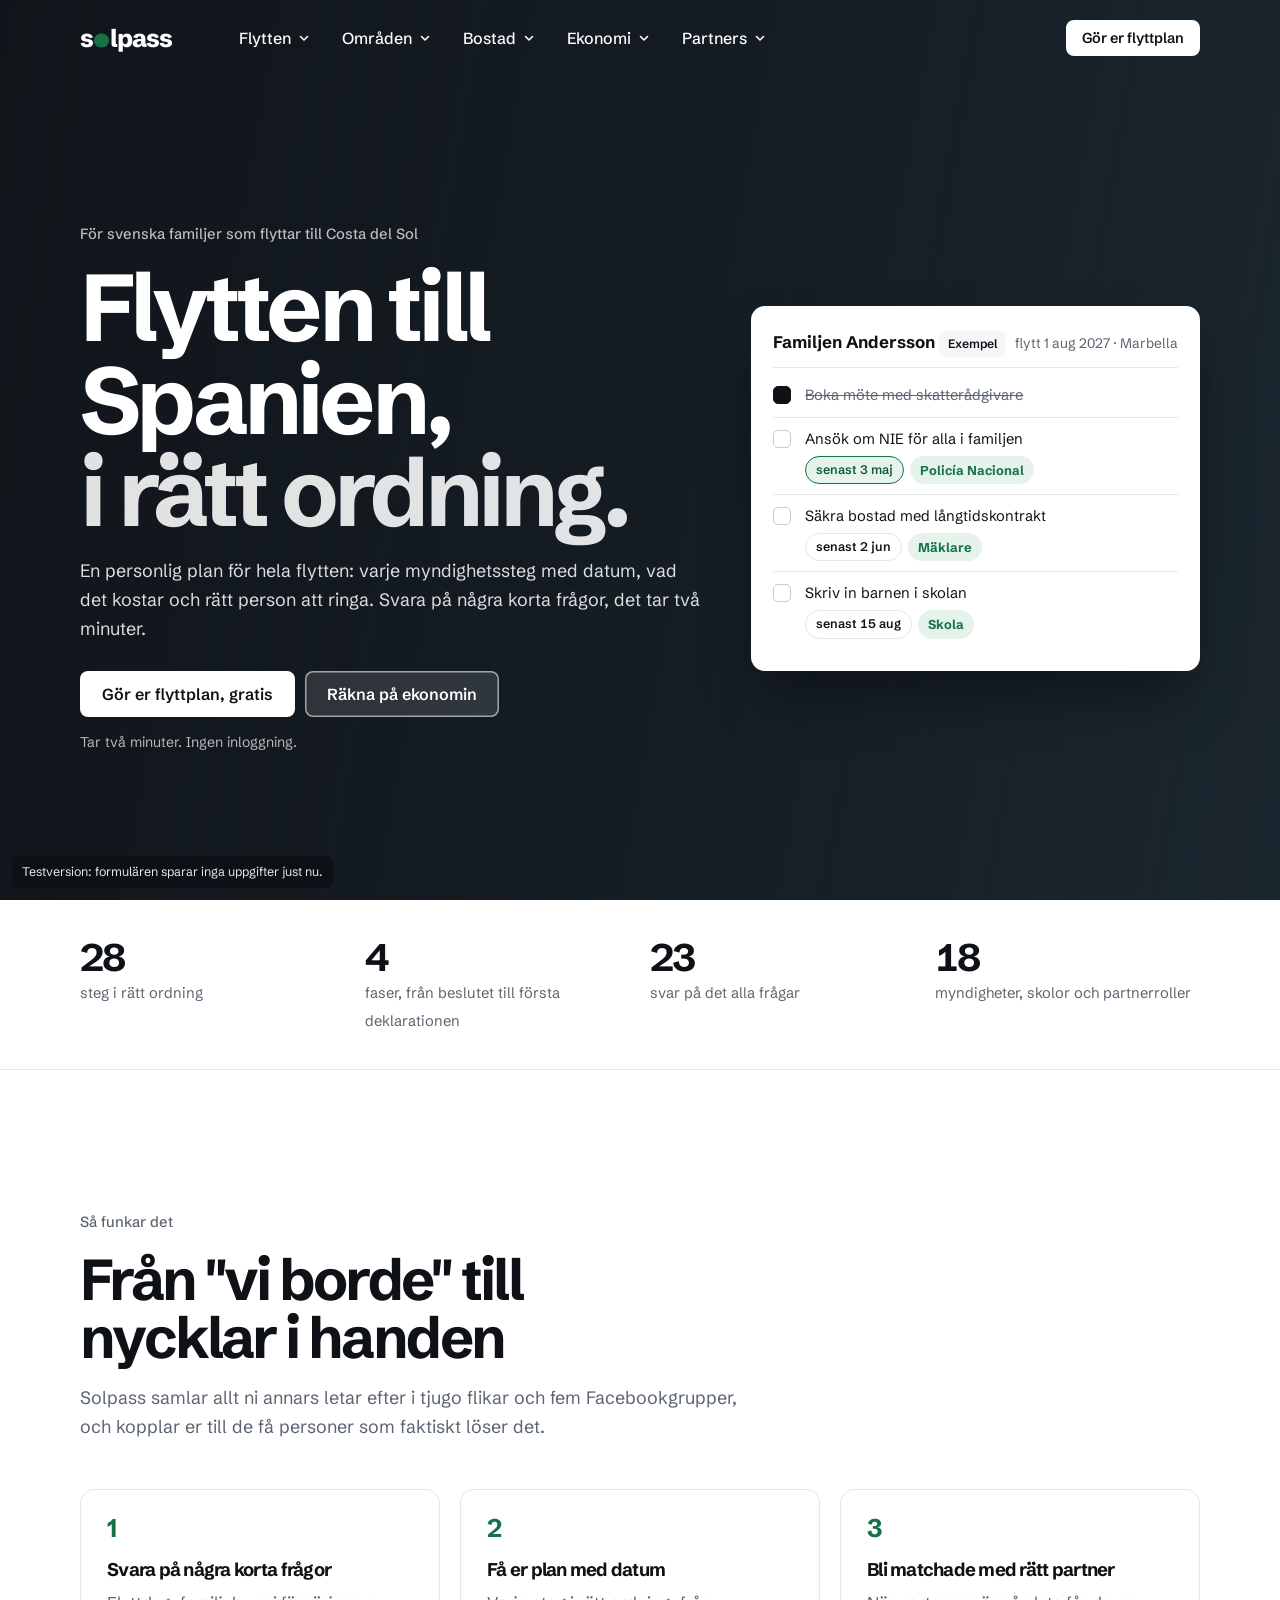
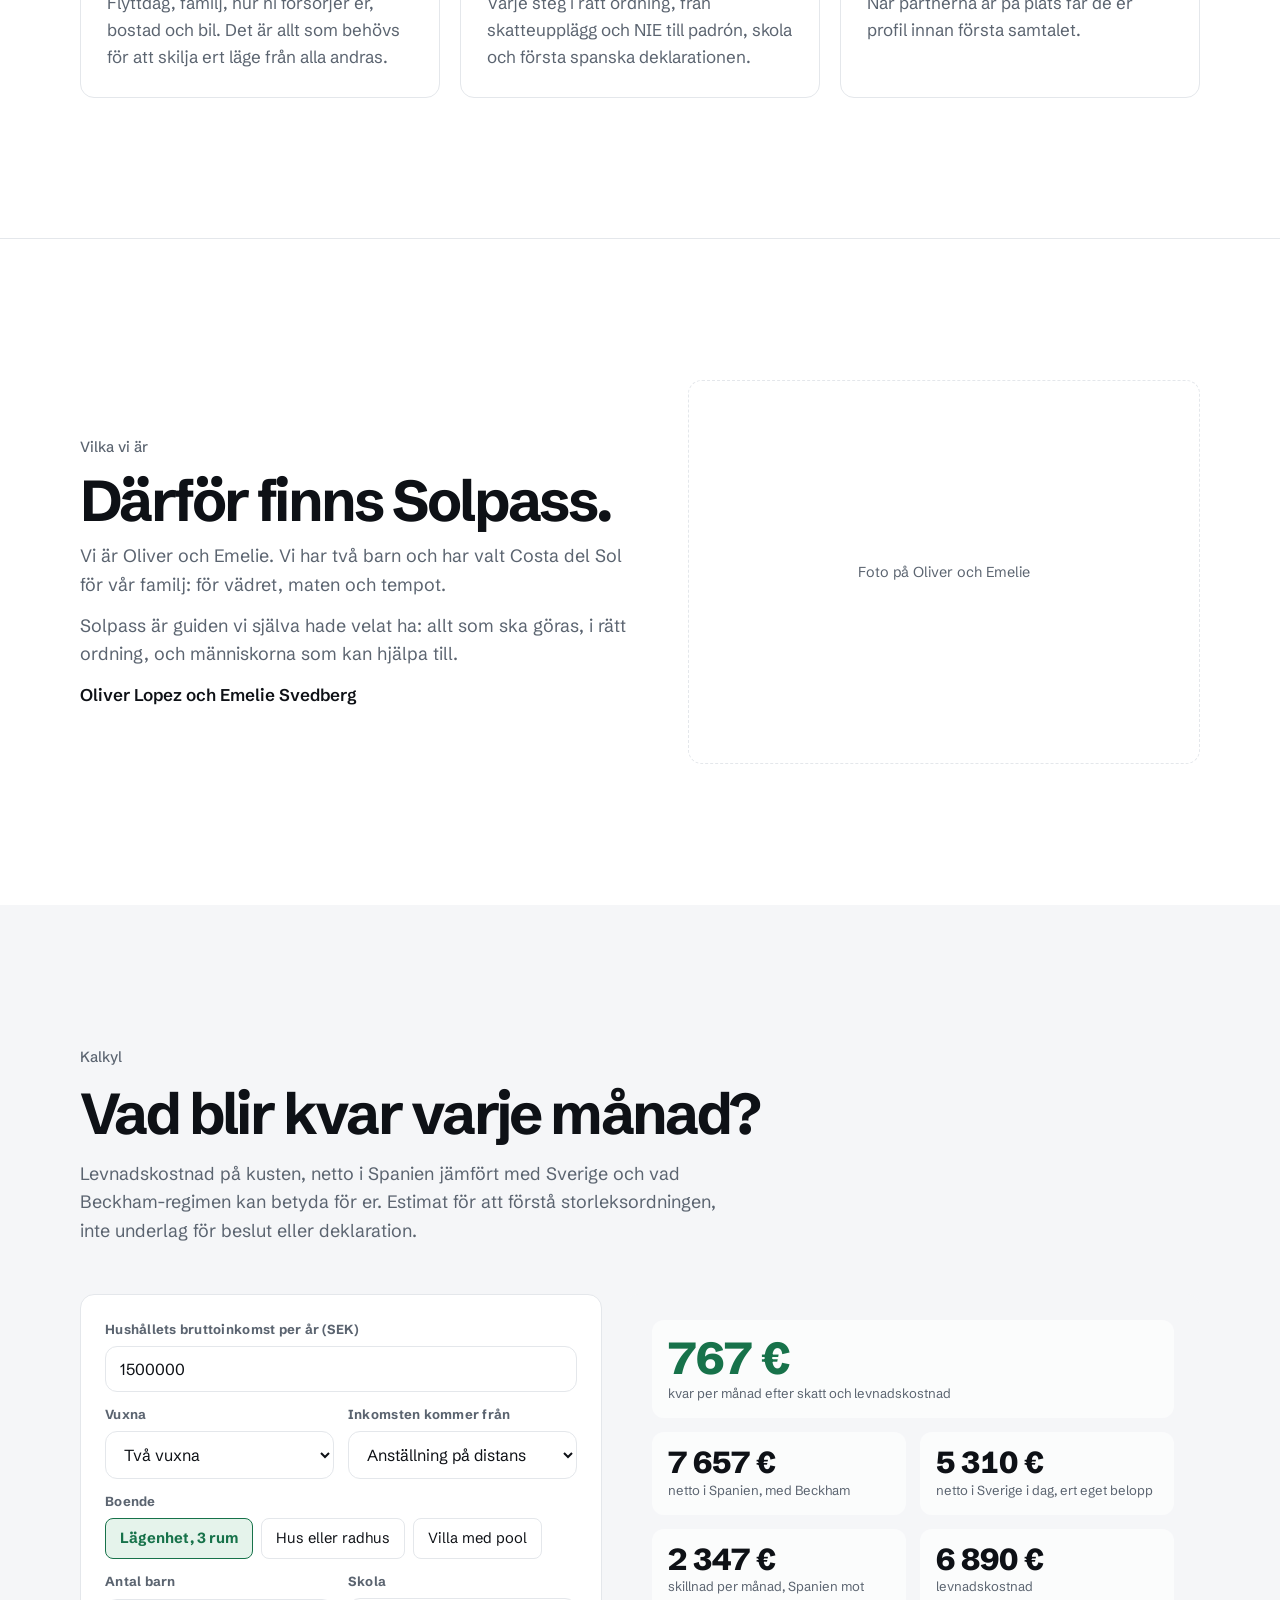
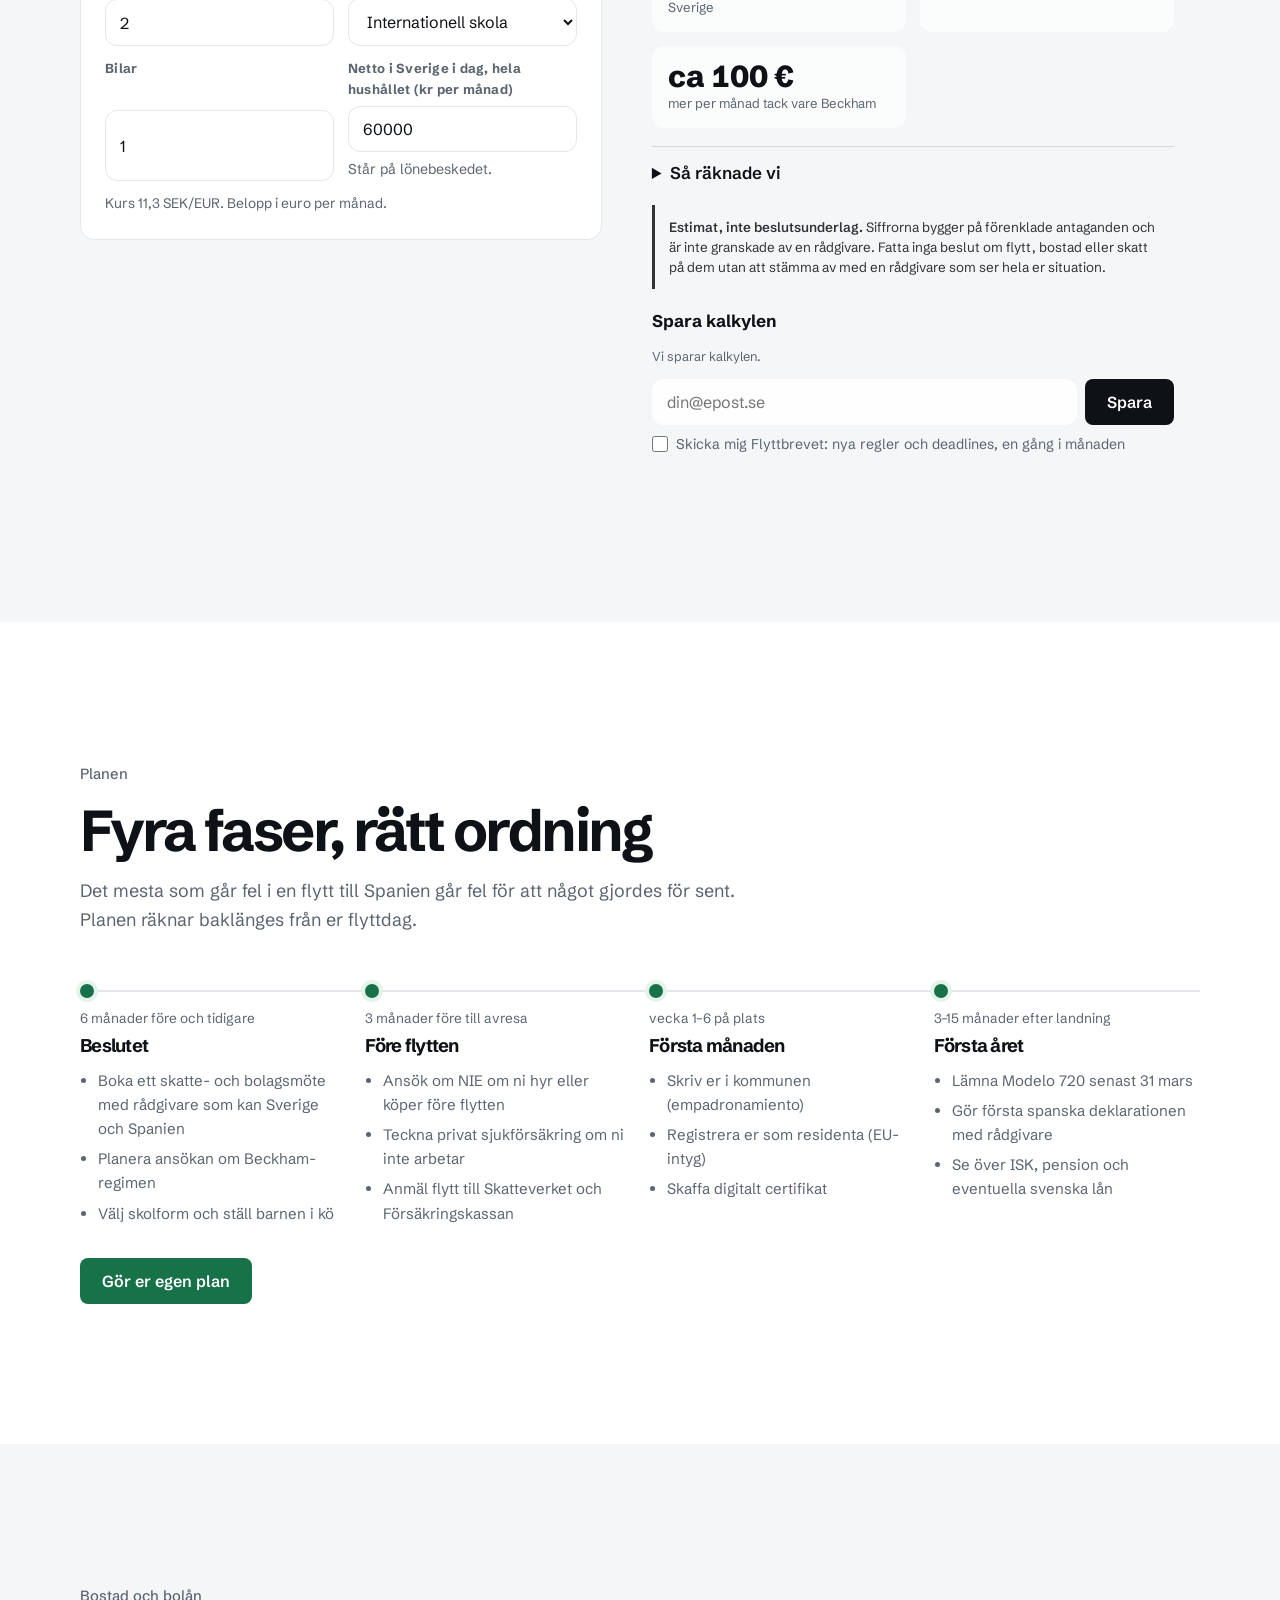
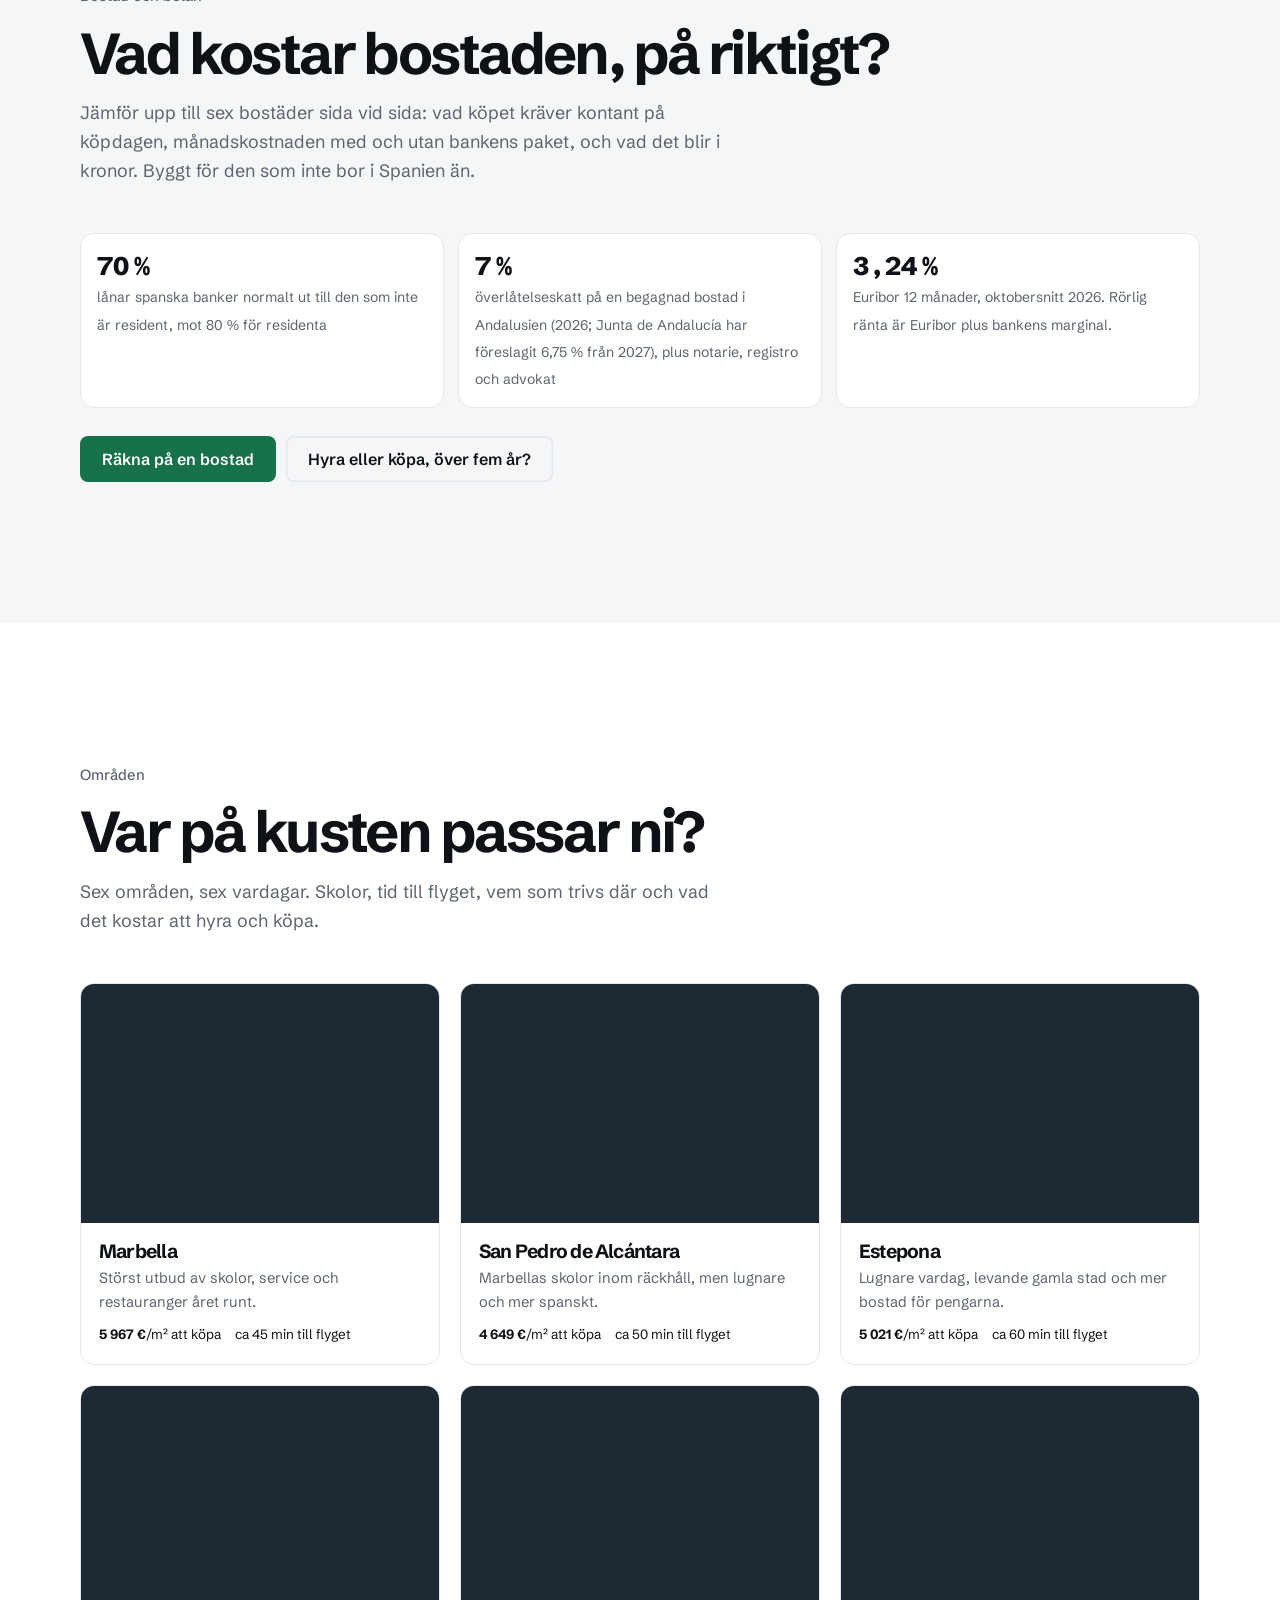
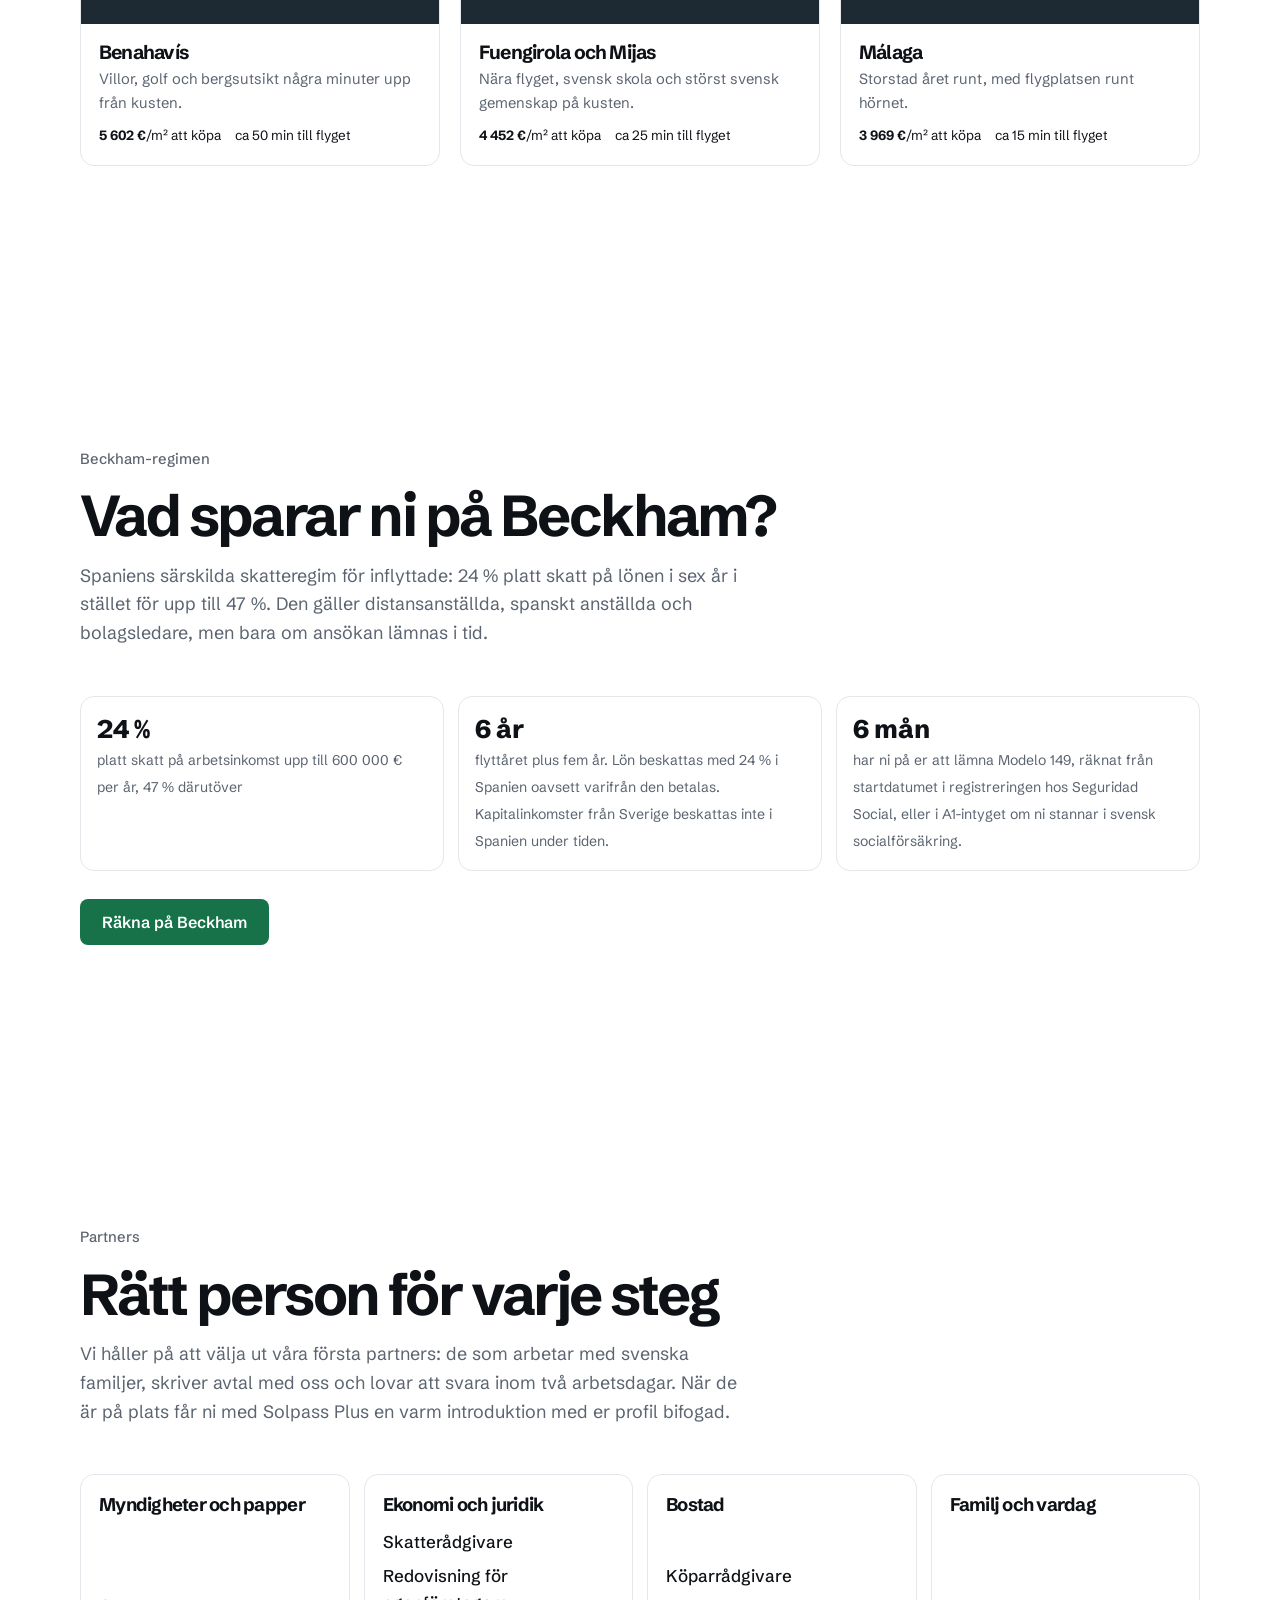
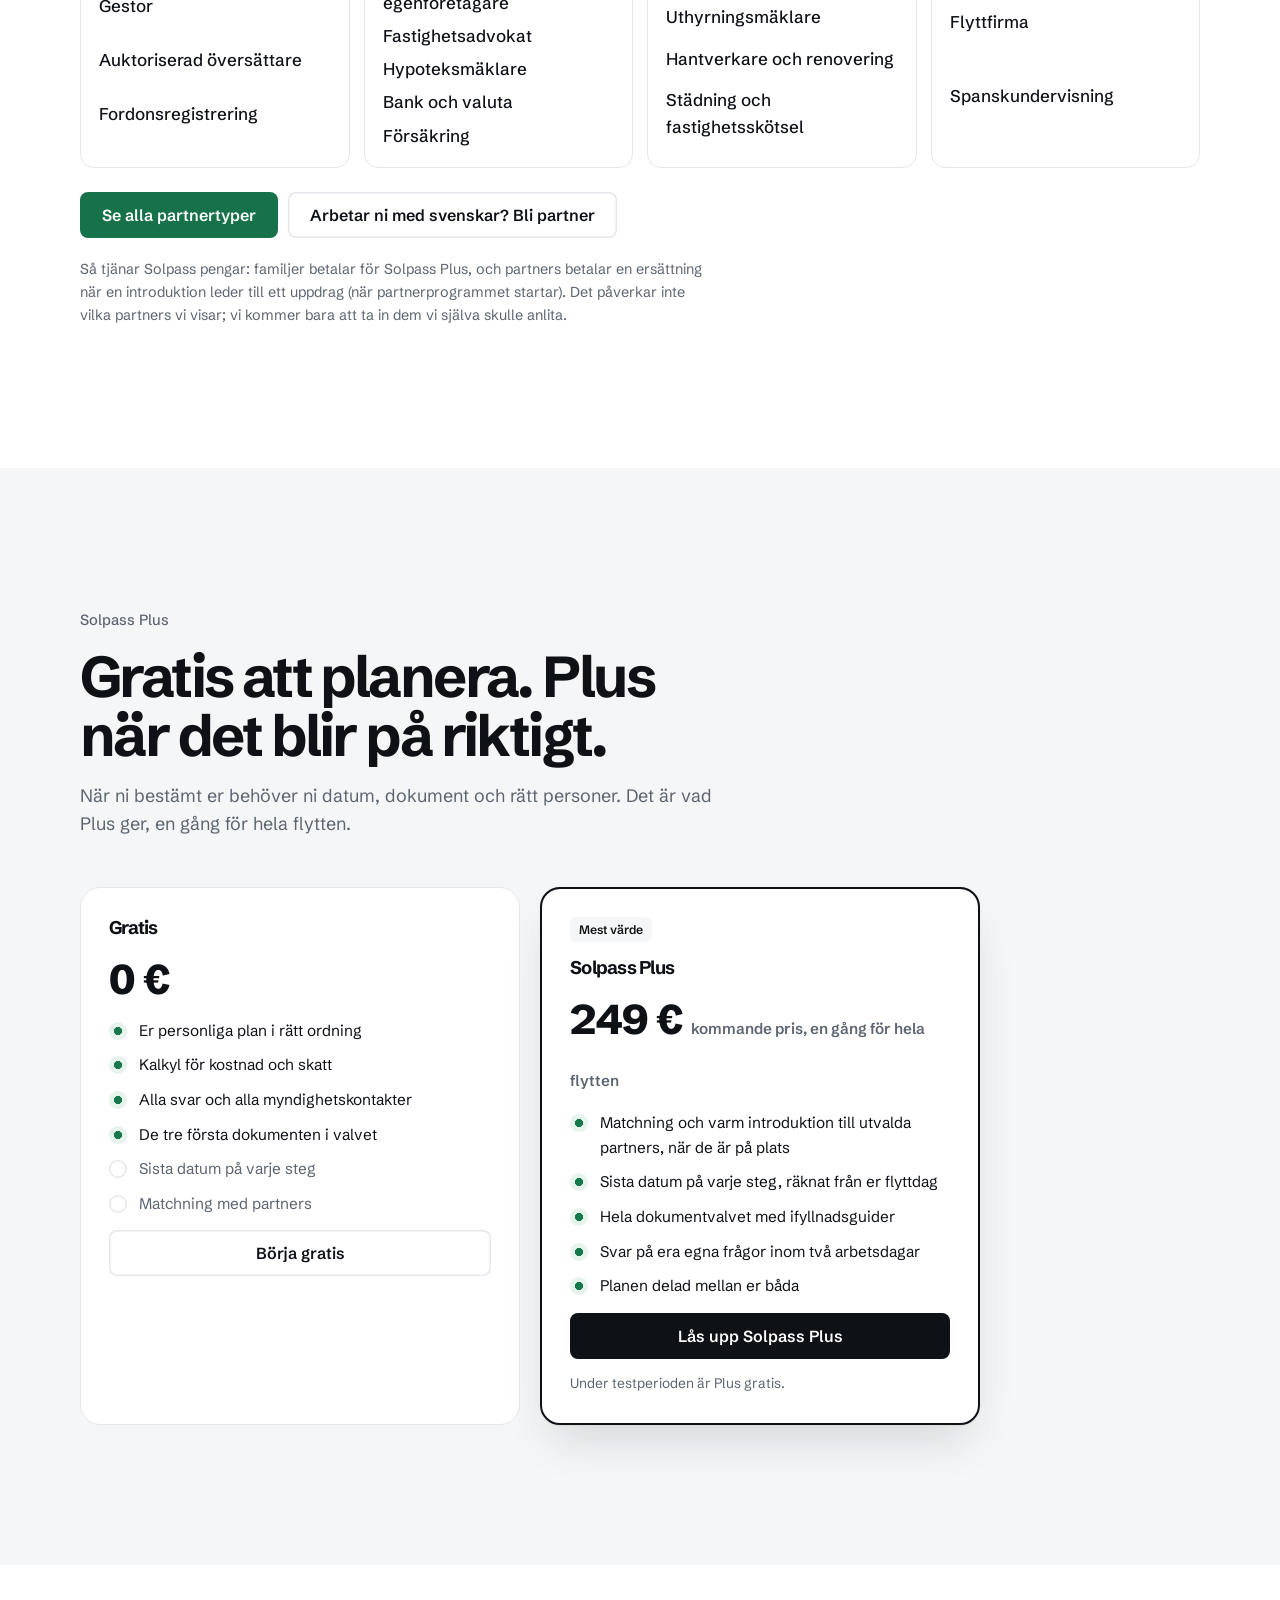
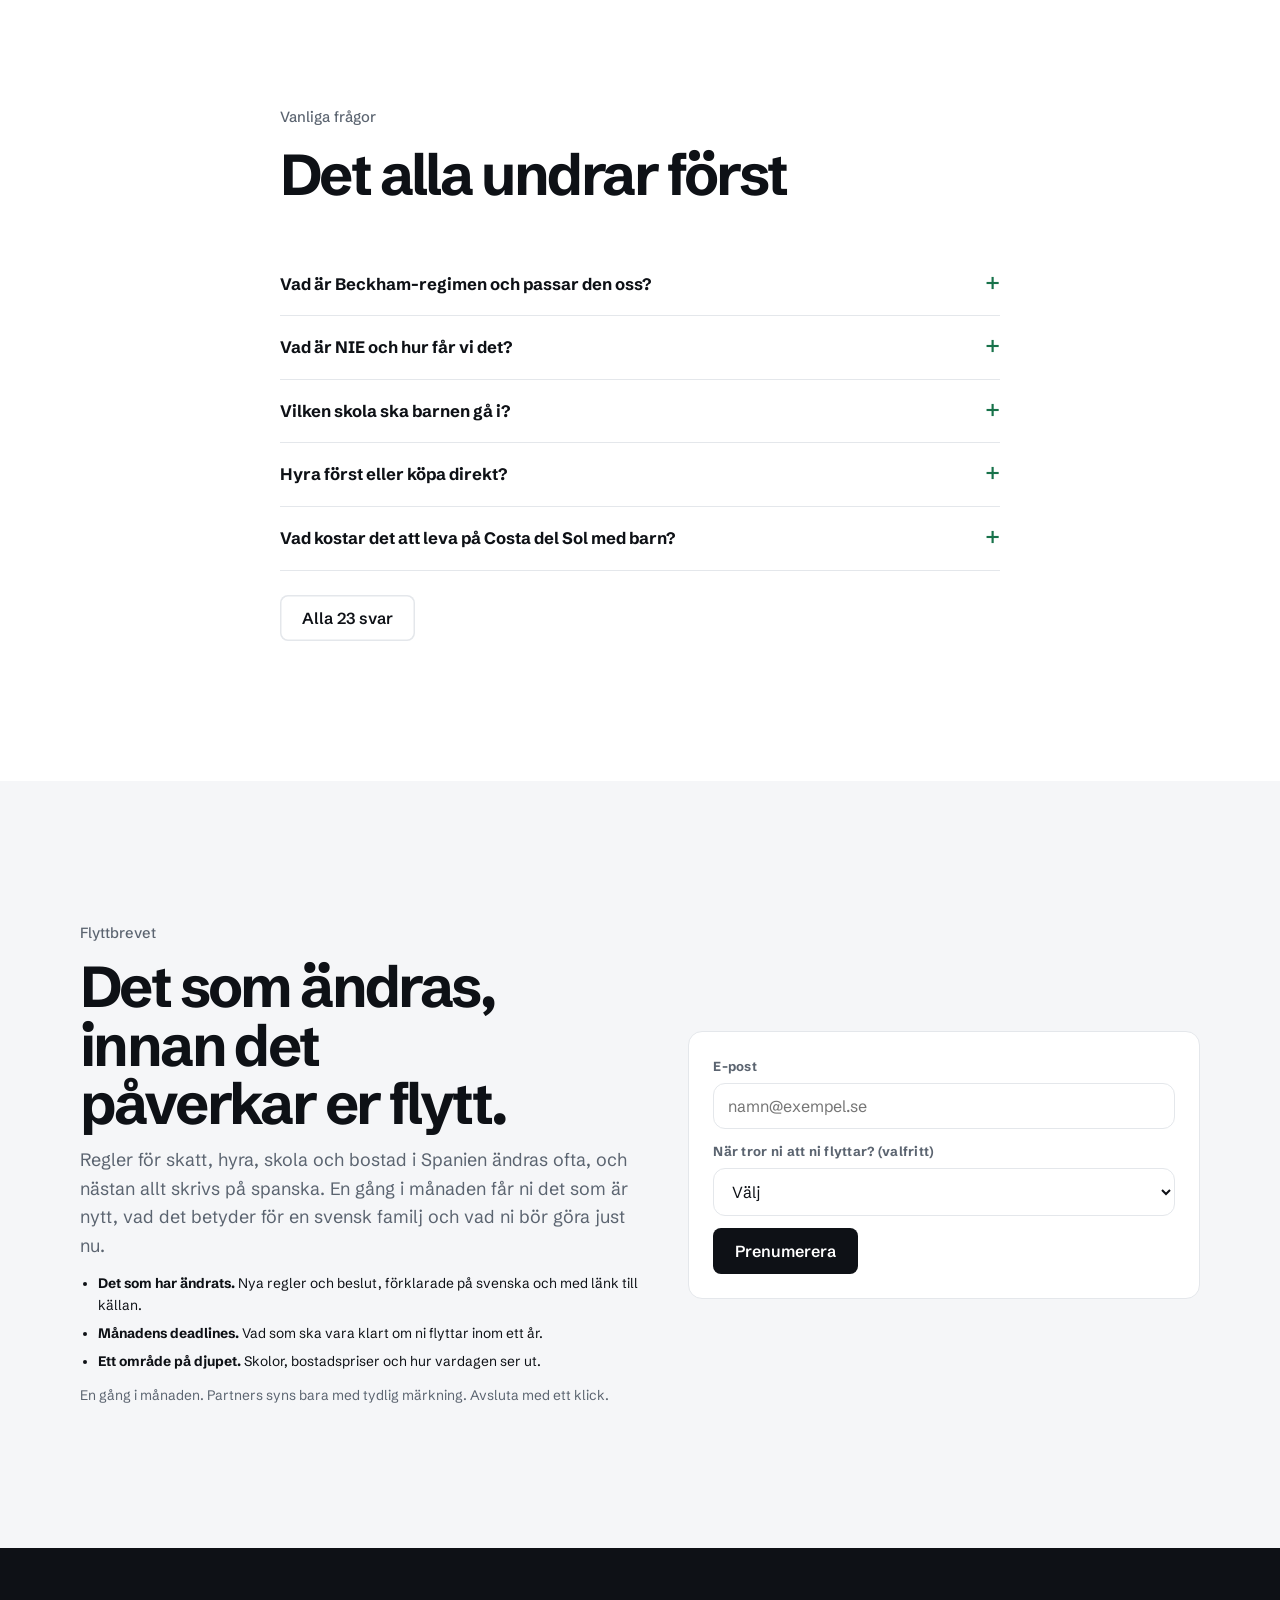
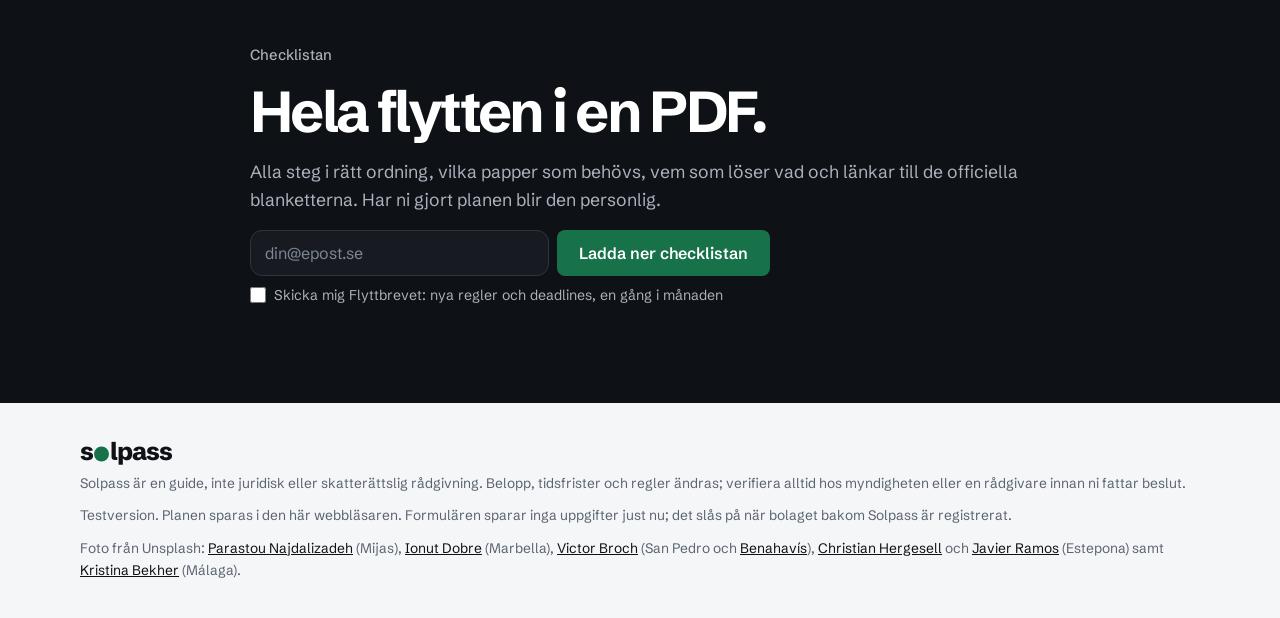
<file: index.html>
<!DOCTYPE html>
<html lang="sv">
<head>
<meta charset="UTF-8">
<meta name="viewport" content="width=device-width, initial-scale=1, viewport-fit=cover">
<meta name="robots" content="noindex, nofollow">
<title>Solpass – flytta till Costa del Sol</title>
<link rel="icon" href="data:image/svg+xml,%3Csvg xmlns='http://www.w3.org/2000/svg' viewBox='0 0 64 64'%3E%3Crect width='64' height='64' rx='14' fill='%230E1116'/%3E%3Ccircle cx='32' cy='32' r='13' fill='%2317724A'/%3E%3C/svg%3E">
<meta name="theme-color" content="#FFFFFF">
<meta name="description" content="Allt en svensk familj behöver göra för att flytta till Costa del Sol, i rätt ordning, och utvalda partners som kan hjälpa er när de är på plats.">
<link rel="preconnect" href="https://fonts.googleapis.com">
<link rel="preconnect" href="https://fonts.gstatic.com" crossorigin>
<link rel="stylesheet" href="https://fonts.googleapis.com/css2?family=Schibsted+Grotesk:wght@400;500;600;700;800&display=swap">
<style>
/* Layout: a marketing page (hero, proof, calculator, partners, pricing) and an app shell (wizard, plan, vault) routed on the hash. */
:root{
  --bg:#FFFFFF; --paper:#FFFFFF; --ink:#0E1116; --muted:#5B6470; --line:#E4E7EB;
  --sea:#17724A; --sea-soft:#E5F3EB; --acc:#17724A; --acc-soft:#E5F3EB; --acc-ink:#105A3A;
  --sun:#0E1116; --sun-ink:#FFFFFF; --sun-soft:#F5F6F8;
  --ok:#16794C; --ok-soft:#E6F4EC; --warn:#B4452B; --warn-soft:#F8E4DE;
  --deep:#F5F6F8; --on-deep:#0E1116; --on-deep-muted:#5B6470;
  --display:"Schibsted Grotesk","Helvetica Neue",system-ui,-apple-system,"Segoe UI",sans-serif;
  --body:"Schibsted Grotesk","Helvetica Neue",system-ui,-apple-system,"Segoe UI",sans-serif;
  --r:14px; --shadow:0 1px 2px rgba(14,17,22,.04),0 24px 48px -12px rgba(14,17,22,.14);
}
@media (prefers-color-scheme: dark){:root:not([data-theme="light"]){
  --bg:#0B0D10; --paper:#14171C; --ink:#EEF0F3; --muted:#9AA3AE; --line:#262B33;
  --sea:#4CC08A; --sea-soft:#12301F; --acc:#4CC08A; --acc-soft:#12301F; --acc-ink:#7FD6AA;
  --sun:#EEF0F3; --sun-ink:#0E1116; --sun-soft:#1B1F25;
  --ok:#62C394; --ok-soft:#173A2B; --warn:#F08A6E; --warn-soft:#46231A;
  --deep:#14171C; --on-deep:#EEF0F3; --on-deep-muted:#9AA3AE;
  --shadow:0 1px 2px rgba(0,0,0,.3),0 24px 48px -12px rgba(0,0,0,.5); color-scheme:dark}}
:root[data-theme="dark"]{
  --bg:#0B0D10; --paper:#14171C; --ink:#EEF0F3; --muted:#9AA3AE; --line:#262B33;
  --sea:#4CC08A; --sea-soft:#12301F; --acc:#4CC08A; --acc-soft:#12301F; --acc-ink:#7FD6AA;
  --sun:#EEF0F3; --sun-ink:#0E1116; --sun-soft:#1B1F25;
  --ok:#62C394; --ok-soft:#173A2B; --warn:#F08A6E; --warn-soft:#46231A;
  --deep:#14171C; --on-deep:#EEF0F3; --on-deep-muted:#9AA3AE;
  --shadow:0 1px 2px rgba(0,0,0,.3),0 24px 48px -12px rgba(0,0,0,.5); color-scheme:dark}

*{box-sizing:border-box}
html{scroll-behavior:smooth;scroll-padding-top:80px}
body{margin:0;background:var(--bg);color:var(--ink);font:17px/1.6 var(--body);-webkit-font-smoothing:antialiased}
body::before{content:"";position:fixed;inset:0 0 auto;height:env(safe-area-inset-top,0px);z-index:40;background:var(--paper)}
img{max-width:100%}
[hidden]{display:none!important}
a{color:var(--sea)}
h1,h2,h3{font-family:var(--display);letter-spacing:-.04em;margin:0;text-wrap:balance}
h1{font-weight:700;font-size:clamp(2.8rem,7.4vw,6.2rem);line-height:.98;letter-spacing:-.05em}
h2{font-weight:700;font-size:clamp(2rem,4.6vw,3.6rem);line-height:1.02;letter-spacing:-.045em}
h3{font-weight:700;font-size:1.15rem;line-height:1.25}
p{margin:0}
.wrap{max-width:1160px;margin:0 auto;padding-left:max(20px,env(safe-area-inset-left,0px));padding-right:max(20px,env(safe-area-inset-right,0px))}
.narrow{max-width:760px}
.eyebrow{font-size:.92rem;font-weight:500;color:var(--muted)}
.lead{font-size:1.12rem;color:var(--muted);max-width:60ch}
.muted{color:var(--muted)}
.small{font-size:.86rem}
.est{font-size:.84rem;line-height:1.5;margin:0;padding:12px 14px;border-left:3px solid currentColor;opacity:.85}
.est b{font-weight:600}
.stack{display:grid;gap:12px}
.row{display:flex;flex-wrap:wrap;gap:10px;align-items:center}

/* buttons */
.btn{display:inline-flex;align-items:center;justify-content:center;gap:8px;border:0;border-radius:8px;padding:13px 22px;font:600 1rem var(--body);cursor:pointer;text-decoration:none;transition:transform .15s ease,box-shadow .15s ease,background .15s ease}
.btn:focus-visible,.chip:focus-visible,.opt:focus-visible,a:focus-visible,summary:focus-visible{outline:3px solid var(--sea);outline-offset:2px}
.btn.sun{background:var(--sun);color:var(--sun-ink)}
.btn.sun:hover{background:color-mix(in srgb,var(--sun) 86%,var(--acc))}
.btn.sea{background:var(--sea);color:var(--paper)}
.btn.ghost{background:transparent;color:var(--ink);box-shadow:inset 0 0 0 1.5px var(--line)}
.btn.ghost:hover{box-shadow:inset 0 0 0 1.5px var(--ink)}
.btn.light{border-radius:8px;background:rgba(255,255,255,.12);color:#fff;box-shadow:inset 0 0 0 1.5px rgba(255,255,255,.55);backdrop-filter:blur(6px)}
.btn.sm{padding:9px 16px;font-size:.9rem}
.btn[disabled]{opacity:.55;cursor:default;transform:none}
.linkbtn{background:none;border:0;padding:0;font:inherit;color:var(--sea);font-weight:600;cursor:pointer;text-decoration:underline;text-underline-offset:3px}

/* header */
header.site{position:sticky;top:env(safe-area-inset-top,0px);z-index:30;background:color-mix(in srgb,var(--paper) 88%,transparent);backdrop-filter:saturate(1.4) blur(12px);border-bottom:1px solid var(--line)}
header.site .wrap{display:flex;align-items:center;gap:18px;min-height:76px}
.logo{font:800 1.55rem var(--display);letter-spacing:-.045em;color:var(--ink);text-decoration:none;display:inline-flex;align-items:center;line-height:1}
.logo i{display:inline-block;width:.6em;height:.6em;border-radius:50%;background:var(--acc);margin:0 .05em 0 .04em;transform:translateY(.1em)}
.mainnav{display:flex;gap:4px;margin-left:36px}
.dd{position:static}
.dd-btn{display:inline-flex;align-items:center;gap:7px;background:none;border:0;font:500 1rem var(--body);color:var(--ink);padding:10px 14px;border-radius:999px;cursor:pointer;transition:background .15s,color .15s}
.dd-btn:hover,.dd.open .dd-btn{background:var(--deep)}
.dd-btn.active::after{content:"";width:5px;height:5px;border-radius:50%;background:var(--acc);margin-left:2px}
.dd-btn svg{transition:transform .2s}
.dd.open .dd-btn svg{transform:rotate(180deg)}
.dd-menu{position:absolute;left:0;right:0;top:100%;background:var(--paper);border-bottom:1px solid var(--line);box-shadow:0 30px 60px -20px rgba(14,17,22,.25);visibility:hidden;opacity:0;transform:translateY(-8px);transition:opacity .18s ease,transform .18s ease,visibility 0s linear .18s;z-index:50}
.dd.open .dd-menu{visibility:visible;opacity:1;transform:none;transition:opacity .18s ease,transform .18s ease}
.mm{max-width:1160px;margin:0 auto;padding:36px max(20px,env(safe-area-inset-left,0px)) 44px;display:grid;grid-template-columns:minmax(0,1fr) minmax(0,1.25fr);gap:48px}
.mm-k{font-size:.86rem;color:var(--muted);margin:0 0 10px 14px}
.mm-wide{grid-template-columns:minmax(0,2.4fr) minmax(0,1fr)}
.mm-cols{display:grid;grid-template-columns:repeat(4,minmax(0,1fr));gap:12px}
.mm-col{display:grid;align-content:start;gap:2px}
.ms{display:block;text-decoration:none;color:var(--ink);font:600 1rem/1.3 var(--body);padding:9px 14px;border-radius:10px}
.ms:hover,.ms:focus-visible{background:var(--deep);outline:none}
.ms[aria-current="page"]{color:var(--acc-ink)}
.mm-side{display:grid;align-content:start;gap:4px}
.mm-side .small-cta{min-height:0;margin-top:10px;padding:22px}
.mm-side .small-cta b{font-size:1.6rem}
.pgrid.four{grid-template-columns:repeat(4,minmax(0,1fr))}
@media(max-width:1000px){.pgrid.four{grid-template-columns:repeat(2,minmax(0,1fr))}}
@media(max-width:560px){.pgrid.four{grid-template-columns:1fr}}
a.pcat{text-decoration:none;color:var(--ink)}
.plinks{display:grid;gap:6px;margin-top:6px}
.plinks a{color:var(--ink);text-decoration:none;font-weight:500}
.plinks a:hover{color:var(--acc-ink);text-decoration:underline;text-underline-offset:3px}
.crumb{display:flex;align-items:center;gap:10px;flex-wrap:wrap;color:var(--muted)}
.crumb a{color:var(--muted)}
.ptswitch{position:relative}
.ptbtn{display:inline-flex;align-items:center;gap:8px;font:600 1rem var(--body);color:var(--ink);background:var(--deep);border:1px solid var(--line);border-radius:999px;padding:8px 14px;cursor:pointer}
.ptbtn:hover{border-color:var(--ink)}
.ptlist{position:absolute;top:calc(100% + 8px);left:0;z-index:20;background:var(--paper);border:1px solid var(--line);border-radius:14px;box-shadow:var(--shadow);padding:16px;display:grid;grid-template-columns:repeat(4,minmax(170px,1fr));gap:16px;width:max-content;max-width:min(860px,calc(100vw - 32px))}
.ptlist[hidden]{display:none}
.ptlist .ptg{font-size:.82rem;color:var(--muted);margin:0 0 6px 10px}
.ptlist a{display:block;text-decoration:none;color:var(--ink);font-weight:500;padding:7px 10px;border-radius:8px}
.ptlist a:hover{background:var(--deep)}
.ptlist a[aria-current="page"]{color:var(--acc-ink);font-weight:700}
@media(max-width:760px){.ptlist{grid-template-columns:repeat(2,minmax(0,1fr));width:calc(100vw - 40px);left:0}}
@media(max-width:960px){.mm-wide{grid-template-columns:1fr}.mm-cols{grid-template-columns:1fr 1fr}.mm-side .small-cta{display:none}.ms{font-size:1rem;padding:8px 6px}}
.mm-links{display:grid;align-content:start;gap:2px}
.ml{display:block;width:100%;text-align:left;background:none;border:0;text-decoration:none;color:var(--ink);font:600 1.3rem/1.2 var(--body);letter-spacing:-.02em;padding:12px 14px;border-radius:12px;cursor:pointer;transition:background .15s}
.ml span{display:block;font:400 .92rem/1.4 var(--body);letter-spacing:0;color:var(--muted);margin-top:4px}
.ml:hover,.ml:focus-visible{background:var(--deep);outline:none}
.ml[aria-current="page"]{color:var(--acc-ink)}
.mm-feat{display:grid;grid-template-rows:1fr auto;min-height:300px;border-radius:16px;overflow:hidden;text-decoration:none;color:#fff;position:relative;background:#1d2a33}
.mm-ph{position:absolute;inset:0;background:center/cover no-repeat;transition:transform .6s ease}
.mm-feat:hover .mm-ph{transform:scale(1.04)}
.mm-ft{position:relative;grid-row:2;display:grid;gap:6px;padding:24px;background:linear-gradient(0deg,rgba(14,17,22,.85),rgba(14,17,22,0))}
.mm-ft small,.mm-cta small{font-size:.84rem;opacity:.8}
.mm-ft b{font:700 1.6rem/1.15 var(--body);letter-spacing:-.03em;max-width:18em}
.mm-ft em,.mm-cta em,.mm-stat em{font-style:normal;font-weight:600;display:inline-flex;align-items:center;gap:8px;margin-top:6px}
.mm-cta{display:grid;align-content:end;gap:10px;min-height:300px;padding:28px;border-radius:16px;background:#0E1116;color:#fff;text-decoration:none}
.mm-cta b{font:700 2.2rem/1.05 var(--body);letter-spacing:-.04em}
.mm-cta span{color:#AAB2BD;max-width:34em}
.mm-cta em{color:#7FD6AA}
.mm-stat{display:grid;align-content:end;gap:10px;min-height:300px;padding:28px;border-radius:16px;background:var(--acc-soft);color:var(--ink);text-decoration:none}
.mm-stat b{font:700 clamp(4rem,8vw,6.5rem)/.9 var(--body);letter-spacing:-.06em;color:var(--acc-ink)}
.mm-stat span{max-width:30em;color:var(--ink)}
.mm-stat em{color:var(--acc-ink)}
.mm-tiles{display:grid;grid-template-columns:repeat(3,minmax(0,1fr));gap:10px}
.mm-tiles a{position:relative;aspect-ratio:4/3;border-radius:12px;overflow:hidden;background:#1d2a33 center/cover no-repeat;text-decoration:none;color:#fff}
.mm-tiles a::after{content:"";position:absolute;inset:0;background:linear-gradient(0deg,rgba(14,17,22,.7),rgba(14,17,22,0) 60%);transition:background .2s}
.mm-tiles a:hover::after{background:linear-gradient(0deg,rgba(14,17,22,.8),rgba(14,17,22,.1) 70%)}
.mm-tiles span{position:absolute;left:12px;bottom:10px;z-index:1;font-weight:700;letter-spacing:-.01em}
.scrim{position:fixed;inset:0;background:rgba(14,17,22,.35);z-index:25;opacity:0;transition:opacity .2s}
body.menu-open .scrim{opacity:1}
.head-cta{margin-left:auto}
#plusBadge:not([hidden])+.head-cta{margin-left:10px}
#plusBadge{margin-left:auto}
.burger{display:none;background:none;border:0;color:inherit;padding:8px;border-radius:8px;cursor:pointer;margin-left:6px}
/* transparent header over the landing hero */
body.on-landing:not(.menu-open):not(.nav-open) header.site:not(.solid){background:transparent;border-bottom-color:transparent;backdrop-filter:none;color:#fff}
body.on-landing:not(.menu-open):not(.nav-open) header.site:not(.solid) .logo,body.on-landing:not(.menu-open):not(.nav-open) header.site:not(.solid) .dd-btn{color:#fff}
body.on-landing:not(.menu-open):not(.nav-open) header.site:not(.solid) .dd-btn:hover{background:rgba(255,255,255,.14)}
body.on-landing:not(.menu-open):not(.nav-open) header.site:not(.solid) .head-cta{background:#fff;color:#0E1116}
header.site{transition:background .25s,border-color .25s,color .25s}
body.menu-open header.site,body.nav-open header.site{background:var(--paper);backdrop-filter:none}
@media(max-width:1060px){.mainnav{margin-left:16px}.dd-btn{padding:10px 10px}}
@media(max-width:960px){
  .burger{display:inline-grid;place-items:center}
  .mainnav{display:none;position:absolute;top:100%;left:0;right:0;height:calc(100dvh - 76px);margin:0;background:var(--paper);flex-direction:column;gap:0;padding:8px 20px 40px;overflow:auto;border-top:1px solid var(--line)}
  body.nav-open .mainnav{display:flex}
  body.nav-open{overflow:hidden}
  .dd{border-bottom:1px solid var(--line)}
  .dd-btn{width:100%;justify-content:space-between;font:600 1.5rem var(--body);letter-spacing:-.03em;color:var(--ink);padding:20px 2px;border-radius:0}
  .dd-btn:hover,.dd.open .dd-btn{background:none}
  .dd-btn.active::after{display:none}
  .dd-menu{position:static;box-shadow:none;border:0;display:none;visibility:visible;opacity:1;transform:none;transition:none}
  .dd.open .dd-menu{display:block}
  .mm{grid-template-columns:1fr;padding:0 0 18px;gap:14px}
  .mm-k{display:none}
  .ml{font-size:1.1rem;padding:10px 6px}
  .mm-feat,.mm-cta,.mm-stat{display:none}
  .mm-tiles{grid-template-columns:repeat(2,minmax(0,1fr))}
  .scrim{display:none}
}
.plusbadge{display:inline-flex;align-items:center;gap:6px;background:var(--acc-soft);color:var(--acc-ink);border-radius:6px;padding:4px 10px;font-size:.78rem;font-weight:700}

/* hero */
.hero{position:relative;color:#fff;background:#1d2a33;overflow:hidden;min-height:min(100svh,980px);display:grid;align-items:center;margin-top:-77px;padding-top:77px}
.hero::before{content:"";position:absolute;inset:0;background:url("https://images.unsplash.com/photo-1774208671069-c2e5a00689c3?fm=jpg&q=70&w=2200&auto=format&fit=crop") center 62%/cover no-repeat;transform-origin:60% 50%;animation:kb 22s ease-out both}
.hero::after{content:"";position:absolute;inset:0;background:linear-gradient(100deg,rgba(14,17,22,.82) 0%,rgba(14,17,22,.58) 45%,rgba(14,17,22,.12) 100%)}
.hero>.wrap{position:relative;z-index:1;width:100%}
@keyframes kb{from{transform:scale(1.08)}to{transform:scale(1)}}
@media (prefers-reduced-motion: reduce){.hero::before{animation:none}}
.hero .wrap{display:grid;grid-template-columns:minmax(0,1.25fr) minmax(0,.9fr);gap:48px;align-items:center;padding-block:clamp(56px,10vw,120px)}
.hero .eyebrow{color:rgba(255,255,255,.72)}
.hero h1 .mute{color:rgba(255,255,255,.88);display:block}
.hero .btn.sun{background:#fff;color:#0E1116}
.hero .btn.sun:hover{background:#E9ECEF}
.hero h1{margin:14px 0 18px}
.hero p.lead{color:rgba(255,255,255,.86)}
.hero .row{margin-top:28px}
.hero .fine{margin-top:14px;font-size:.88rem;color:rgba(255,255,255,.7)}
.preview{background:var(--paper);color:var(--ink);border-radius:14px;box-shadow:0 30px 60px -12px rgba(0,0,0,.45);padding:22px}
.preview .ph{display:flex;justify-content:space-between;align-items:baseline;border-bottom:1px solid var(--line);padding-bottom:10px;margin-bottom:6px}
.preview .ph b{font-family:var(--display);font-size:1.05rem}
.ptask{display:grid;grid-template-columns:22px 1fr;gap:10px;padding:10px 0;border-bottom:1px solid var(--line);font-size:.92rem}
.ptask:last-child{border-bottom:0}
.ptask .box{width:18px;height:18px;border-radius:5px;border:1.5px solid #C5CBD3;margin-top:2px}
.ptask.done .box{background:var(--ink);border-color:var(--ink)}
.ptask.done .tt{text-decoration:line-through;color:var(--muted)}
.ptask .meta{display:flex;gap:6px;margin-top:4px;flex-wrap:wrap}
@media(max-width:860px){.hero .wrap{grid-template-columns:1fr}.preview{max-width:460px}}

/* sections */
section.block{padding-block:clamp(72px,11vw,144px)}
section.block.alt{background:var(--deep)}
section.block.alt .card,section.block.alt .step{background:var(--paper)}
@media (prefers-reduced-motion: no-preference){
  .rv{opacity:0;transform:translateY(22px);transition:opacity .7s ease,transform .7s cubic-bezier(.2,.7,.2,1)}
  .rv.in{opacity:1;transform:none}
  .hero h1,.hero .lead,.hero .row,.hero .preview{animation:up .9s cubic-bezier(.2,.7,.2,1) both}
  .hero .lead{animation-delay:.08s}.hero .row{animation-delay:.16s}.hero .preview{animation-delay:.24s}
}
@keyframes up{from{opacity:0;transform:translateY(24px)}to{opacity:1;transform:none}}
.step,.acard,.pcat{transition:transform .25s ease,box-shadow .25s ease,border-color .25s}
.step:hover,.acard:hover,.pcat:hover{transform:translateY(-3px);box-shadow:var(--shadow);border-color:transparent}
.sec-head{display:grid;gap:16px;margin-bottom:48px;max-width:820px}
.facts{background:var(--paper);color:var(--ink);border-bottom:1px solid var(--line)}
.facts .wrap{display:grid;grid-template-columns:repeat(4,minmax(0,1fr));gap:20px;padding-block:36px}
.fact b{display:block;font:700 2.4rem/1.1 var(--body);letter-spacing:-.04em;color:var(--ink);font-variant-numeric:tabular-nums}
.fact span{font-size:.92rem;color:var(--muted)}
@media(max-width:760px){.facts .wrap{grid-template-columns:repeat(2,minmax(0,1fr))}}

.steps{display:grid;grid-template-columns:repeat(3,minmax(0,1fr));gap:20px;counter-reset:s}
.step{background:var(--paper);border:1px solid var(--line);border-radius:var(--r);padding:26px;min-width:0}
section.alt .step{background:var(--paper)}
.step .n{color:var(--acc);font:700 1.6rem/1 var(--body);letter-spacing:-.03em;margin-bottom:16px}
.step p{color:var(--muted);margin-top:8px}
@media(max-width:860px){.steps{grid-template-columns:1fr}}

/* calculator */
.calc{display:grid;grid-template-columns:minmax(0,1fr) minmax(0,1.1fr);gap:24px;align-items:start}
@media(max-width:900px){.calc{grid-template-columns:1fr}}
.card{background:var(--paper);border:1px solid var(--line);border-radius:var(--r);padding:24px;min-width:0}
section.alt .card{background:var(--paper)}
.field{display:grid;gap:6px}
.field>span,.label{font-size:.82rem;font-weight:700;color:var(--muted);letter-spacing:.02em}
input:not([type]),input[type=text],input[type=email],input[type=tel],input[type=number],input[type=date],select,textarea{width:100%;padding:12px 14px;border:1.5px solid var(--line);border-radius:12px;background:var(--paper);color:var(--ink);font:1rem var(--body)}
section.alt input,section.alt select,section.alt textarea{background:var(--paper)}
input:focus,select:focus,textarea:focus{outline:none;border-color:var(--sea);box-shadow:0 0 0 3px var(--sea-soft)}
textarea{min-height:110px;resize:vertical}
.chips{display:flex;flex-wrap:wrap;gap:8px}
.chip{position:relative;border:1.5px solid var(--line);border-radius:8px;padding:8px 14px;font-size:.92rem;cursor:pointer;background:var(--paper);user-select:none}
.chip input{position:absolute;opacity:0;pointer-events:none}
.chip:has(input:checked){border-color:var(--sea);background:var(--sea-soft);color:var(--sea);font-weight:700}
.chip:has(input:focus-visible){outline:3px solid var(--sea);outline-offset:2px}
.grid2{display:grid;grid-template-columns:repeat(2,minmax(0,1fr));gap:14px}
@media(max-width:520px){.grid2{grid-template-columns:1fr}}
.result{background:var(--deep);color:var(--on-deep);border-radius:var(--r);padding:26px;display:grid;gap:18px;min-width:0}
.kpis{display:grid;grid-template-columns:repeat(2,minmax(0,1fr));gap:14px}
.kpi{border-radius:12px;background:rgba(255,255,255,.65);padding:14px 16px;min-width:0}
.kpi .v{font:800 clamp(1.4rem,3vw,1.9rem) var(--body);font-variant-numeric:tabular-nums;line-height:1.1}
.kpi .l{font-size:.82rem;color:var(--on-deep-muted)}
.kpi.big{grid-column:1/-1;background:rgba(255,255,255,.65)}
.kpi.big .v{font-size:clamp(2rem,5vw,2.8rem);color:var(--sea)}
.kpi.big.neg .v{color:var(--warn)}
.result details{border-top:1px solid rgba(31,46,58,.15);padding-top:12px}
.result summary{cursor:pointer;font-weight:600}
.result table{width:100%;border-collapse:collapse;margin-top:8px;font-size:.92rem}
.result td{padding:6px 0;border-bottom:1px solid rgba(31,46,58,.12)}
.result td:last-child{text-align:right;font-variant-numeric:tabular-nums}
.result .note{font-size:.8rem;color:var(--on-deep-muted)}
.capture{display:flex;gap:8px;flex-wrap:wrap}
.capture input:not([type=checkbox]){flex:1 1 200px;min-width:0}
.nl{display:flex;align-items:center;gap:8px;flex-basis:100%;font-size:.88rem;color:var(--muted);cursor:pointer}
.nl input{flex:none;width:16px;height:16px;accent-color:var(--acc);margin:0}
.band .nl,.gate .nl{color:#AAB2BD}
.result .capture input:not([type=checkbox]){background:rgba(255,255,255,.95);color:#0F2535;border-color:transparent}
.ok-msg{background:var(--ok-soft);color:var(--ink);border-radius:12px;padding:12px 14px;font-size:.95rem}
.result .ok-msg{background:rgba(98,195,148,.16);color:var(--on-deep)}
.err{color:var(--warn);font-size:.9rem}

/* timeline */
.timeline{display:grid;grid-template-columns:repeat(4,minmax(0,1fr));gap:18px}
.phase-card{position:relative;padding-top:26px;min-width:0}
.phase-card::before{content:"";position:absolute;top:8px;left:0;right:-18px;height:2px;background:var(--line)}
.phase-card:last-child::before{right:0}
.phase-card .dot{position:absolute;top:2px;left:0;width:14px;height:14px;border-radius:50%;background:var(--acc);box-shadow:0 0 0 4px var(--acc-soft)}
.phase-card h3{margin-top:4px}
.phase-card .when{font-size:.85rem;color:var(--muted)}
.phase-card ul{margin:12px 0 0;padding-left:18px;color:var(--muted);font-size:.94rem;display:grid;gap:6px}
@media(max-width:900px){.timeline{grid-template-columns:1fr 1fr}.phase-card::before{right:0}}
@media(max-width:520px){.timeline{grid-template-columns:1fr}}

/* partners */
.pgrid{display:grid;grid-template-columns:repeat(3,minmax(0,1fr));gap:14px}
@media(max-width:900px){.pgrid{grid-template-columns:repeat(2,minmax(0,1fr))}}
@media(max-width:520px){.pgrid{grid-template-columns:1fr}}
.pcat{background:var(--paper);border:1px solid var(--line);border-radius:14px;padding:18px;display:grid;gap:6px;min-width:0}
section.alt .pcat{background:var(--bg)}
.pcat p{color:var(--muted);font-size:.92rem}
.pill{display:inline-block;font-size:.76rem;font-weight:600;padding:3px 9px;border-radius:6px;background:var(--sun-soft);color:var(--ink);justify-self:start}
.pill.v{background:var(--ok-soft);color:var(--ok)}
.pill.o{background:var(--sun-soft)}
.feature{margin-top:28px;display:grid;grid-template-columns:minmax(0,1.1fr) minmax(0,1fr);border-radius:var(--r);overflow:hidden;background:var(--deep);color:var(--on-deep)}
.feature .img{min-height:280px;background:#173247 center/cover no-repeat;background-image:url("https://images.unsplash.com/photo-1747495956302-6e41f0af9b83?fm=jpg&q=70&w=1400&auto=format&fit=crop")}
.feature .body{padding:clamp(24px,4vw,40px);display:grid;gap:14px;align-content:start}
.feature .eyebrow{color:var(--sea)}
.feature p{color:var(--on-deep-muted)}
.feature .chip{background:var(--paper);color:var(--on-deep);border-color:var(--line)}
.feature .chip:has(input:checked){background:rgba(255,255,255,.7);border-color:var(--sea);color:var(--sea)}
.feature select,.feature input{background:rgba(255,255,255,.95);color:#0F2535;border-color:transparent}
.feature .disclose{font-size:.82rem;color:var(--on-deep-muted);border-top:1px solid rgba(31,46,58,.15);padding-top:12px}
.feature .ok-msg{background:rgba(98,195,148,.16);color:var(--on-deep)}
@media(max-width:860px){.feature{grid-template-columns:1fr}.feature .img{min-height:200px}}
.qc{display:grid;grid-template-columns:minmax(0,1fr) minmax(0,1fr);gap:0;border:1px solid var(--line);border-radius:20px;overflow:hidden;background:var(--paper)}
@media(max-width:900px){.qc{grid-template-columns:1fr}}
.qc-in{padding:28px;display:grid;gap:10px;align-content:start}
.qc-row{display:flex;justify-content:space-between;align-items:baseline;margin-top:8px}
.qc-row label{font-weight:600}
.qc-row output{font:700 1.15rem var(--body);font-variant-numeric:tabular-nums;letter-spacing:-.02em}
.qc-two{display:grid;grid-template-columns:repeat(2,minmax(0,1fr));gap:12px;margin-top:6px}
@media(max-width:520px){.qc-two{grid-template-columns:1fr}}
input[type=range]{-webkit-appearance:none;appearance:none;width:100%;height:28px;background:transparent;cursor:pointer;--p:50%}
input[type=range]::-webkit-slider-runnable-track{height:6px;border-radius:3px;background:linear-gradient(90deg,var(--acc) var(--p),var(--line) var(--p))}
input[type=range]::-moz-range-track{height:6px;border-radius:3px;background:linear-gradient(90deg,var(--acc) var(--p),var(--line) var(--p))}
input[type=range]::-webkit-slider-thumb{-webkit-appearance:none;width:22px;height:22px;border-radius:50%;background:var(--paper);border:2px solid var(--acc);margin-top:-8px;box-shadow:0 1px 4px rgba(14,17,22,.2)}
input[type=range]::-moz-range-thumb{width:18px;height:18px;border-radius:50%;background:var(--paper);border:2px solid var(--acc)}
input[type=range]:focus-visible{outline:none}
input[type=range]:focus-visible::-webkit-slider-thumb{box-shadow:0 0 0 4px var(--acc-soft)}
.seg{display:inline-flex;background:var(--deep);border:1px solid var(--line);border-radius:10px;padding:3px;gap:2px}
.seg button{font:500 .92rem var(--body);background:none;border:0;border-radius:8px;padding:8px 12px;cursor:pointer;color:var(--muted)}
.seg button[aria-pressed="true"]{background:var(--paper);color:var(--ink);font-weight:600;box-shadow:0 1px 2px rgba(14,17,22,.08)}
.presets{display:grid;grid-template-columns:repeat(2,minmax(0,1fr));gap:8px;margin-top:4px}
.presets button{text-align:left;background:var(--paper);border:1.5px solid var(--line);border-radius:12px;padding:10px 12px;cursor:pointer;font:600 .92rem var(--body);color:var(--ink)}
.presets button b{display:block;font:700 1.15rem var(--body);letter-spacing:-.02em;margin-top:2px}
.presets button small{display:block;font-weight:400;color:var(--muted);font-size:.78rem;margin-top:2px}
.presets button[aria-pressed="true"]{border-color:var(--acc);background:var(--acc-soft)}
.qc-more{margin-top:10px;border-top:1px solid var(--line);padding-top:10px}
.qc-more summary{cursor:pointer;font-weight:600}
.qc-out{background:#0E1116;color:#fff;padding:28px;display:grid;gap:16px;align-content:start}
.qc-big span{display:block;color:#AAB2BD;font-size:.92rem}
.qc-big b{display:block;font:700 clamp(3rem,6vw,4.6rem)/1 var(--body);letter-spacing:-.05em;font-variant-numeric:tabular-nums;margin:6px 0}
.qc-big small{color:#AAB2BD;font-size:.9rem}
.qc-bar{display:flex;height:12px;border-radius:6px;overflow:hidden;background:#1F252D}
.qc-bar i{display:block;height:100%;transition:width .3s ease}
.qc-legend{list-style:none;margin:0;padding:0;display:grid;grid-template-columns:repeat(2,minmax(0,1fr));gap:6px 16px;font-size:.88rem;color:#C9CFD6}
.qc-legend li{display:flex;align-items:center;gap:8px}
.qc-legend li b{margin-left:auto;color:#fff;font-weight:600;font-variant-numeric:tabular-nums}
.qc-legend i{width:10px;height:10px;border-radius:3px;flex:none}
.qc-cash{display:grid;grid-template-columns:repeat(2,minmax(0,1fr));gap:12px;border-top:1px solid #262B33;padding-top:16px}
.qc-cash span{display:block;color:#AAB2BD;font-size:.86rem}
.qc-cash b{font:700 1.5rem var(--body);letter-spacing:-.03em;font-variant-numeric:tabular-nums}
.qc-scen-h{color:#AAB2BD;font-size:.86rem;border-top:1px solid #262B33;padding-top:16px}
.qc-scen{display:grid;grid-template-columns:repeat(2,minmax(0,1fr));gap:10px}
.qc-scen div{background:#171B21;border:1px solid #262B33;border-radius:12px;padding:12px 14px}
.qc-scen span{display:block;font-size:.84rem;color:#AAB2BD}
.qc-scen b{display:block;font:700 1.25rem var(--body);font-variant-numeric:tabular-nums;margin-top:2px}
.qc-scen em{font-style:normal;font-size:.84rem;font-weight:600}
.qc-scen .up{color:#F0A08A}.qc-scen .down{color:#7FD6AA}
.qc-out .btn.sun{background:#17724A;color:#fff}
.qc-out .btn.ghost{color:#fff;box-shadow:inset 0 0 0 1.5px #3A414B}
.pthero{padding:clamp(24px,4vw,40px) 0 8px}
.pthero h2{font-size:clamp(2.6rem,6vw,4.6rem);margin-top:18px}
.pt-short{font:600 clamp(1.1rem,2vw,1.35rem)/1.3 var(--body);color:var(--acc-ink);margin:8px 0 10px;letter-spacing:-.01em}
.pthero .lead{max-width:62ch}
.ptfacts{display:grid;grid-template-columns:repeat(3,minmax(0,1fr));border:1px solid var(--line);border-radius:16px;margin-top:28px;background:var(--paper)}
@media(max-width:760px){.ptfacts{grid-template-columns:1fr}}
.ptfacts>div{padding:18px 20px;border-right:1px solid var(--line)}
.ptfacts>div:last-child{border-right:0}
@media(max-width:760px){.ptfacts>div{border-right:0;border-bottom:1px solid var(--line)}.ptfacts>div:last-child{border-bottom:0}}
.ptfacts span{display:block;font-size:.84rem;color:var(--muted)}
.ptfacts b{display:flex;align-items:center;gap:8px;font:700 1.15rem/1.3 var(--body);letter-spacing:-.02em;margin-top:4px}
.ptfacts .dot{width:8px;height:8px;border-radius:50%;background:#E0A93B;box-shadow:0 0 0 4px #FBF0D8;flex:none}
.ptlayout{display:grid;grid-template-columns:minmax(0,1fr) 380px;gap:48px;align-items:start;margin-top:40px}
@media(max-width:980px){.ptlayout{grid-template-columns:1fr}}
.ptmain{display:grid;gap:44px}
.ptmain h3{font-size:1.45rem;letter-spacing:-.03em;margin:0 0 14px}
.ticks{list-style:none;margin:0;padding:0;display:grid;gap:10px}
.ticks li{position:relative;padding:14px 16px 14px 46px;border:1px solid var(--line);border-radius:12px;background:var(--paper)}
.ticks li::before{content:"";position:absolute;left:16px;top:17px;width:18px;height:18px;border-radius:50%;background:var(--acc-soft) url("data:image/svg+xml,%3Csvg xmlns='http://www.w3.org/2000/svg' viewBox='0 0 18 18'%3E%3Cpath d='M5 9.3l2.6 2.6L13 6.5' stroke='%2317724A' stroke-width='1.8' fill='none' stroke-linecap='round' stroke-linejoin='round'/%3E%3C/svg%3E") center/18px no-repeat}
.note2{margin-top:12px;color:var(--muted)}
.ptsteps{list-style:none;margin:0;padding:0;display:grid;gap:0;border-left:2px solid var(--line);margin-left:6px}
.ptsteps li{position:relative;padding:4px 0 16px 22px}
.ptsteps li::before{content:"";position:absolute;left:-7px;top:9px;width:12px;height:12px;border-radius:50%;background:var(--paper);border:2px solid var(--acc)}
.ptsteps .ph{display:block;font-size:.8rem;color:var(--muted)}
.ptsteps b{font-weight:600}
.more{display:inline-block;margin-top:6px;font-weight:600;color:var(--acc-ink)}
.flow{list-style:none;margin:0;padding:0;display:grid;grid-template-columns:repeat(4,minmax(0,1fr));gap:12px;counter-reset:f}
@media(max-width:760px){.flow{grid-template-columns:1fr 1fr}}
.flow li{background:var(--deep);border-radius:14px;padding:18px;display:grid;gap:6px;align-content:start}
.flow li::before{counter-increment:f;content:counter(f);font:700 1.6rem/1 var(--body);color:var(--acc)}
.flow b{font-weight:700;letter-spacing:-.01em}
.flow span{font-size:.9rem;color:var(--muted)}
.qhead{display:flex;justify-content:space-between;align-items:baseline;gap:12px;flex-wrap:wrap}
.qhead h3{margin-bottom:14px}
.qlist{display:grid;gap:8px}
.q{display:flex;gap:12px;align-items:flex-start;padding:14px 16px;border:1px solid var(--line);border-radius:12px;cursor:pointer;background:var(--paper)}
.q input{width:18px;height:18px;margin-top:2px;accent-color:var(--acc);flex:none}
.q:has(input:checked) span{color:var(--muted);text-decoration:line-through}
.trust{background:var(--deep);border-radius:18px;padding:26px}
.trustgrid{display:grid;grid-template-columns:repeat(3,minmax(0,1fr));gap:16px}
@media(max-width:760px){.trustgrid{grid-template-columns:1fr}}
.trustgrid b{display:block;margin-bottom:4px}
.trustgrid span{font-size:.92rem;color:var(--muted)}
.ptfaq details{border-top:1px solid var(--line);padding:14px 0}
.ptfaq details:last-child{border-bottom:1px solid var(--line)}
.ptfaq summary{cursor:pointer;font-weight:600}
.ptfaq details p{color:var(--muted);margin-top:8px}
.relgrid{display:grid;grid-template-columns:repeat(3,minmax(0,1fr));gap:12px}
@media(max-width:760px){.relgrid{grid-template-columns:1fr}}
.relcard{display:grid;gap:4px;padding:16px 18px;border:1px solid var(--line);border-radius:14px;text-decoration:none;color:var(--ink);background:var(--paper);transition:transform .2s,box-shadow .2s,border-color .2s}
.relcard:hover{transform:translateY(-2px);box-shadow:var(--shadow);border-color:transparent}
.relcard span{font-size:.88rem;color:var(--muted)}
.relcard.tool{background:var(--acc-soft);border-color:transparent}
.relcard.tool b{color:var(--acc-ink)}
.ptaside{position:sticky;top:96px;display:grid;gap:12px}
@media(max-width:980px){.ptaside{position:static}}
.become-mini{display:block;text-align:center;font-size:.9rem;color:var(--muted);text-decoration:none;padding:10px}
.become-mini b{color:var(--ink)}
.ptbar{display:none}
@media(max-width:980px){.ptbar{display:block;position:fixed;left:16px;right:16px;bottom:calc(14px + env(safe-area-inset-bottom,0px));z-index:20;text-align:center;background:#0E1116;color:#fff;font-weight:600;text-decoration:none;padding:15px;border-radius:12px;box-shadow:0 10px 30px rgba(14,17,22,.3)}}
.more-links{list-style:none;margin:2px 0 0;padding:0;display:grid;gap:4px;font-size:.9rem}
.more-links a{color:var(--acc-ink)}
.letter{display:grid;grid-template-columns:minmax(0,1fr) minmax(0,.9fr);gap:40px;align-items:center}
@media(max-width:860px){.letter{grid-template-columns:1fr;gap:20px}}
.agrid{display:grid;grid-template-columns:repeat(3,minmax(0,1fr));gap:20px}
@media(max-width:900px){.agrid{grid-template-columns:repeat(2,minmax(0,1fr))}}
@media(max-width:560px){.agrid{grid-template-columns:1fr}}
.acard{display:block;text-decoration:none;color:var(--ink);border:1px solid var(--line);border-radius:var(--r);overflow:hidden;background:var(--paper)}
.acard .ph{aspect-ratio:3/2;background:#1d2a33 center/cover no-repeat}
.acard .tx{padding:16px 18px 18px}
.acard h3{font-size:1.2rem}
.acard p{color:var(--muted);font-size:.92rem;margin-top:4px}
.acard .k{display:flex;gap:14px;flex-wrap:wrap;margin-top:10px;font-size:.84rem;color:var(--ink)}
.acard:hover h3{text-decoration:underline;text-underline-offset:3px}
.ahero{border-radius:var(--r);aspect-ratio:21/8;background:#1d2a33 center/cover no-repeat;margin:8px 0 24px}
@media(max-width:700px){.ahero{aspect-ratio:3/2}}
.afacts{display:grid;grid-template-columns:repeat(4,minmax(0,1fr));border:1px solid var(--line);border-radius:var(--r);margin-bottom:28px}
@media(max-width:760px){.afacts{grid-template-columns:repeat(2,minmax(0,1fr))}}
.afacts div{padding:16px 18px;border-right:1px solid var(--line)}
.afacts div:last-child{border-right:0}
@media(max-width:760px){.afacts div:nth-child(2){border-right:0}.afacts div:nth-child(-n+2){border-bottom:1px solid var(--line)}}
.afacts b{display:block;font:700 1.5rem/1.15 var(--body);letter-spacing:-.03em}
.afacts span{font-size:.84rem;color:var(--muted)}
.acols{display:grid;grid-template-columns:minmax(0,1.3fr) minmax(0,1fr);gap:32px;align-items:start}
@media(max-width:860px){.acols{grid-template-columns:1fr}}
.acols h3{margin:22px 0 8px}
.acols h3:first-child{margin-top:0}
.acols p,.acols li{color:var(--muted)}
.acols ul{margin:0;padding-left:18px;display:grid;gap:6px}
.src{font-size:.82rem;color:var(--muted);margin-top:10px}
.guide{display:grid;gap:0;margin:8px 0 0;padding:0;list-style:none;counter-reset:g}
.guide li{display:grid;grid-template-columns:36px minmax(0,1fr);gap:12px;padding:16px 0;border-top:1px solid var(--line)}
.guide li::before{counter-increment:g;content:counter(g);font:700 1.4rem/1 var(--body);color:var(--acc)}
.guide b{display:block;margin-bottom:4px}
.guide p{color:var(--muted)}
.twocol{display:grid;grid-template-columns:repeat(2,minmax(0,1fr));gap:20px}
@media(max-width:760px){.twocol{grid-template-columns:1fr}}
.become{margin-top:28px;display:grid;grid-template-columns:minmax(0,.9fr) minmax(0,1.1fr);gap:28px;align-items:start}
@media(max-width:860px){.become{grid-template-columns:1fr}}
.transparency{margin-top:20px;font-size:.9rem;color:var(--muted);max-width:70ch}

/* pricing */
.plans{display:grid;grid-template-columns:repeat(2,minmax(0,1fr));gap:20px;max-width:900px}
@media(max-width:760px){.plans{grid-template-columns:1fr}}
.plan{background:var(--paper);border:1px solid var(--line);border-radius:20px;padding:28px;display:grid;gap:14px;align-content:start;min-width:0}
.plan.hl{border:2px solid var(--ink);box-shadow:var(--shadow)}
.plan .price{font:800 2.6rem var(--body);font-variant-numeric:tabular-nums}
.plan .price small{font:600 .95rem var(--body);color:var(--muted)}
.plan ul{list-style:none;margin:0;padding:0;display:grid;gap:10px}
.plan li{display:grid;grid-template-columns:22px 1fr;gap:8px;font-size:.96rem}
.plan li::before{content:"";width:18px;height:18px;margin-top:3px;border-radius:50%;background:var(--ok-soft) center/10px no-repeat;background-image:radial-gradient(circle,var(--ok) 40%,transparent 42%)}
.plan li.no{color:var(--muted)}
.plan li.no::before{background:var(--bg);box-shadow:inset 0 0 0 1.5px var(--line)}

/* faq */
details.qa{border-bottom:1px solid var(--line)}
details.qa summary{list-style:none;cursor:pointer;display:flex;justify-content:space-between;gap:16px;padding:18px 0;font-weight:700;font-size:1.04rem}
details.qa summary::-webkit-details-marker{display:none}
details.qa summary::after{content:"+";font:500 1.5rem/1 var(--body);color:var(--sea);flex:0 0 auto}
details.qa[open] summary::after{content:"–"}
details.qa .a{padding:0 0 18px;max-width:68ch;color:var(--muted);display:grid;gap:10px}
.who{display:inline-flex;align-items:center;font-size:.8rem;background:var(--sea-soft);color:var(--sea);border-radius:999px;padding:4px 10px;font-weight:700;cursor:pointer;border:0;font-family:var(--body);text-decoration:none}

/* closing band */
.band{position:relative;color:#fff;background:#0E1116}
.band .wrap{padding-block:clamp(56px,8vw,96px);display:grid;gap:16px;justify-items:start;max-width:820px;margin:0 auto}
.band p{color:rgba(255,255,255,.85);font-size:1.1rem}
.band .capture{width:100%;max-width:520px}
.band .capture input:not([type=checkbox]){background:#171B21;color:#fff;border-color:#2E353F}
.band .capture input::placeholder{color:#7D8692}
.band .btn.sun{background:#17724A;color:#fff}
.band .btn.sun:hover{background:#105A3A}
.band .eyebrow{color:#AAB2BD}
.band p{color:#AAB2BD}
.band .ok-msg{background:rgba(255,255,255,.14);color:#fff}
footer.site{background:var(--deep);color:var(--on-deep-muted);font-size:.86rem}
footer.site .wrap{padding-block:36px;display:grid;gap:10px}
footer.site a{color:var(--on-deep)}
footer.site .logo{color:var(--on-deep)}

/* wizard */
.wizard{min-height:calc(100vh - 64px);display:grid;place-items:start center;padding-block:clamp(28px,6vw,72px)}
.wz{width:100%;max-width:640px;display:grid;gap:22px}
.progress{height:6px;border-radius:99px;background:var(--line);overflow:hidden}
.progress i{display:block;height:100%;background:var(--acc);border-radius:99px;transition:width .3s ease}
.wz-top{display:flex;justify-content:space-between;align-items:center;font-size:.9rem;color:var(--muted)}
.wz h2{font-size:clamp(1.7rem,4.5vw,2.5rem)}
.opts{display:grid;gap:10px}
.opt{display:flex;align-items:center;justify-content:space-between;gap:12px;text-align:left;width:100%;background:var(--paper);border:1.5px solid var(--line);border-radius:14px;padding:18px 20px;font:600 1.05rem var(--body);color:var(--ink);cursor:pointer;transition:border-color .15s,background .15s,transform .1s}
.opt:hover{border-color:var(--sea)}
.opt:active{transform:scale(.99)}
.opt small{display:block;font-weight:400;color:var(--muted);font-size:.88rem;margin-top:2px}
.opt.sel{border-color:var(--sea);background:var(--sea-soft)}
.opt::after{content:"→";color:var(--sea);font-weight:700}

/* app views */
.apphead{padding-block:28px 8px;display:grid;gap:10px}
.summary{display:flex;flex-wrap:wrap;gap:8px}
.summary span{background:var(--paper);border:1px solid var(--line);border-radius:999px;padding:5px 12px;font-size:.86rem}
.bar{display:grid;gap:6px;max-width:420px}
.phase{margin-top:26px;background:var(--paper);border:1px solid var(--line);border-radius:var(--r);padding:6px 22px 8px}
.phase-head{display:flex;justify-content:space-between;align-items:baseline;gap:12px;padding:16px 0 10px;border-bottom:1px solid var(--line);flex-wrap:wrap}
.phase-head .when{color:var(--muted);font-size:.86rem}
.task{display:grid;grid-template-columns:28px 1fr;gap:12px;padding:16px 0;border-bottom:1px solid var(--line)}
.task:last-child{border-bottom:0}
.task input{width:22px;height:22px;margin-top:2px;accent-color:var(--ok)}
.task .t{font-weight:700}
.task .d{color:var(--muted);font-size:.94rem;margin-top:2px}
.task .meta{display:flex;flex-wrap:wrap;gap:6px;margin-top:8px;align-items:center}
.due{font-size:.78rem;padding:3px 10px;border-radius:999px;background:var(--bg);border:1px solid var(--line);font-variant-numeric:tabular-nums;font-weight:600}
.due.late{background:var(--warn-soft);border-color:var(--warn);color:var(--warn)}
.due.soon{background:var(--acc-soft);border-color:var(--acc);color:var(--acc-ink)}
.due.lock{color:var(--muted);font-weight:500}
.task.done .t{text-decoration:line-through;color:var(--muted)}
.hint{background:var(--deep);border:1px solid var(--line);border-radius:10px;padding:14px 16px;font-size:.95rem;margin-top:18px}
.gate{margin-top:26px;border-radius:var(--r);padding:26px;background:#0E1116;color:#fff;display:grid;gap:12px}
.gate .btn.sun{background:#17724A;color:#fff}
.gate .btn.sun:hover{background:#105A3A}
.gate p{color:#AAB2BD}
.gate .pill{background:#1F252D;color:#7FD6AA}
.gate .price{font:800 1.8rem var(--body)}
.cgrid{display:grid;gap:14px;grid-template-columns:repeat(auto-fill,minmax(min(100%,300px),1fr));margin-top:20px}
.ccard{background:var(--paper);border:1px solid var(--line);border-radius:14px;padding:18px;display:flex;flex-direction:column;gap:8px;min-width:0;transition:box-shadow .3s}
.ccard.flash{box-shadow:0 0 0 3px var(--acc)}
.ccard .k{font-size:.74rem;text-transform:uppercase;letter-spacing:.1em;color:var(--sea);font-weight:700}
.ccard p{color:var(--muted);font-size:.93rem;flex:1}
.ccard .foot{display:flex;justify-content:space-between;align-items:center;gap:8px;flex-wrap:wrap}
.ccard a.ext{font-weight:600;font-size:.88rem;word-break:break-all}
.filters{display:flex;gap:6px;flex-wrap:wrap;margin-top:14px}
.filters button{border:1.5px solid var(--line);background:var(--paper);color:var(--ink);border-radius:999px;padding:6px 14px;font:600 .88rem var(--body);cursor:pointer}
.filters button[aria-pressed="true"]{background:var(--ink);color:var(--bg);border-color:var(--ink)}
.doc{display:grid;grid-template-columns:1fr auto;gap:12px;padding:16px 0;border-bottom:1px solid var(--line);align-items:start}
.doc:last-child{border-bottom:0}
.doc .t{font-weight:700}
.doc .d{color:var(--muted);font-size:.93rem}
.doc select{width:auto;padding:8px 10px;font-size:.88rem}
.doc.has .t::before{content:"✓ ";color:var(--ok)}
.doc.locked{opacity:.55}
.srcs{display:flex;flex-wrap:wrap;gap:6px 14px;margin-top:6px;font-size:.88rem;font-weight:600}
.tpl{background:var(--bg);border-radius:10px;padding:12px 14px;margin-top:10px;font-size:.92rem}
.tpl ol{margin:6px 0 0 18px;padding:0;display:grid;gap:4px}
.search{margin-top:18px}
.mine .item{padding:12px 0;border-bottom:1px solid var(--line);font-size:.94rem}

/* home calculator */
.homes{display:grid;gap:14px;grid-template-columns:repeat(auto-fill,minmax(min(100%,320px),1fr));margin-top:18px}
.homes .card{display:grid;gap:12px;align-content:start}
.home-head{display:flex;justify-content:space-between;align-items:center;gap:8px}
.home-head .k{font-size:.74rem;text-transform:uppercase;letter-spacing:.1em;color:var(--sea);font-weight:700}
.compare-wrap{overflow-x:auto;margin-top:12px;background:var(--paper);border:1px solid var(--line);border-radius:var(--r)}
table.compare{border-collapse:collapse;width:100%;min-width:520px;font-size:.93rem}
table.compare th,table.compare td{padding:10px 14px;border-bottom:1px solid var(--line);text-align:right;vertical-align:top;font-variant-numeric:tabular-nums}
table.compare th:first-child,table.compare td:first-child{text-align:left;color:var(--muted);font-variant-numeric:normal;min-width:170px}
table.compare thead th{font:700 .95rem var(--display);color:var(--ink);text-align:right;background:var(--bg)}
table.compare thead th:first-child{background:var(--bg)}
table.compare tr.sec td{background:var(--sea-soft);color:var(--sea);font-weight:700;font-size:.78rem;text-transform:uppercase;letter-spacing:.08em;text-align:left}
table.compare tr.strong td{font-weight:800;color:var(--ink)}
table.compare tr.strong td:first-child{color:var(--ink)}
table.compare .sub{display:block;font-size:.76rem;color:var(--muted);font-weight:500}
.homefacts{display:grid;grid-template-columns:repeat(3,minmax(0,1fr));gap:14px;margin-top:22px}
@media(max-width:760px){.homefacts{grid-template-columns:1fr}}
.homefacts div{background:var(--paper);border:1px solid var(--line);border-radius:14px;padding:16px}
.homefacts b{display:block;font:800 1.6rem var(--body);font-variant-numeric:tabular-nums}
.homefacts span{font-size:.88rem;color:var(--muted)}

.banks td:nth-child(n+2),.banks th:nth-child(n+2){text-align:left}
.banks td:first-child,.banks thead th:first-child{color:var(--ink);font-weight:700}
.banks .src{font-size:.78rem}
/* schools */
.sgroup{margin-top:28px}
.sgroup>h3{display:flex;align-items:baseline;gap:10px}
.sgroup>h3 small{font:500 .85rem var(--body);color:var(--muted)}
.sgrid{display:grid;gap:12px;grid-template-columns:repeat(auto-fill,minmax(min(100%,320px),1fr));margin-top:12px}
.school{background:var(--paper);border:1px solid var(--line);border-radius:14px;padding:18px;display:grid;gap:8px;align-content:start;min-width:0}
.school h4{margin:0;font:700 1.05rem var(--display);letter-spacing:-.01em}
.school .tags{display:flex;flex-wrap:wrap;gap:6px}
.school .tag{font-size:.74rem;font-weight:700;padding:3px 9px;border-radius:999px;background:var(--sea-soft);color:var(--sea)}
.school .tag.sv{background:var(--acc-soft);color:var(--acc-ink)}
.school dl{display:grid;grid-template-columns:auto 1fr;gap:4px 12px;margin:0;font-size:.9rem}
.school dt{color:var(--muted)}
.school dd{margin:0}
.school a{font-weight:600;font-size:.88rem}
/* modal + toast */
.modal{position:fixed;inset:0;background:rgba(6,16,25,.6);display:flex;align-items:flex-end;justify-content:center;z-index:50;padding:16px;padding-bottom:max(16px,env(safe-area-inset-bottom,0px))}
@media(min-width:620px){.modal{align-items:center}}
.modal .box{background:var(--paper);border-radius:20px;padding:24px;max-width:520px;width:100%;max-height:90vh;overflow:auto;display:grid;gap:12px}
.toast{position:fixed;bottom:calc(20px + env(safe-area-inset-bottom,0px));left:50%;transform:translateX(-50%);background:var(--ink);color:var(--bg);padding:12px 18px;border-radius:999px;font-size:.92rem;z-index:60;max-width:calc(100% - 32px)}
@media (prefers-reduced-motion:reduce){*{transition:none!important;scroll-behavior:auto!important}html{scroll-behavior:auto}}
</style>
</head>
<body>

<header class="site">
  <div class="wrap">
    <a class="logo" href="#" aria-label="Solpass">s<i aria-hidden="true"></i>lpass</a>
    <nav class="mainnav" id="mainnav" aria-label="Huvudmeny">
      <div class="dd" data-group="flytt">
        <button class="dd-btn" type="button" aria-expanded="false" aria-controls="m-flytt">Flytten <svg width="12" height="12" viewBox="0 0 12 12" aria-hidden="true"><path d="M2.5 4.5 6 8l3.5-3.5" stroke="currentColor" stroke-width="1.6" fill="none" stroke-linecap="round" stroke-linejoin="round"/></svg></button>
        <div class="dd-menu" id="m-flytt">
          <div class="mm">
            <div class="mm-links"><div class="mm-k">Planera flytten</div><a class="ml" href="#plan">Er flyttplan<span>Alla steg i rätt ordning, med datum</span></a><a class="ml" href="#dokument">Dokument och checklista<span>Blanketter, papper och PDF</span></a><a class="ml" href="#fragor">Vanliga frågor<span>Skatt, NIE, skola, bil och vård</span></a><a class="ml" href="#fraga">Ställ en fråga<span>Vi svarar på det som inte står här</span></a><button class="ml" type="button" data-scroll="plus">Solpass Plus<span>Datum, partners och svar inom två arbetsdagar</span></button></div>
            <a class="mm-cta" href="#start"><small>Två minuter, ingen inloggning</small><b>Gör er flyttplan</b><span>Några korta frågor om er familj, så får ni varje steg från beslut till första deklaration, med datum och rätt kontakter.</span><em>Börja nu <svg width="16" height="16" viewBox="0 0 16 16" aria-hidden="true"><path d="M3 8h10M9 4l4 4-4 4" stroke="currentColor" stroke-width="1.6" fill="none" stroke-linecap="round" stroke-linejoin="round"/></svg></em></a>
          </div>
        </div>
      </div>
      <div class="dd" data-group="omraden">
        <button class="dd-btn" type="button" aria-expanded="false" aria-controls="m-omraden">Områden <svg width="12" height="12" viewBox="0 0 12 12" aria-hidden="true"><path d="M2.5 4.5 6 8l3.5-3.5" stroke="currentColor" stroke-width="1.6" fill="none" stroke-linecap="round" stroke-linejoin="round"/></svg></button>
        <div class="dd-menu" id="m-omraden">
          <div class="mm">
            <div class="mm-links"><div class="mm-k">Var vill ni bo?</div><a class="ml" href="#omraden">Alla områden<span>Jämför pris, skolor och tid till flyget</span></a><a class="ml" href="#skolor">Skolor<span id="schoolCount">Skolor från Sotogrande till Málaga</span></a></div>
            <div class="mm-tiles"><a href="#omraden/marbella" style="background-image:url('https://images.unsplash.com/photo-1770929356217-cc70b66b30c2?fm=jpg&q=70&w=600&auto=format&fit=crop')"><span>Marbella</span></a><a href="#omraden/san-pedro" style="background-image:url('https://images.unsplash.com/photo-1785692264661-f6c6b184c59c?fm=jpg&q=70&w=600&auto=format&fit=crop')"><span>San Pedro</span></a><a href="#omraden/estepona" style="background-image:url('https://images.unsplash.com/photo-1736428997142-7f447128f3c4?fm=jpg&q=70&w=600&auto=format&fit=crop')"><span>Estepona</span></a><a href="#omraden/benahavis" style="background-image:url('https://images.unsplash.com/photo-1630488202498-d2c2462871f4?fm=jpg&q=70&w=600&auto=format&fit=crop')"><span>Benahavís</span></a><a href="#omraden/fuengirola-mijas" style="background-image:url('https://images.unsplash.com/photo-1774208671069-c2e5a00689c3?fm=jpg&q=70&w=600&auto=format&fit=crop')"><span>Fuengirola och Mijas</span></a><a href="#omraden/malaga" style="background-image:url('https://images.unsplash.com/photo-1731150630818-f11af1e036a2?fm=jpg&q=70&w=600&auto=format&fit=crop')"><span>Málaga</span></a></div>
          </div>
        </div>
      </div>
      <div class="dd" data-group="bostad">
        <button class="dd-btn" type="button" aria-expanded="false" aria-controls="m-bostad">Bostad <svg width="12" height="12" viewBox="0 0 12 12" aria-hidden="true"><path d="M2.5 4.5 6 8l3.5-3.5" stroke="currentColor" stroke-width="1.6" fill="none" stroke-linecap="round" stroke-linejoin="round"/></svg></button>
        <div class="dd-menu" id="m-bostad">
          <div class="mm">
            <div class="mm-links"><div class="mm-k">Hyra eller köpa</div><a class="ml" href="#bostadsguide">Bostadsguiden<span>Hyra först eller köpa, steg för steg</span></a><a class="ml" href="#bostad">Bolånekalkyl<span>Månadskostnad med spanska banker</span></a><a class="ml" href="#hyrakopa">Hyra eller köpa<span>Vad som är borta efter 3, 5 eller 10 år</span></a><a class="ml" href="#bostadsguide/radgivning">Prata med mäklare<span>1–3 mäklare som kan svenska köpare</span></a></div>
            <a class="mm-feat" href="#bostadsguide/radgivning"><span class="mm-ph" style="background-image:url('https://images.unsplash.com/photo-1747495956302-6e41f0af9b83?fm=jpg&q=70&w=900&auto=format&fit=crop')"></span><span class="mm-ft"><small>Inför köp</small><b>Mäklare som kan företräda er, inte bara säljaren</b><em>Läs mer <svg width="16" height="16" viewBox="0 0 16 16" aria-hidden="true"><path d="M3 8h10M9 4l4 4-4 4" stroke="currentColor" stroke-width="1.6" fill="none" stroke-linecap="round" stroke-linejoin="round"/></svg></em></span></a>
          </div>
        </div>
      </div>
      <div class="dd" data-group="ekonomi">
        <button class="dd-btn" type="button" aria-expanded="false" aria-controls="m-ekonomi">Ekonomi <svg width="12" height="12" viewBox="0 0 12 12" aria-hidden="true"><path d="M2.5 4.5 6 8l3.5-3.5" stroke="currentColor" stroke-width="1.6" fill="none" stroke-linecap="round" stroke-linejoin="round"/></svg></button>
        <div class="dd-menu" id="m-ekonomi">
          <div class="mm">
            <div class="mm-links"><div class="mm-k">Räkna på flytten</div><button class="ml" type="button" data-scroll="kalkyl">Ekonomikalkyl<span>Lön, skatt och levnadskostnad</span></button><a class="ml" href="#skatt">Beckham-regimen<span>Kvalificerar ni för 24 % skatt?</span></a><a class="ml" href="#hyrakopa">Hyra eller köpa<span>Jämför i euro över tid</span></a></div>
            <a class="mm-stat" href="#skatt"><b>24 %</b><span>platt skatt på lönen i sex år med Beckham-regimen, i stället för upp till 47 %.</span><em>Räkna på er <svg width="16" height="16" viewBox="0 0 16 16" aria-hidden="true"><path d="M3 8h10M9 4l4 4-4 4" stroke="currentColor" stroke-width="1.6" fill="none" stroke-linecap="round" stroke-linejoin="round"/></svg></em></a>
          </div>
        </div>
      </div>
      <div class="dd" data-group="partners">
        <button class="dd-btn" type="button" aria-expanded="false" aria-controls="m-partners">Partners <svg width="12" height="12" viewBox="0 0 12 12" aria-hidden="true"><path d="M2.5 4.5 6 8l3.5-3.5" stroke="currentColor" stroke-width="1.6" fill="none" stroke-linecap="round" stroke-linejoin="round"/></svg></button>
        <div class="dd-menu" id="m-partners">
          <div class="mm mm-wide">
            <div class="mm-cols"><div class="mm-col"><div class="mm-k">Myndigheter och papper</div><a class="ms" href="#partners/gestor">Gestor</a><a class="ms" href="#partners/oversattare">Auktoriserad översättare</a><a class="ms" href="#partners/fordon">Fordonsregistrering</a></div><div class="mm-col"><div class="mm-k">Ekonomi och juridik</div><a class="ms" href="#partners/skatt">Skatterådgivare</a><a class="ms" href="#partners/redovisning">Redovisning för egenföretagare</a><a class="ms" href="#partners/advokat">Fastighetsadvokat</a><a class="ms" href="#partners/bolan">Hypoteksmäklare</a><a class="ms" href="#partners/bank">Bank och valuta</a><a class="ms" href="#partners/forsakring">Försäkring</a></div><div class="mm-col"><div class="mm-k">Bostad</div><a class="ms" href="#partners/kopmaklare">Köparrådgivare</a><a class="ms" href="#partners/hyresmaklare">Uthyrningsmäklare</a><a class="ms" href="#partners/hantverkare">Hantverkare och renovering</a><a class="ms" href="#partners/stad">Städning och fastighetsskötsel</a></div><div class="mm-col"><div class="mm-k">Familj och vardag</div><a class="ms" href="#partners/flytt">Flyttfirma</a><a class="ms" href="#partners/spanska">Spanskundervisning</a></div></div>
            <div class="mm-side"><a class="ml" href="#partners">Alla partnertyper<span>Vad de gör och vad ni ska fråga</span></a><a class="ml" href="#kontakter">Myndigheter och skolor<span>Officiella kontakter och länkar</span></a><a class="mm-cta small-cta" href="#bli-partner"><small>För leverantörer</small><b>Bli partner</b><em>Läs mer <svg width="16" height="16" viewBox="0 0 16 16" aria-hidden="true"><path d="M3 8h10M9 4l4 4-4 4" stroke="currentColor" stroke-width="1.6" fill="none" stroke-linecap="round" stroke-linejoin="round"/></svg></em></a></div>
          </div>
        </div>
      </div>
    </nav>
    <span id="plusBadge" class="plusbadge" hidden>★ Solpass Plus</span>
    <a class="btn sun sm head-cta" id="headCta" href="#start">Gör er flyttplan</a>
    <button class="burger" id="burger" type="button" aria-expanded="false" aria-controls="mainnav" aria-label="Meny"><svg width="22" height="22" viewBox="0 0 22 22" aria-hidden="true"><path d="M3 6h16M3 11h16M3 16h16" stroke="currentColor" stroke-width="1.8" stroke-linecap="round"/></svg></button>
  </div>
</header>
<div class="scrim" id="scrim" hidden></div>

<main>
<!-- ================= LANDING ================= -->
<div id="v-landing">
  <section class="hero">
    <div class="wrap">
      <div>
        <div class="eyebrow">För svenska familjer som flyttar till Costa del Sol</div>
        <h1>Flytten till Spanien, <span class="mute">i rätt ordning.</span></h1>
        <p class="lead">En personlig plan för hela flytten: varje myndighetssteg med datum, vad det kostar och rätt person att ringa. Svara på några korta frågor, det tar två minuter.</p>
        <div class="row">
          <a class="btn sun" href="#start">Gör er flyttplan, gratis</a>
          <button class="btn light" data-scroll="kalkyl">Räkna på ekonomin</button>
        </div>
        <p class="fine">Tar två minuter. Ingen inloggning.</p>
      </div>
      <div class="preview" aria-hidden="true">
        <div class="ph"><div><b>Familjen Andersson</b> <span class="pill">Exempel</span></div><span class="small muted">flytt 1 aug 2027 · Marbella</span></div>
        <div class="ptask done"><span class="box"></span><div><div class="tt">Boka möte med skatterådgivare</div></div></div>
        <div class="ptask"><span class="box"></span><div><div class="tt">Ansök om NIE för alla i familjen</div><div class="meta"><span class="due soon">senast 3 maj</span><span class="who">Policía Nacional</span></div></div></div>
        <div class="ptask"><span class="box"></span><div><div class="tt">Säkra bostad med långtidskontrakt</div><div class="meta"><span class="due">senast 2 jun</span><span class="who">Mäklare</span></div></div></div>
        <div class="ptask"><span class="box"></span><div><div class="tt">Skriv in barnen i skolan</div><div class="meta"><span class="due">senast 15 aug</span><span class="who">Skola</span></div></div></div>
      </div>
    </div>
  </section>

  <div class="facts"><div class="wrap" id="facts"></div></div>

  <section class="block" id="sa-funkar-det">
    <div class="wrap">
      <div class="sec-head">
        <div class="eyebrow">Så funkar det</div>
        <h2>Från "vi borde" till nycklar i handen</h2>
        <p class="lead">Solpass samlar allt ni annars letar efter i tjugo flikar och fem Facebookgrupper, och kopplar er till de få personer som faktiskt löser det.</p>
      </div>
      <div class="steps">
        <div class="step"><div class="n">1</div><h3>Svara på några korta frågor</h3><p>Flyttdag, familj, hur ni försörjer er, bostad och bil. Det är allt som behövs för att skilja ert läge från alla andras.</p></div>
        <div class="step"><div class="n">2</div><h3>Få er plan med datum</h3><p>Varje steg i rätt ordning, från skatteupplägg och NIE till padrón, skola och första spanska deklarationen.</p></div>
        <div class="step"><div class="n">3</div><h3>Bli matchade med rätt partner</h3><p>När partnerna är på plats får de er profil innan första samtalet.</p></div>
      </div>
    </div>
  </section>

  <section class="block" id="vilka-vi-ar" style="border-top:1px solid var(--line)">
    <div class="wrap letter">
      <div class="stack">
        <div class="eyebrow">Vilka vi är</div>
        <h2>Därför finns Solpass.</h2>
        <p class="lead">Vi är Oliver och Emelie. Vi har två barn och har valt Costa del Sol för vår familj: för vädret, maten och tempot.</p>
        <p class="lead">Solpass är guiden vi själva hade velat ha: allt som ska göras, i rätt ordning, och människorna som kan hjälpa till.</p>
        <p style="margin:0;font-weight:600">Oliver Lopez och Emelie Svedberg</p>
      </div>
      <div role="img" aria-label="Foto på Oliver och Emelie" style="aspect-ratio:4/3;border-radius:var(--r);border:1.5px dashed var(--line);display:grid;place-items:center;color:var(--muted);font-size:.9rem">Foto på Oliver och Emelie</div>
    </div>
  </section>

  <section class="block alt" id="kalkyl">
    <div class="wrap">
      <div class="sec-head">
        <div class="eyebrow">Kalkyl</div>
        <h2>Vad blir kvar varje månad?</h2>
        <p class="lead">Levnadskostnad på kusten, netto i Spanien jämfört med Sverige och vad Beckham-regimen kan betyda för er. Estimat för att förstå storleksordningen, inte underlag för beslut eller deklaration.</p>
      </div>
      <div class="calc">
        <form class="card stack" id="calc" onsubmit="return false">
          <label class="field"><span>Hushållets bruttoinkomst per år (SEK)</span><input type="number" id="c_inc" value="1500000" step="50000" min="0" inputmode="numeric"></label>
          <div class="grid2">
            <label class="field"><span>Vuxna</span><select id="c_adults"><option value="2">Två vuxna</option><option value="1">En vuxen</option></select></label>
            <label class="field"><span>Inkomsten kommer från</span><select id="c_income"><option value="distans">Anställning på distans</option><option value="spansk">Spansk anställning</option><option value="bolag">Eget svenskt bolag</option><option value="pension">Pension eller kapital</option></select></label>
          </div>
          <div class="field"><span>Boende</span>
            <div class="chips">
              <label class="chip"><input type="radio" name="c_bo" value="lgh" checked>Lägenhet, 3 rum</label>
              <label class="chip"><input type="radio" name="c_bo" value="hus">Hus eller radhus</label>
              <label class="chip"><input type="radio" name="c_bo" value="villa">Villa med pool</label>
            </div></div>
          <div class="grid2">
            <label class="field"><span>Antal barn</span><input type="number" id="c_kids" value="2" min="0" max="6"></label>
            <label class="field"><span>Skola</span><select id="c_skola"><option value="int">Internationell skola</option><option value="sv">Svensk skola</option><option value="pub">Spansk kommunal skola</option></select></label>
          </div>
          <div class="grid2">
            <label class="field"><span>Bilar</span><input type="number" id="c_bil" value="1" min="0" max="4"></label>
            <label class="field"><span>Netto i Sverige i dag, hela hushållet (kr per månad)</span><input type="number" id="c_senet" value="60000" step="1000" min="0" inputmode="numeric"><small class="muted">Står på lönebeskedet.</small></label>
          </div>
          <p class="small muted">Kurs 11,3 SEK/EUR. Belopp i euro per månad.</p>
        </form>
        <div class="result">
          <div id="calcOut" class="stack" style="gap:18px"></div>
      <p class="est"><b>Estimat, inte beslutsunderlag.</b> Siffrorna bygger på förenklade antaganden och är inte granskade av en rådgivare. Fatta inga beslut om flytt, bostad eller skatt på dem utan att stämma av med en rådgivare som ser hela er situation.</p>
          <div class="stack" id="calcCap"><b>Spara kalkylen</b><p class="note">Vi sparar kalkylen.</p><form class="capture" onsubmit="return false" id="calcForm"><input type="email" required placeholder="din@epost.se" aria-label="E-post" id="calcEmail"><button class="btn sun" type="submit">Spara</button><label class="nl"><input type="checkbox" data-nl> Skicka mig Flyttbrevet: nya regler och deadlines, en gång i månaden</label></form><p class="err" id="calcErr" hidden></p></div>
        </div>
      </div>
    </div>
  </section>

  <section class="block" id="planen">
    <div class="wrap">
      <div class="sec-head">
        <div class="eyebrow">Planen</div>
        <h2>Fyra faser, rätt ordning</h2>
        <p class="lead">Det mesta som går fel i en flytt till Spanien går fel för att något gjordes för sent. Planen räknar baklänges från er flyttdag.</p>
      </div>
      <div class="timeline" id="timeline"></div>
      <div class="row" style="margin-top:32px"><a class="btn sea" href="#start">Gör er egen plan</a></div>
    </div>
  </section>

  <section class="block alt" id="bostad-teaser">
    <div class="wrap">
      <div class="sec-head">
        <div class="eyebrow">Bostad och bolån</div>
        <h2>Vad kostar bostaden, på riktigt?</h2>
        <p class="lead">Jämför upp till sex bostäder sida vid sida: vad köpet kräver kontant på köpdagen, månadskostnaden med och utan bankens paket, och vad det blir i kronor. Byggt för den som inte bor i Spanien än.</p>
      </div>
      <div class="homefacts">
        <div><b>70 %</b><span>lånar spanska banker normalt ut till den som inte är resident, mot 80 % för residenta</span></div>
        <div><b>7 %</b><span>överlåtelseskatt på en begagnad bostad i Andalusien (2026; Junta de Andalucía har föreslagit 6,75 % från 2027), plus notarie, registro och advokat</span></div>
        <div><b>3,24 %</b><span>Euribor 12 månader, oktobersnitt 2026. Rörlig ränta är Euribor plus bankens marginal.</span></div>
      </div>
      <div class="row" style="margin-top:28px"><a class="btn sea" href="#bostad">Räkna på en bostad</a><a class="btn ghost" href="#hyrakopa">Hyra eller köpa, över fem år?</a></div>
    </div>
  </section>

  <section class="block" id="omraden-teaser">
    <div class="wrap">
      <div class="sec-head">
        <div class="eyebrow">Områden</div>
        <h2>Var på kusten passar ni?</h2>
        <p class="lead">Sex områden, sex vardagar. Skolor, tid till flyget, vem som trivs där och vad det kostar att hyra och köpa.</p>
      </div>
      <div class="agrid" id="areaTeaser"></div>
    </div>
  </section>

  <section class="block" id="beckham-teaser">
    <div class="wrap">
      <div class="sec-head">
        <div class="eyebrow">Beckham-regimen</div>
        <h2>Vad sparar ni på Beckham?</h2>
        <p class="lead">Spaniens särskilda skatteregim för inflyttade: 24 % platt skatt på lönen i sex år i stället för upp till 47 %. Den gäller distansanställda, spanskt anställda och bolagsledare, men bara om ansökan lämnas i tid.</p>
      </div>
      <div class="homefacts">
        <div><b>24 %</b><span>platt skatt på arbetsinkomst upp till 600 000 € per år, 47 % därutöver</span></div>
        <div><b>6 år</b><span>flyttåret plus fem år. Lön beskattas med 24 % i Spanien oavsett varifrån den betalas. Kapitalinkomster från Sverige beskattas inte i Spanien under tiden.</span></div>
        <div><b>6 mån</b><span>har ni på er att lämna Modelo 149, räknat från startdatumet i registreringen hos Seguridad Social, eller i A1-intyget om ni stannar i svensk socialförsäkring.</span></div>
      </div>
      <div class="row" style="margin-top:28px"><a class="btn sea" href="#skatt">Räkna på Beckham</a></div>
    </div>
  </section>

  <section class="block" id="partners">
    <div class="wrap">
      <div class="sec-head">
        <div class="eyebrow">Partners</div>
        <h2>Rätt person för varje steg</h2>
        <p class="lead">Vi håller på att välja ut våra första partners: de som arbetar med svenska familjer, skriver avtal med oss och lovar att svara inom två arbetsdagar. När de är på plats får ni med Solpass Plus en varm introduktion med er profil bifogad.</p>
      </div>
      <div class="pgrid four" id="pcats"></div>

      <div class="row" style="margin-top:24px"><a class="btn sea" href="#partners">Se alla partnertyper</a><a class="btn ghost" href="#bli-partner">Arbetar ni med svenskar? Bli partner</a></div>
      <p class="transparency">Så tjänar Solpass pengar: familjer betalar för Solpass Plus, och partners betalar en ersättning när en introduktion leder till ett uppdrag (när partnerprogrammet startar). Det påverkar inte vilka partners vi visar; vi kommer bara att ta in dem vi själva skulle anlita.</p>
    </div>
  </section>

  <section class="block alt" id="plus">
    <div class="wrap">
      <div class="sec-head">
        <div class="eyebrow">Solpass Plus</div>
        <h2>Gratis att planera. Plus när det blir på riktigt.</h2>
        <p class="lead">När ni bestämt er behöver ni datum, dokument och rätt personer. Det är vad Plus ger, en gång för hela flytten.</p>
      </div>
      <div class="plans">
        <div class="plan">
          <h3>Gratis</h3>
          <div class="price">0 €</div>
          <ul>
            <li>Er personliga plan i rätt ordning</li>
            <li>Kalkyl för kostnad och skatt</li>
            <li>Alla svar och alla myndighetskontakter</li>
            <li>De tre första dokumenten i valvet</li>
            <li class="no">Sista datum på varje steg</li>
            <li class="no">Matchning med partners</li>
          </ul>
          <a class="btn ghost" href="#start">Börja gratis</a>
        </div>
        <div class="plan hl">
          <span class="pill">Mest värde</span>
          <h3>Solpass Plus</h3>
          <div class="price">249 € <small>kommande pris, en gång för hela flytten</small></div>
          <ul>
            <li>Matchning och varm introduktion till utvalda partners, när de är på plats</li>
            <li>Sista datum på varje steg, räknat från er flyttdag</li>
            <li>Hela dokumentvalvet med ifyllnadsguider</li>
            <li>Svar på era egna frågor inom två arbetsdagar</li>
            <li>Planen delad mellan er båda</li>
          </ul>
          <button class="btn sun" data-plus>Lås upp Solpass Plus</button>
          <p class="small muted">Under testperioden är Plus gratis.</p>
        </div>
      </div>
    </div>
  </section>

  <section class="block" id="vanliga-fragor">
    <div class="wrap narrow">
      <div class="sec-head">
        <div class="eyebrow">Vanliga frågor</div>
        <h2>Det alla undrar först</h2>
      </div>
      <div id="faqTop"></div>
      <div class="row" style="margin-top:24px"><a class="btn ghost" href="#fragor" id="allFaqLink">Alla svar</a></div>
    </div>
  </section>

  <section class="block alt" id="flyttbrevet">
    <div class="wrap letter">
      <div class="stack">
        <div class="eyebrow">Flyttbrevet</div>
        <h2>Det som ändras, innan det påverkar er flytt.</h2>
        <p class="lead">Regler för skatt, hyra, skola och bostad i Spanien ändras ofta, och nästan allt skrivs på spanska. En gång i månaden får ni det som är nytt, vad det betyder för en svensk familj och vad ni bör göra just nu.</p>
        <ul class="small" style="margin:0;padding-left:18px;display:grid;gap:6px"><li><b>Det som har ändrats.</b> Nya regler och beslut, förklarade på svenska och med länk till källan.</li><li><b>Månadens deadlines.</b> Vad som ska vara klart om ni flyttar inom ett år.</li><li><b>Ett område på djupet.</b> Skolor, bostadspriser och hur vardagen ser ut.</li></ul>
        <p class="small muted" style="margin:0">En gång i månaden. Partners syns bara med tydlig märkning. Avsluta med ett klick.</p>
      </div>
      <div>
        <form class="card stack" id="nlForm" onsubmit="return false">
          <label class="field"><span>E-post</span><input type="email" id="nlEmail" required placeholder="namn@exempel.se" autocomplete="email"></label>
          <label class="field"><span>När tror ni att ni flyttar? (valfritt)</span><select id="nlWhen"><option value="">Välj</option><option>Inom 6 månader</option><option>Om 6–12 månader</option><option>Om mer än ett år</option><option>Vi funderar bara</option></select></label>
          <div class="row"><button class="btn sun" type="submit">Prenumerera</button></div>
          <p class="err" id="nlErr" hidden></p>
        </form>
        <div class="ok-msg" id="nlOk" hidden>Tack. Första brevet kommer i början av nästa månad.</div>
      </div>
    </div>
  </section>

  <section class="band">
    <div class="wrap">
      <div class="eyebrow">Checklistan</div>
      <h2>Hela flytten i en PDF.</h2>
      <p>Alla steg i rätt ordning, vilka papper som behövs, vem som löser vad och länkar till de officiella blanketterna. Har ni gjort planen blir den personlig.</p>
      <form class="capture" id="checklistForm" onsubmit="return false"><input type="email" id="cl_email" required placeholder="din@epost.se" aria-label="E-post"><button class="btn sun" type="submit">Ladda ner checklistan</button><label class="nl"><input type="checkbox" data-nl> Skicka mig Flyttbrevet: nya regler och deadlines, en gång i månaden</label></form>
      <p class="err" id="cl_err" hidden></p>
      <div class="ok-msg" id="cl_ok" hidden>Klart. Checklistan laddas ner nu. <button class="linkbtn" type="button" data-pdf style="color:inherit">Ladda ner igen</button></div>
    </div>
  </section>
</div>

<!-- ================= WIZARD ================= -->
<div id="v-start" hidden>
  <div class="wrap wizard"><div class="wz" id="wz"></div></div>
</div>

<!-- ================= APP ================= -->
<div id="v-plan" hidden><div class="wrap" style="padding-bottom:64px">
  <div class="apphead">
    <div class="eyebrow">Er flyttplan</div>
    <h2 id="planTitle">Er flytt, steg för steg</h2>
    <div class="summary" id="planSummary"></div>
    <div class="row"><a class="linkbtn" href="#start">Ändra svar</a><button class="linkbtn" type="button" data-pdf>Ladda ner som PDF</button></div>
    <div class="bar"><div class="progress"><i id="planProg" style="width:0%"></i></div><span class="small muted" id="planCount"></span></div>
  </div>
  <div id="plan"></div>
</div></div>

<div id="v-bostad" hidden><div class="wrap" style="padding-bottom:64px">
  <div class="apphead">
    <div class="eyebrow">Bostad och bolån</div>
    <h2>Vad kostar bostaden i månaden, på riktigt?</h2>
    <p class="lead">Dra i reglagen. Vi räknar med spanska bankers villkor, skatterna vid köp och de löpande kostnader som mäklarannonsen inte visar.</p>
  </div>
  <section class="qc" id="qc" aria-label="Snabbkalkyl">
    <form class="qc-in" id="qcForm" onsubmit="return false">
      <div class="qc-row"><label for="qcPrice">Pris</label><output id="qcPriceO"></output></div>
      <input type="range" id="qcPrice" min="150000" max="3000000" step="10000" value="450000">
      <div class="qc-two">
        <label class="field"><span>Region</span><select id="qcRegion"></select></label>
        <div class="field"><span>Typ</span><div class="seg" role="group" aria-label="Typ av bostad"><button type="button" data-nb="0" aria-pressed="true">Begagnad</button><button type="button" data-nb="1" aria-pressed="false">Nyproduktion</button></div></div>
      </div>
      <div class="field"><span>Ni bor när ni köper</span><div class="seg" role="group" aria-label="Bosättning"><button type="button" data-res="nonResident" aria-pressed="true">I Sverige</button><button type="button" data-res="resident" aria-pressed="false">I Spanien</button></div></div>
      <div class="qc-row"><label for="qcDown">Kontantinsats</label><output id="qcDownO"></output></div>
      <input type="range" id="qcDown" min="20" max="100" step="5" value="30">
      <div class="qc-row"><label for="qcYears">Löptid</label><output id="qcYearsO"></output></div>
      <input type="range" id="qcYears" min="5" max="30" step="1" value="25">
      <div class="qc-row"><label for="qcRate">Ränta</label><output id="qcRateO"></output></div>
      <input type="range" id="qcRate" min="1" max="7" step="0.05" value="3.1">
      <div class="presets" id="qcPresets" role="group" aria-label="Föreslagna räntenivåer"></div>
      <details class="qc-more"><summary>Löpande kostnader</summary>
        <div class="qc-row"><label for="qcCom">Comunidad (förening)</label><output id="qcComO"></output></div>
        <input type="range" id="qcCom" min="0" max="1000" step="10" value="150">
        <div class="qc-row"><label for="qcIbi">IBI (fastighetsskatt)</label><output id="qcIbiO"></output></div>
        <input type="range" id="qcIbi" min="0" max="6000" step="50" value="1150">
        <label class="nl" style="margin-top:4px"><input type="checkbox" id="qcPkg" checked> Bankens paket (lägre ränta mot försäkringar och kort)</label>
      </details>
    </form>
    <div class="qc-out" aria-live="polite">
      <div class="qc-big"><span>Per månad</span><b id="qcTotal"></b><small id="qcSub"></small></div>
      <div class="qc-bar" id="qcBar" aria-hidden="true"></div>
      <ul class="qc-legend" id="qcLegend"></ul>
      <div class="qc-cash"><div><span>Kontant på köpdagen</span><b id="qcCash"></b></div><div><span>Lån</span><b id="qcLoan"></b></div></div>
      <div class="qc-scen-h">Scenarier</div>
      <p class="small" style="margin:0;color:#AAB2BD">Fast ränta: scenarierna visar vad lånet kostar om räntan är en annan när ni tecknar det.</p>
      <div class="qc-scen" id="qcScen"></div>
      <p class="est" style="margin-top:16px"><b>Estimat, inte beslutsunderlag.</b> Siffrorna bygger på förenklade antaganden och är inte granskade av en rådgivare. Fatta inga beslut om flytt, bostad eller skatt på dem utan att stämma av med en rådgivare som ser hela er situation.</p>
      <div class="row" style="margin-top:18px"><a class="btn sun" href="#partners/bolan">Få ett riktigt lånebesked</a><button class="btn ghost" type="button" id="qcAdd">Lägg till i jämförelsen</button></div>
    </div>
  </section>

  <h3 style="margin:56px 0 6px">Jämför flera bostäder</h3>
  <p class="small muted" style="margin:0 0 16px">Lägg in upp till sex bostäder sida vid sida, med och utan bankens paket.</p>
  <form class="card stack" id="buyerSettings" onsubmit="return false">
    <span class="label">Gäller alla bostäder</span>
    <div class="field"><span>Var bor ni när ni köper?</span>
      <div class="chips">
        <label class="chip"><input type="radio" name="h_res" value="nonResident" checked>I Sverige (icke-resident)</label>
        <label class="chip"><input type="radio" name="h_res" value="resident">I Spanien (resident)</label>
      </div></div>
    <div class="field"><span>Ränta</span>
      <div class="chips">
        <label class="chip"><input type="radio" name="h_rate" value="fixed" checked>Fast hela löptiden</label>
        <label class="chip"><input type="radio" name="h_rate" value="variable"><span id="varLabel">Rörlig</span></label>
      </div></div>
    <label class="field" id="bankField"><span>Räkna med</span>
      <select id="h_bank">
        <option value="typical">Typisk marknadsränta (oktober 2026)</option>
        <option value="caixabank">CaixaBank HolaBank, publicerad ränta för icke-residenter</option>
      </select></label>
    <div class="grid2">
      <label class="field"><span id="ltvLabel">Lån, % av priset</span><input type="number" id="h_ltv" min="0" step="5"></label>
      <label class="field"><span id="yearsLabel">Löptid, år</span><input type="number" id="h_years" min="5"></label>
    </div>
    <p class="small muted" id="resNote"></p>
  </form>
  <div class="homes" id="homes"></div>
  <div class="row" style="margin-top:14px">
    <button class="btn sea" id="addHome">+ Lägg till bostad</button>
    <button class="btn ghost" id="exampleHomes">Fyll med tre exempel</button>
  </div>
  <div id="homeResults"></div>
  <h3 style="margin-top:36px">Banker som lånar ut till icke-residenter</h3>
  <p class="small muted" style="margin-top:6px">Villkor som bankerna själva publicerar, kontrollerade 29 oktober 2026. Bara CaixaBank publicerar en ränta; övriga lämnar räntan i ett personligt erbjudande. Det slutliga villkoret står i bankens FEIN (europeiskt standardiserat informationsblad).</p>
  <div class="compare-wrap"><table class="compare banks" id="bankTable"></table></div>
</div></div>

<div id="v-hyrakopa" hidden><div class="wrap" style="padding-bottom:64px">
  <div class="apphead">
    <div class="eyebrow">Hyra eller köpa</div>
    <h2>Vad kostar det att hyra först, jämfört med att köpa direkt?</h2>
    <p class="lead">Köpet kostar runt 8–13 % i skatt och avgifter som ni inte får tillbaka, och att sälja kostar igen. Hyran är pengar ut varje månad. Här räknar vi ihop vad som faktiskt är borta efter några år, med bostaden såld eller hyran betald.</p>
  </div>
  <div class="calc">
    <form class="card stack" id="rb" onsubmit="return false">
      <div class="grid2">
        <label class="field"><span>Pris för bostaden ni skulle köpa (€)</span><input type="number" id="rb_price" value="450000" step="10000" min="0" inputmode="numeric"></label>
        <label class="field"><span>Hyra för motsvarande bostad (€ per månad)</span><input type="number" id="rb_rent" value="1950" step="50" min="0" inputmode="numeric"></label>
      </div>
      <p class="small muted" style="margin:-4px 0 0">Hyran föreslås till cirka 5,2&nbsp;% av priset per år. Snitten från idealista ger 4,5–5,5&nbsp;% och annonser för familjebostäder ofta lite mer. Ändra till den hyra ni faktiskt ser.</p>
      <div class="field"><span>Hur länge räknar vi?</span>
        <div class="chips">
          <label class="chip"><input type="radio" name="rb_years" value="3">3 år</label>
          <label class="chip"><input type="radio" name="rb_years" value="5" checked>5 år</label>
          <label class="chip"><input type="radio" name="rb_years" value="10">10 år</label>
        </div></div>
      <div class="grid2">
        <label class="field"><span>Kontantinsats (% av priset)</span><input type="number" id="rb_down" value="30" min="10" max="100" step="5"></label>
        <label class="field"><span>Bolåneränta, fast (%)</span><input type="number" id="rb_rate" value="2.85" min="0" max="15" step="0.05"></label>
      </div>
      <div class="grid2">
        <label class="field"><span>Prisutveckling per år (%)</span><input type="number" id="rb_growth" value="2" min="-10" max="15" step="0.5"></label>
        <label class="field"><span>Hyreshöjning per år (%, marknadshyra)</span><input type="number" id="rb_rentg" value="3" min="-5" max="15" step="0.5"></label>
      </div>
      <div class="grid2">
        <label class="field"><span>Comunidad (€ per månad)</span><input type="number" id="rb_com" value="150" min="0" step="10"></label>
        <label class="field"><span>Avkastning på pengar ni inte binder (% per år)</span><input type="number" id="rb_alt" value="3" min="0" max="15" step="0.5"></label>
      </div>
      <p class="small muted">Andalusien, begagnad bostad, lån på 25 år, ni är residenta vid köpet. Mäklararvode vid försäljning 5 % plus moms, underhåll 1 % av priset per år, reavinstskatt enligt spansk sparskala. Den som är resident kan slippa skatten om vinsten återinvesteras i en ny permanentbostad.</p>
    </form>
    <div class="result">
      <div id="rbOut" class="stack" style="gap:18px"></div>
      <p class="est"><b>Estimat, inte beslutsunderlag.</b> Siffrorna bygger på förenklade antaganden och är inte granskade av en rådgivare. Fatta inga beslut om flytt, bostad eller skatt på dem utan att stämma av med en rådgivare som ser hela er situation.</p>
      <div class="stack" id="rbCap"><b>Spara jämförelsen</b><p class="note">Vi sparar jämförelsen. Vill ni ha bostäder att räkna på kan ni bli kontaktade av mäklare i bostadsguiden.</p><form class="capture" onsubmit="return false" id="rbForm"><input type="email" required placeholder="din@epost.se" aria-label="E-post" id="rbEmail"><button class="btn sun" type="submit">Spara</button><label class="nl"><input type="checkbox" data-nl> Skicka mig Flyttbrevet: nya regler och deadlines, en gång i månaden</label></form><p class="err" id="rbErr" hidden></p></div>
    </div>
  </div>
</div></div>

<div id="v-skatt" hidden><div class="wrap" style="padding-bottom:64px">
  <div class="apphead">
    <div class="eyebrow">Beckham-regimen</div>
    <h2>Vad sparar ni på Beckham-regimen?</h2>
    <p class="lead">Jämför spansk skatt med och utan regimen, för hela hushållet och för hela perioden. Regimen är personlig; make eller maka och barn kan följa med om deras sammanlagda skatteunderlag är lägre än huvudpersonens, varje år.</p>
  </div>
  <div class="calc">
    <form class="card stack" id="bk" onsubmit="return false">
      <div class="grid2">
        <label class="field"><span>Lön, person 1 (€ per år, brutto)</span><input type="number" id="bk_s1" value="120000" step="5000" min="0" inputmode="numeric"></label>
        <label class="field"><span>Lön, person 2 (€ per år, 0 om ingen)</span><input type="number" id="bk_s2" value="60000" step="5000" min="0" inputmode="numeric"></label>
      </div>
      <label class="field"><span>Varför flyttar ni?</span>
        <select id="bk_why">
          <option value="distans">Jobbar på distans för en arbetsgivare utanför Spanien</option>
          <option value="spansk">Anställning hos en arbetsgivare i Spanien</option>
          <option value="vd">Blir styrelseledamot eller VD i ett bolag (eget eller annans)</option>
          <option value="egen">Egen verksamhet som egenföretagare</option>
          <option value="pension">Pension eller kapital, ingen lön</option>
        </select></label>
      <div class="field"><span>Har någon av er bott i Spanien de senaste fem åren?</span>
        <div class="chips">
          <label class="chip"><input type="radio" name="bk_prev" value="nej" checked>Nej</label>
          <label class="chip"><input type="radio" name="bk_prev" value="ja">Ja</label>
        </div></div>
      <label class="field"><span>Utdelning, ränta och kapitalvinst från Sverige (€ per år)</span><input type="number" id="bk_cap" value="0" step="5000" min="0" inputmode="numeric"></label>
      <p class="small muted">Skatt i Andalusien 2026: statlig plus regional skala. Beckham: 24 % på lönen, ingen spansk skatt på kapital utanför Spanien. Svensk skatt på svenska inkomster ingår inte.</p>
    </form>
    <div class="result">
      <div id="bkOut" class="stack" style="gap:18px"></div>
      <p class="est"><b>Estimat, inte beslutsunderlag.</b> Siffrorna bygger på förenklade antaganden och är inte granskade av en rådgivare. Fatta inga beslut om flytt, bostad eller skatt på dem utan att stämma av med en rådgivare som ser hela er situation.</p>
      <div class="stack" id="bkCap"><b>Få kalkylen granskad</b><p class="note">Vill ni få kalkylen granskad? Vi sparar den och hör av oss när vi har en skatterådgivare som kan både Sverige och Spanien.</p><form class="capture" onsubmit="return false" id="bkForm"><input type="email" required placeholder="din@epost.se" aria-label="E-post" id="bkEmail"><button class="btn sun" type="submit">Skicka</button><label class="nl"><input type="checkbox" data-nl> Skicka mig Flyttbrevet: nya regler och deadlines, en gång i månaden</label></form><p class="err" id="bkErr" hidden></p></div>
    </div>
  </div>
  <div class="card stack" style="margin-top:24px">
    <b>Så fungerar regimen (artikel 93 i den spanska inkomstskattelagen)</b>
    <ul class="small" style="margin:0;padding-left:20px;display:grid;gap:6px">
      <li><b>Vem:</b> den som blir skatterättsligt bosatt i Spanien efter minst fem år utanför landet, och flyttar på grund av en anställning (även distansarbete för en utländsk arbetsgivare), ett uppdrag som styrelseledamot, en godkänd entreprenörsverksamhet eller högkvalificerat arbete för startups. Vanliga egenföretagare och pensionärer omfattas inte.</li>
      <li><b>Bolagsledare:</b> om bolaget är ett förvaltningsbolag (mest kapital, inte verksamhet) får ni inte äga så mycket att ni räknas som närstående, i praktiken 25 % eller mer. Ett rörelsedrivande bolag går bra även om ni äger det.</li>
      <li><b>Vad:</b> all arbetsinkomst, var den än tjänas, beskattas med 24 % upp till 600 000 € och 47 % därutöver. Övriga inkomster beskattas bara om de kommer från Spanien. Inga grundavdrag. Förmögenhetsskatt gäller bara spanska tillgångar, och Modelo 720 behöver inte lämnas.</li>
      <li><b>Baksidan:</b> Sverige får redan enligt skatteavtalet beskatta vissa pensioner och aktievinster (tioårsregeln). Under Beckham kan ni dessutom förlora avtalets skydd, till exempel den sänkta kupongskatten på utdelning. Räkna på det i varje enskilt fall.</li>
      <li><b>När:</b> flyttåret plus fem år. Ansökan med Modelo 149 inom sex månader från startdatumet i registreringen hos Seguridad Social, eller i A1-intyget om ni stannar i svensk socialförsäkring. Familjen kan följa med om deras sammanlagda skatteunderlag är lägre än huvudpersonens, varje år.</li>
      <li><b>Deklaration:</b> Modelo 151 i stället för vanlig Renta. Källa: Agencia Tributaria, Manual de tributación de no residentes, oktober 2026.</li>
    </ul>
  </div>
</div></div>

<div id="v-omraden" hidden><div class="wrap" style="padding-bottom:64px">
  <div id="areaList">
    <div class="apphead">
      <div class="eyebrow">Områden</div>
      <h2>Var på kusten passar ni?</h2>
      <p class="lead">Skolan avgör oftast valet, sedan pendlingen till flygplatsen och hur mycket svenska ni vill höra omkring er. Här är sex områden där svenska familjer bosätter sig.</p>
    </div>
    <div class="agrid" id="areaCards"></div>
    <p class="src" id="areaSrc"></p>
  </div>
  <div id="areaDetail" hidden></div>
</div></div>

<div id="v-bostadsguide" hidden><div class="wrap" style="padding-bottom:64px">
  <div class="apphead">
    <div class="eyebrow">Bostad</div>
    <h2>Hyra först eller köpa direkt?</h2>
    <p class="lead">De flesta som flyttar till kusten hyr det första året och köper när de vet var de vill bo. Det är inte alltid rätt, men det är det säkra valet. Här är hur båda vägarna fungerar.</p>
    <div class="row"><a class="btn sea" href="#hyrakopa">Jämför hyra och köp i euro</a><a class="btn ghost" href="#bostad">Räkna på en bostad</a><a class="btn ghost" href="#omraden">Se områdena</a></div>
  </div>
  <div class="twocol">
    <div class="card stack"><h3>Hyr först om</h3><ul style="margin:0;padding-left:18px;display:grid;gap:6px;color:var(--muted)"><li>ni inte har bott på kusten och vet vilket område som passar</li><li>barnens skola inte är bestämd</li><li>ni kanske flyttar hem inom några år, eftersom köp och försäljning tillsammans kostar runt 15 % av priset</li></ul></div>
    <div class="card stack"><h3>Köp direkt om</h3><ul style="margin:0;padding-left:18px;display:grid;gap:6px;color:var(--muted)"><li>ni känner området, ofta efter flera år som semesterboende</li><li>ni räknar med att stanna i minst fem till sju år</li><li>ni har kontantinsatsen: som icke-resident lånar bankerna normalt ut högst 70 %</li></ul></div>
  </div>

  <h3 style="margin:40px 0 4px">Att hyra</h3>
  <ol class="guide">
    <li><div><b>Hyresavtal och padrón</b><p>Välj ett avtal som motsvarar hur bostaden faktiskt ska användas. För padrón bedöms var ni verkligen bor, inte bara kontraktets rubrik. Ett tillfälligt avtal kan kräva mer underlag eller kontroll från kommunen. Det är padrón som låser upp skola, vård och bil.</p></div></li>
    <li><div><b>Ni bestämmer hur länge ni bor kvar</b><p>Som hyresgäst kan ni förlänga kontraktet år för år upp till fem år om hyresvärden är en privatperson, och sju år om det är ett bolag (hyreslagen LAU, artikel 9).</p></div></li>
    <li><div><b>Deposition och garantier har ett tak</b><p>Depositionen (fianza) är en månadshyra. Extra garantier får vara högst två månadshyror på kontrakt upp till fem år, eller sju om hyresvärden är ett bolag (artikel 36).</p></div></li>
    <li><div><b>Mäklarens arvode betalas av hyresvärden</b><p>Avgifter för förmedling och kontrakt får inte läggas på hyresgästen (artikel 20). Ber någon om det, säg nej.</p></div></li>
  </ol>
  <p class="src">Källa: Ley de Arrendamientos Urbanos, konsoliderad text i BOE, kontrollerad 30 oktober 2026. Hyreslagen har ändrats flera gånger under hösten 2026. Real Decreto-ley 29/2026 gäller sedan 8 oktober 2026 men ska godkännas av Kongressen i november. Röstas det ned faller ändringarna. Grundreglerna (5 eller 7 år, en månads deposition, högst två månaders extra garanti, hyresvärden betalar sin mäklare) gällde redan före dekretet. Låt advokat eller gestor läsa kontraktet.</p>

  <h3 style="margin:40px 0 4px">Att köpa, steg för steg</h3>
  <ol class="guide">
    <li><div><b>NIE och spanskt bankkonto</b><p>Utan NIE kan ni inte skriva köpekontrakt. Kontot behövs för betalningen hos notarien.</p></div></li>
    <li><div><b>Egen advokat innan ni betalar något</b><p>Advokaten kontrollerar lagfart, skulder, bygglov och föreningens ekonomi. Mäklaren företräder nästan alltid säljaren.</p></div></li>
    <li><div><b>Reservation och handpenning (arras)</b><p>En mindre reservationsavgift tar bostaden från marknaden. Sedan skrivs ett kontrakt med handpenning, oftast 10 % av priset. Om kontraktet uttryckligen anger arras penitenciales (artikel 1454 Código Civil) kan båda backa: köparen förlorar handpenningen och säljaren betalar tillbaka det dubbla. Står det inte så kan motparten i stället kräva att köpet genomförs eller skadestånd.</p></div></li>
    <li><div><b>Finansiering</b><p>Som icke-resident lånar bankerna oftast högst 70 % och med kortare löptid. Ha lånebeskedet klart innan ni skriver kontrakt med handpenning.</p></div></li>
    <li><div><b>Notarien och tillträdet</b><p>Köpebrevet (escritura) skrivs under hos notarien, resten betalas och ni får nycklarna samma dag.</p></div></li>
    <li><div><b>Skatter och registrering</b><p>Begagnad bostad i Andalusien: 7 % överlåtelseskatt (ITP) (2026; Junta de Andalucía har föreslagit 6,75 % från 2027). Reducerad skattesats 3,5 % finns för permanentbostad för den som är under 35 år (pris upp till 150 000 €) eller har stor familj (upp till 250 000 €). Nyproduktion: 10 % moms plus 1,2 % stämpelskatt. Därtill notarie, registro och advokat, ofta 1,5–2 %. Lagfarten registreras i Registro de la Propiedad.</p></div></li>
  </ol>
      <div class="feature" id="radgivning">
        <div class="img" role="img" aria-label="Playa de la Rada i Estepona"></div>
        <div class="body">
                    <div class="eyebrow">Inför köp</div>
          <h2 style="font-size:clamp(1.5rem,3vw,2.1rem)">Prata med mäklare som kan svenska familjer</h2>
          <p>Berätta var och när ni vill köpa, så kontaktar en till tre mäklare er. Ni väljer själva hur många, och ingen annan får era uppgifter.</p>
          <ul class="small" style="margin:0;padding-left:18px;display:grid;gap:4px">
            <li>Registrerade och verksamma i Estepona, San Pedro eller Marbella</li>
            <li>Kan företräda er som köpare, inte bara säljaren</li>
            <li>Talar svenska eller engelska</li>
            <li>Säger från start vad de tar betalt och av vem</li>
          </ul>
          <form class="stack" id="buyerForm" onsubmit="return false">
            <div class="chips" role="group" aria-label="Område">
              <label class="chip"><input type="checkbox" name="b_area" value="Estepona">Estepona</label>
              <label class="chip"><input type="checkbox" name="b_area" value="San Pedro">San Pedro</label>
              <label class="chip"><input type="checkbox" name="b_area" value="Marbella">Marbella</label>
            </div>
            <div class="grid2">
              <select id="b_budget" aria-label="Budget"><option value="">Budget</option><option>Under 500 000 €</option><option>500 000–1 000 000 €</option><option>1–2 miljoner €</option><option>Över 2 miljoner €</option></select>
              <select id="b_when" aria-label="När vill ni köpa"><option value="">När vill ni köpa?</option><option>Inom 6 månader</option><option>6–12 månader</option><option>Om mer än ett år</option></select>
            </div>
            <div class="grid2">
              <select id="b_count" aria-label="Hur många mäklare får kontakta er"><option value="1">Högst 1 mäklare</option><option value="2" selected>Högst 2 mäklare</option><option value="3">Högst 3 mäklare</option></select>
              <input type="tel" id="b_phone" autocomplete="tel" placeholder="Telefon (valfritt)" aria-label="Telefon">
            </div>
            <label class="nl"><input type="checkbox" id="b_consent" required> Ni får dela våra uppgifter med det antal mäklare vi valt ovan, och bara med dem.</label>
            <div class="capture"><input type="email" id="b_email" required placeholder="din@epost.se" aria-label="E-post"><button class="btn sun" type="submit">Bli kontaktade</button></div>
            <p class="err" id="b_err" hidden></p>
          <label class="nl"><input type="checkbox" data-nl> Skicka mig Flyttbrevet: nya regler och deadlines, en gång i månaden</label></form>
          <div class="ok-msg" id="b_ok" hidden>Tack. Vi matchar er med mäklare i området, och de hör av sig till er.</div>
          <p class="disclose">Mäklarna är fristående från Solpass. Solpass kan få ersättning från dem när en introduktion leder till ett uppdrag, och vi berättar hur innan ni bestämmer er. Ni väljer själva och kan alltid anlita någon annan.</p>
        </div>
      </div>
</div></div>

<div id="v-partners" hidden><div class="wrap" style="padding-bottom:64px"><div id="ptOut"></div></div></div>

<div id="v-bli-partner" hidden><div class="wrap" style="padding-bottom:64px">
  <div class="apphead">
    <div class="eyebrow">För leverantörer</div>
    <h2>Svenska familjer som har bestämt sig för att flytta.</h2>
    <p class="lead">Solpass hjälper svenska familjer att planera flytten till Costa del Sol. När de behöver en gestor, skatterådgivare, advokat eller mäklare kopplar vi dem till ett fåtal partners per kategori och område.</p>
  </div>
  <div class="steps" style="margin-bottom:32px">
    <div class="step"><div class="n">1</div><h3>Kvalificerade förfrågningar</h3><p>Ni får familjens flyttdatum, situation och vad de vill ha hjälp med innan första samtalet.</p></div>
    <div class="step"><div class="n">2</div><h3>Få partners per område</h3><p>Vi kommer bara att ta in ett par partners per kategori och område, så att varje förfrågan blir värd att svara på.</p></div>
    <div class="step"><div class="n">3</div><h3>Betala för resultat</h3><p>Ni betalar bara när en introduktion leder till ett uppdrag. Vi kräver svar inom två arbetsdagar.</p></div>
  </div>
  <h3 style="margin-bottom:12px">Kategorier vi söker partners i</h3>
  <div class="pgrid four" id="pcats2"></div>
      <div class="become" id="partnerblock">
        <div class="stack">
          <div class="eyebrow">För leverantörer</div>
          <h2 style="font-size:clamp(1.5rem,3vw,2.1rem)">Arbetar ni med svenskar på kusten?</h2>
          <p class="lead" style="font-size:1.02rem">Solpass vänder sig till svenska familjer som har bestämt sig för att flytta. Vi är nya och tar nu in våra första partners. Ni får en förfrågan med flyttdatum, familjesituation och vad de vill ha hjälp med, innan första samtalet.</p>
          <p class="small muted">Ni betalar bara när en introduktion leder till ett uppdrag. Vi börjar med gestorer, skatterådgivare och mäklare, och tar sedan in fler kategorier.</p>
        </div>
        <form class="card stack" id="partnerForm" onsubmit="return false">
          <div class="grid2">
            <label class="field"><span>Namn</span><input id="p_name" required autocomplete="name"></label>
            <label class="field"><span>Företag</span><input id="p_company" required autocomplete="organization"></label>
          </div>
          <div class="grid2">
            <label class="field"><span>E-post</span><input id="p_email" type="email" required autocomplete="email"></label>
            <label class="field"><span>Telefon</span><input id="p_phone" type="tel" autocomplete="tel"></label>
          </div>
          <div class="grid2">
            <label class="field"><span>Kategori</span><select id="p_cat" data-other required><option value="">Välj</option><option>Gestor</option><option>Auktoriserad översättare</option><option>Fordonsregistrering</option><option>Skatterådgivare</option><option>Redovisning för egenföretagare</option><option>Fastighetsadvokat</option><option>Hypoteksmäklare</option><option>Bank och valuta</option><option>Försäkring</option><option>Köparrådgivare</option><option>Uthyrningsmäklare</option><option>Hantverkare och renovering</option><option>Städning och fastighetsskötsel</option><option>Flyttfirma</option><option>Spanskundervisning</option><option>Skola</option><option value="__other">Annat</option></select></label>
            <label class="field" id="p_catO" hidden><span>Vilken typ av tjänst?</span><input maxlength="60" id="p_catText" placeholder="t.ex. fotograf, inredare"></label>
            <label class="field"><span>Område</span><select id="p_area" data-other required><option value="">Välj</option><option>Hela Costa del Sol</option><option>Marbella och San Pedro</option><option>Estepona och Benahavís</option><option>Fuengirola och Mijas</option><option>Málaga</option><option value="__other">Annat område</option></select></label>
            <label class="field" id="p_areaO" hidden><span>Vilket område?</span><input maxlength="60" id="p_areaText" placeholder="t.ex. Sotogrande"></label>
          </div>
          <div class="grid2">
            <label class="field"><span>Språk ni arbetar på</span><select id="p_lang" required><option value="">Välj</option><option>Svenska, engelska och spanska</option><option>Engelska och spanska</option><option>Bara spanska</option></select></label>
            <label class="field"><span>Svenska kunder per år</span><select id="p_vol" required><option value="">Välj</option><option>Inga än</option><option>1–10</option><option>10–50</option><option>Fler än 50</option></select></label>
          </div>
          <div class="row"><button class="btn sea" type="submit">Skicka intresseanmälan</button><span class="err" id="p_err" hidden></span></div>
          <div class="ok-msg" id="p_ok" hidden>Tack. Vi hör av oss inom en vecka för ett kort samtal.</div>
        </form>
      </div>
</div></div>

<div id="v-skolor" hidden><div class="wrap" style="padding-bottom:64px">
  <div class="apphead">
    <div class="eyebrow">Skolor</div>
    <h2>Skolor från Sotogrande till Málaga</h2>
    <p class="lead">Svenska, internationella och nordiska skolor längs kusten, ordnade från väster till öster. Skolvalet styr ofta var ni ska bo, så börja här.</p>
    <div class="filters" id="sfilters"></div>
  </div>
  <div id="schools"></div>
  <div class="hint" style="margin-top:28px"><b>Spansk kommunal skola</b> är gratis och undervisar på spanska. Den kräver padrón, och ansökan för kommande läsår görs normalt i mars i Andalusien. Flyttar barnen in mitt i läsåret ansöker ni direkt hos skolan ni önskar; finns ingen plats anvisar Junta de Andalucías antagningskommission (comisión de garantías de admisión) en annan skola. <a href="https://www.juntadeandalucia.es/educacion" target="_blank" rel="noopener">Junta de Andalucía</a></div>
  <p class="small muted" style="margin-top:14px">Läroplan, åldrar och ort enligt skolornas egna webbplatser, kontrollerade 30 oktober 2026. Avgifter enligt skolans prislista eller International Schools Database för 2026/27 där de är publicerade; flera skolor lämnar avgiften på förfrågan. Kontrollera alltid med skolan, och ställ barnen i kö tidigt.</p>
</div></div>

<div id="v-kontakter" hidden><div class="wrap" style="padding-bottom:64px">
  <div class="apphead">
    <div class="eyebrow">Partners och kontakter</div>
    <h2>Vem löser vad</h2>
    <p class="lead">Myndigheter och skolor med officiella länkar, och utvalda partners ni kan be om en introduktion till när de är på plats. Profilen följer med, så de vet vilka ni är innan första samtalet.</p>
    <div class="filters" id="cfilters"></div>
  </div>
  <div class="cgrid" id="contacts"></div>
  <div class="mine" id="myLeads"></div>
</div></div>

<div id="v-dokument" hidden><div class="wrap narrow" style="padding-bottom:64px">
  <div class="apphead">
    <div class="eyebrow">Dokumentvalv</div>
    <h2>Allt ni kommer att bli ombedda att visa</h2>
    <p class="lead">I den ordning ni behöver det. Markera vad ni har, så ser ni vad som saknas.</p>
  </div>
  <div class="card stack" style="margin-bottom:24px" id="dvCap">
    <b>Checklistan som PDF</b>
    <p class="note" style="margin:0">Alla dokument i rätt ordning, med länkar till de officiella blanketterna. Skriv er e-post så laddas den ner direkt.</p>
    <form class="capture" id="dvForm" onsubmit="return false"><input type="email" id="dv_email" required placeholder="din@epost.se" aria-label="E-post" autocomplete="email"><button class="btn sun" type="submit">Ladda ner checklistan</button><label class="nl"><input type="checkbox" data-nl> Skicka mig Flyttbrevet: nya regler och deadlines, en gång i månaden</label></form>
    <p class="err" id="dv_err" hidden></p>
    <div class="ok-msg" id="dv_ok" hidden>Klart. Checklistan laddas ner nu. <button class="linkbtn" type="button" data-pdf style="color:inherit">Ladda ner igen</button></div>
  </div>
  <div id="docs"></div>
</div></div>

<div id="v-fragor" hidden><div class="wrap narrow" style="padding-bottom:64px">
  <div class="apphead">
    <div class="eyebrow">Frågor och svar</div>
    <h2>Det alla frågar</h2>
    <p class="lead">Korta svar skrivna för svenskar, med vem ni vänder er till. Regler ändras; kontrollera datum och belopp hos källan innan ni agerar.</p>
    <input class="search" type="search" id="faqSearch" placeholder="Sök, t.ex. NIE, skola, bil, skatt" aria-label="Sök bland frågorna">
  </div>
  <div id="faq"></div>
</div></div>

<div id="v-fraga" hidden><div class="wrap narrow" style="padding-bottom:64px">
  <div class="apphead">
    <div class="eyebrow">Ställ en fråga</div>
    <h2>Hittar ni inte svaret?</h2>
    <p class="lead">De vanligaste frågorna blir nya svar på sajten. Med Solpass Plus svarar vi inom två arbetsdagar.</p>
  </div>
  <form class="card stack" id="askForm" onsubmit="return false">
    <label class="field"><span>Vad undrar ni?</span><textarea id="askText" required placeholder="T.ex. Vi har ett AB i Sverige och vill flytta i augusti. Vad måste vi göra före flytten?"></textarea></label>
    <div class="grid2">
      <label class="field"><span>Vad gäller frågan?</span><select id="askCat" data-other required><option value="">Välj</option><option>Skatt och bolag</option><option>Bostad</option><option>Skola och barn</option><option>Myndigheter och papper</option><option>Bil och körkort</option><option>Sjukvård</option><option value="__other">Annat</option></select></label>
      <label class="field" id="askCatO" hidden><span>Vad gäller det?</span><input maxlength="60" id="askCatText" placeholder="Beskriv kort"></label>
      <label class="field"><span>E-post för svaret</span><input id="askMail" type="email" required placeholder="din@epost.se"></label>
    </div>
    <div class="row"><button class="btn sea" type="submit">Skicka frågan</button><span class="err" id="askErr" hidden></span></div>
  <label class="nl"><input type="checkbox" data-nl> Skicka mig Flyttbrevet: nya regler och deadlines, en gång i månaden</label></form>
  <div id="askDone" class="ok-msg" style="margin-top:16px" hidden></div>
</div></div>
</main>

<footer class="site">
  <div class="wrap">
    <a class="logo" href="#" aria-label="Solpass">s<i aria-hidden="true"></i>lpass</a>
    <p>Solpass är en guide, inte juridisk eller skatterättslig rådgivning. Belopp, tidsfrister och regler ändras; verifiera alltid hos myndigheten eller en rådgivare innan ni fattar beslut.</p>
    <p>Testversion. Planen sparas i den här webbläsaren. Formulären sparar inga uppgifter just nu; det slås på när bolaget bakom Solpass är registrerat.</p>
    <p>Foto från Unsplash: <a href="https://unsplash.com/photos/whitewashed-village-nestled-on-a-hillside-at-sunset-CZyHIMBIC34" target="_blank" rel="noopener">Parastou Najdalizadeh</a> (Mijas), <a href="https://unsplash.com/photos/boats-docked-in-a-marina-with-white-buildings-and-mountain-EIIxFvNh4Vs" target="_blank" rel="noopener">Ionut Dobre</a> (Marbella), <a href="https://unsplash.com/photos/tall-palm-tree-trunks-against-a-clear-blue-sky-PqUC0_UydYs" target="_blank" rel="noopener">Victor Broch</a> (San Pedro och <a href="https://unsplash.com/photos/silhouette-of-trees-and-mountains-during-daytime-hPkIQ4yUUp0" target="_blank" rel="noopener">Benahavís</a>), <a href="https://unsplash.com/photos/a-narrow-street-lined-with-potted-plants-h-RVqwj3g4A" target="_blank" rel="noopener">Christian Hergesell</a> och <a href="https://unsplash.com/photos/beautiful-beach-along-a-coastline-with-a-city-czTRILo5r2E" target="_blank" rel="noopener">Javier Ramos</a> (Estepona) samt <a href="https://unsplash.com/photos/a-narrow-city-street-with-a-clock-tower-in-the-background-YOWXcpVtDsQ" target="_blank" rel="noopener">Kristina Bekher</a> (Málaga).</p>
  </div>
</footer>
<div id="modalHost"></div>

<script>
/* ---------- content (from the original prototype; tax figures and deadlines are drafts) ---------- */
const PADRON = {
  "Marbella": "https://ayuntamiento.marbella.es/temas/padron-de-habitantes.html",
  "San Pedro": "https://ayuntamiento.marbella.es/temas/padron-de-habitantes.html",
  "Estepona": "https://ayuntamiento.estepona.es/delegaciones/padron-de-habitantes",
  "Benahavís": "https://www.benahavis.es/379/empadronamiento",
  "Fuengirola": "https://sede.fuengirola.es/sta/Relec/CatalogDetail?dboidRequest=6269031114156254005304&action=make&dboidProcedure=6262631033864740205304&urlBack=",
  "Mijas": "https://www.mijas.es/portal/atencion-ciudadana/como-empadronarse/",
  "Málaga": "https://gestrisam.malaga.eu/atencion-a-la-ciudadania/padron-de-habitantes/"
};
const PADRON_LINKS = Object.entries(PADRON).filter(([k]) => k !== "San Pedro").map(([k, u]) => ["Padrón i " + k, u]);
const CONTACTS = [
 {id:"gestor",k:"Gestor",title:"Gestoría (administrativ rådgivare)",status:"o",text:"Den viktigaste personen i flytten. Sköter NIE-bokning, padrón, residens, skatteregistrering, bilomregistrering. Välj en som har svenska eller engelsktalande klienter.",link:null,note:"Partner ej vald ännu"},
 {id:"skatt",k:"Skatterådgivare",title:"Skatterådgivare Sverige–Spanien",status:"o",text:"Krävs om ni har bolag, kapital, pension eller tänker på Beckham-regimen. En svensk revisor räcker inte; det måste vara någon som kan båda systemen och dubbelbeskattningsavtalet.",link:null,note:"Partner ej vald ännu"},
 {id:"policia",k:"Myndighet",title:"Policía Nacional – NIE och residens",status:"v",text:"NIE söks hos utlänningsavdelningen (Oficina de Extranjería) eller på en polisstation (comisaría). Tid bokas via cita previa. Residensregistrering för EU-medborgare görs på samma ställe.",link:"https://sede.policia.gob.es/portalCiudadano/_es/tramites_extranjeria_tramite_certificadoregistro_ciudadanoue.php",lt:"Registrering som EU-medborgare (EX-18)",more:[["Boka tid (cita previa)","https://icp.administracionelectronica.gob.es/icpplus/index.html"],["NIE i förväg (EX-15)","https://sede.policia.gob.es/portalCiudadano/_es/tramites_extranjeria_tramite_asignacion_nie.php"]]},
 {id:"ayto",k:"Myndighet",title:"Ayuntamiento – empadronamiento",status:"v",text:"Kommunen där ni bor registrerar er i padrón. Det är nyckeln till skola, vårdcentral och bil. Ta med hyreskontrakt eller lagfart, pass och NIE.",link:"https://ayuntamiento.marbella.es/temas/padron-de-habitantes.html",lt:"Padrón i Marbella",more:PADRON_LINKS.filter(x => x[0] !== "Padrón i Marbella")},
 {id:"skv",k:"Myndighet",title:"Skatteverket – anmäl flytt utomlands",status:"v",text:"Anmälan görs före avresan. Avgör folkbokföring, SINK och om Sverige fortfarande ser er som skatterättsligt bosatta (väsentlig anknytning).",link:"https://www.skatteverket.se/privat/folkbokforing/flyttafransverige.4.18e1b10334ebe8bc80001591.html",lt:"Flytta från Sverige",more:[["Beställ personbevis","https://www.skatteverket.se/privat/folkbokforing/personbevis/hittaochbestallpersonbevis.4.361dc8c15312eff6fdb20.html"]]},
 {id:"aeat",k:"Myndighet",title:"Agencia Tributaria (AEAT)",status:"v",text:"Spanska skatteverket. Registrering med Modelo 030, deklaration (Renta) i april–juni, Modelo 720 för utländska tillgångar.",link:"https://sede.agenciatributaria.gob.es/Sede/no-residentes/residencia-personas-fisicas-juridicas/persona-fisica-residente-espana.html",lt:"När ni blir skatterättsligt bosatta",more:[["Modelo 030, skatteregistrering","https://sede.agenciatributaria.gob.es/Sede/procedimientoini/G321.shtml"],["Modelo 720","https://sede.agenciatributaria.gob.es/Sede/todas-gestiones/impuestos-tasas/declaraciones-informativas/modelo-720-decla_____sobre-bienes-derechos-extranjero_/plazos-presentacion.html"]]},
 {id:"dgt",k:"Myndighet",title:"DGT – trafikverket",status:"v",text:"Omregistrering av bil, byte av körkort, fordonsskatt via kommunen. Tid bokas via cita previa; en gestor gör det i praktiken åt er.",link:"https://www.dgt.es/nuestros-servicios/tu-vehiculo/quieres-traer-o-llevarte-un-vehiculo-del-extranjero/matricular-un-vehiculo-proveniente-de-la-ue/",lt:"Registrera en bil från EU",more:[["Körkort från EU: giltighet och byte","https://sede.dgt.gob.es/es/permisos-de-conducir/canjes-de-permisos/canjes-de-permisos-extranjeros/canjes-inscripcion-renovacion-y-sustitucion-de-permisos-de-la-ue-y-eee/canje-de-permisos-de-la-ue-y-eee/"]]},
 {id:"ss",k:"Myndighet",title:"Seguridad Social",status:"v",text:"Socialförsäkringsnummer (NUSS) och tillgång till den offentliga vården. Numret (NUSS) och registreringen av arbetet (alta) är olika steg. Anställda och egenföretagare ska registreras innan arbetet börjar. Vem som har rätt till vad beror på om ni arbetar i Spanien, är pensionär med S1 eller betalar privat.",link:"https://portal.seg-social.gob.es/wps/portal/importass/importass/Categorias/Altas%2C+bajas+y+modificaciones/Altas+y+afiliacion+de+trabajadores/Solicitar+el+numero+de+la+Seguridad+Social",lt:"Ansök om socialförsäkringsnummer (NUSS)",more:[["Registrera intyg S1 för vård","https://prestaciones.seg-social.es/servicio/registrar-formulario-s1-asistencia-sanitaria-espana.html"]]},
 {id:"fnmt",k:"Myndighet",title:"FNMT – digitalt certifikat",status:"v",text:"Certificado digital låser upp i stort sett alla myndighetsärenden online. Skaffa det så tidigt det går efter NIE.",link:"https://www.sede.fnmt.gob.es/certificados/persona-fisica",lt:"Ansök om certifikat",more:[]},
 {id:"skola-sv",k:"Skola",title:"Svenska skolan Marbella",status:"v",text:"Svensk läroplan, svensk gemenskap, mjuk landning för barn som ska kunna gå tillbaka till svenskt system.",link:"https://www.svenskaskolanmarbella.com"},
 {id:"skola-int",k:"Skola",title:"Internationella skolor på kusten",status:"o",text:"Engelskspråkiga skolor med brittisk eller amerikansk läroplan (t.ex. Atlas, Aloha, EIC, Swans). Avgifter, köer och antagningsdatum skiljer sig kraftigt; jämför dem under Skolor.",link:null,note:"Jämförelse under arbete"},
 {id:"skola-pub",k:"Skola",title:"Spansk kommunal skola",status:"v",text:"Gratis, på spanska, kräver padrón. Ansökan för kommande läsår sker normalt i mars i Andalusien; flyttar ni in under läsåret ansöker ni direkt hos skolan ni önskar; finns ingen plats anvisar Junta de Andalucías antagningskommission (comisión de garantías de admisión) en annan skola.",link:"https://www.juntadeandalucia.es/educacion/portales/web/escolarizacion/infantil-a-bachillerato",lt:"Skolplats: ansökan och kalender",more:[]},
 {id:"maklare",k:"Bostad",title:"Mäklare som arbetar med svenska köpare",status:"o",text:"För hyra: hjälp att förstå kontraktstyp och deposition. För köp: reservation, arras, due diligence. Mäklaren företräder normalt säljaren, så ha egen advokat vid köp.",link:null,note:"Partner ej vald ännu"},
 {id:"advokat",k:"Bostad",title:"Fastighetsadvokat (abogado)",status:"o",text:"Kontrollerar lagfart, skulder, bygglov och förening innan ni betalar arras. Fast pris är vanligt, ofta runt 1 % av köpeskillingen.",link:null,note:"Partner ej vald ännu"},
 {id:"bank",k:"Praktiskt",title:"Bank med engelsk service",status:"o",text:"Konto behövs för hyra, el och skola. NIE och padrón underlättar; några banker öppnar konto för icke-residenter.",link:null,note:"Partner ej vald ännu"},
 {id:"flytt",k:"Praktiskt",title:"Flyttfirma Sverige–Spanien",status:"o",text:"Hela bohag tar 2–4 veckor. Husdjur behöver mikrochip, EU-pass och giltig rabiesvaccination minst 21 dagar före resan.",link:null,note:"Partner ej vald ännu"},
 {id:"konsulat",k:"Sverige",title:"Sveriges konsulat i Málaga",status:"v",text:"Honorärkonsulat: provisoriska pass och viss hjälp i nödsituationer. Ordinarie pass söks via ambassaden i Madrid. Inte för flyttadministration.",link:"https://www.swedenabroad.se/sv/utlandsmyndigheter/spanien-madrid/aktuellt/nyheter/konsulatet-i-m%C3%A1laga/",lt:"Konsulatet i Málaga",more:[]},
 {id:"natverk",k:"Nätverk",title:"Svenska familjer på kusten",status:"o",text:"Den snabbaste vägen till en bra gestor, en tandläkare som pratar engelska och ett fotbollslag åt barnen. Vi kopplar ihop nyinflyttade med familjer som landat.",link:null,note:"Öppnar efter lansering"}
];
const C = Object.fromEntries(CONTACTS.map(c=>[c.id,c]));

const FAQ = [
 {cat:"Innan ni bestämmer er",items:[
  {q:"När blir vi skattskyldiga i Spanien?",a:"<p>Ni blir skatterättsligt bosatta i Spanien om ni vistas här mer än 183 dagar under ett kalenderår, eller om er huvudsakliga verksamhet eller ekonomiska intressen finns här. Spanien utgår också från att ni bor här om er make eller maka (inte sambo) och era minderåriga barn bor här. Presumtionen kan motbevisas. En flytt under första halvåret kan därför innebära spansk skatteresidens redan under flyttåret. En senare flytt kan innebära skatteresidens först året därpå, men det beror på årets sammanlagda vistelsedagar, er ekonomiska och familjemässiga anknytning och skatteavtalet med Sverige.</p><p>Det avgör från vilket år ni betalar spansk skatt på hela er inkomst, så bestäm flyttdatum tillsammans med en rådgivare.</p><p>Samtidigt måste Sverige släppa er. Skatteverket tittar på väsentlig anknytning: kvar bostad, bolag, familj. Säljs huset och flyttar hela familjen är det oftast rent; behåller ni en bostad eller ett aktivt bolag kan Sverige hävda att ni fortfarande är bosatta.</p>",who:["skatt","skv","aeat"]},
  {q:"Vad är Beckham-regimen och passar den oss?",a:"<p>Ett särskilt skattesystem för personer som flyttar till Spanien för att arbeta: inkomst av arbete beskattas med en platt skatt (24 % upp till 600 000 euro) i sex år, och utländska tillgångar lämnas i stort sett utanför. Kravet är att ni inte varit residenta i Spanien de senaste fem åren och att flytten sker på grund av ett arbete, antingen ett spanskt anställningsavtal eller sedan 2023 även distansarbete åt utländsk arbetsgivare.</p><p>Den passar främst anställda med hög lön. Den som lever på utdelning från ett eget svenskt bolag måste ändå kvalificera sig genom arbete eller ett styrelseuppdrag, och Sverige kan fortfarande beskatta utdelningen. Det är en fråga för en rådgivare som kan båda länderna. Ansökan ska göras inom sex månader från startdatumet i registreringen hos Seguridad Social, eller i A1-intyget om ni stannar i svensk socialförsäkring, så detta måste planeras före flytten, inte efter.</p>",who:["skatt"]},
  {q:"Kan vi behålla vårt svenska AB?",a:"<p>Ja, men var bolaget leds ifrån avgör var det beskattas. Flyttar ägaren och ledningen till Spanien kan Spanien hävda att bolaget har sin verkliga ledning här. Lön och utdelning från bolaget beskattas enligt dubbelbeskattningsavtalet, och svensk utdelning får spansk skatt med avräkning för svensk källskatt. Det här är den fråga där flest svenska företagare gör dyra fel, och den ska lösas med en rådgivare innan ni flyttar.</p>",who:["skatt"]},
  {q:"Vad kostar det att leva på Costa del Sol med barn?",a:"<p>Grovt för en familj med två barn i hyrd bostad: hyra 1 800–3 500 euro per månad för en familjevilla eller större lägenhet i Marbella/Estepona-området, internationell skola 8 000–20 000 euro per barn och år, privat sjukförsäkring 150–300 euro per månad för familjen. Mat och restaurang är billigare än i Sverige, el och vatten dyrare än man tror. Räkna med att en familj behöver 6 000–9 000 euro netto per månad för en jämförbar standard med skola.</p>",who:["natverk"]},
  {q:"Hyra först eller köpa direkt?",a:"<p>Hyr först om ni inte känner området. Ett år på plats visar vilka områden som fungerar med skola, trafik och vardag, och ni slipper ta en köpskatt på 7 % i Andalusien (2026; Junta de Andalucía har föreslagit 6,75 % från 2027) på ett hus ni kanske vill byta. Köp direkt bara om ni redan har tillbringat mycket tid i området och vet exakt var ni vill bo.</p>",who:["maklare","advokat"]}
 ]},
 {cat:"Papper och myndigheter",items:[
  {q:"Vad är NIE och hur får vi det?",a:"<p>NIE (Número de Identidad de Extranjero) är ert spanska identifikationsnummer och behövs i många myndighets-, skatte- och bankärenden. Kraven varierar mellan ärenden och banker; vissa banker erbjuder konton för icke-residenter med pass. Varje person i familjen behöver eget NIE, även barnen.</p><p>Flyttar ni hit på riktigt får ni NIE genom EU-registreringen (EX-18). En separat NIE-ansökan (EX-15) behövs främst om ni ska hyra eller köpa innan flytten. Den söks hos Policía Nacional eller via spanska konsulatet i Stockholm, med pass, avgift (tasa 790/012) och ett skäl, till exempel bostadsköp.</p><p>Tiderna är ofta långa. Boka cita previa flera veckor i förväg, eller låt en gestor sköta det.</p>",who:["policia","gestor"]},
  {q:"Vad är empadronamiento och varför tjatar alla om det?",a:"<p>Att skriva sig i kommunens register (padrón). Det är beviset på att ni bor här, och det krävs för skola, vårdcentral, bilomregistrering och de flesta kommunala tjänster. Görs på ayuntamiento med hyreskontrakt eller lagfart, pass och NIE. Gör det så fort ni har en bostad; det låser upp nästa steg.</p>",who:["ayto"]},
  {q:"Måste vi registrera oss som residenta?",a:"<p>Ja. EU-medborgare som stannar mer än tre månader ska registrera sig och får ett grönt intyg (certificado de registro de ciudadano de la Unión). Kraven för EU-registreringen beror på er faktiska arbets- och försörjningssituation i Spanien. Arbetar ni som anställd eller egenföretagare räcker normalt anställningsbevis eller bevis på egenföretagande. Distansarbete från Spanien åt en svensk arbetsgivare behandlas inte automatiskt som att ni saknar arbete här; kontrollera vilket anställningsunderlag och socialförsäkringsintyg som krävs. Arbetar ni inte alls krävs tillräckliga medel och en sjukförsäkring som motsvarar den offentliga vården. Blankett EX-18, bokad tid hos Policía Nacional.</p>",who:["policia","gestor"]},
  {q:"Vad gör vi hos Skatteverket innan vi åker?",a:"<p>Anmäl flytt till utlandet minst en vecka före avresan. Då avregistreras ni från folkbokföringen, och Skatteverket tar ställning till er skattestatus. Ansök om SINK om ni fortsätter ha svensk inkomst som anställda eller pension. Behåller ni bostad eller bolag i Sverige bör ni få skattestatusen bedömd skriftligt innan flytten.</p>",who:["skv","skatt"]},
  {q:"Vad är ett digitalt certifikat och behöver vi det?",a:"<p>Certificado digital från FNMT är den spanska motsvarigheten till BankID för myndigheter. Med det deklarerar ni, bokar tider, hämtar intyg och sköter bilärenden hemifrån. Utan det står ni i kö. Skaffa det direkt efter NIE; det kräver normalt ett besök på ett registreringskontor, och videoidentifiering finns för vissa.</p>",who:["fnmt"]}
 ]},
 {cat:"Skola och barn",items:[
  {q:"Vilken skola ska barnen gå i?",a:"<p>Tre vägar. Svensk skola (Marbella, Fuengirola) med svensk läroplan, enkel återgång till svenskt system, mindre spansk integration. Internationell skola på engelska, bred, dyr, stora köer till de populära. Spansk kommunal skola, gratis, full integration, men barn över 10–11 år utan spanska får det tufft första året.</p><p>Tumregel: små barn klarar spansk skola bra, tonåringar mår bäst av svensk eller internationell skola om ni inte tänker stanna permanent.</p>",who:["skola-sv","skola-int","skola-pub"]},
  {q:"När måste vi söka skola?",a:"<p>Internationella skolor tar emot löpande men de populära har köer; sök ett år före flytten. Svenska skolorna tar emot löpande i mån av plats. Spansk kommunal skola: ansökan för kommande läsår sker normalt i mars i Andalusien, och flyttar barnen in under läsåret ansöker ni direkt hos skolan ni önskar; finns ingen plats anvisar Junta de Andalucías antagningskommission (comisión de garantías de admisión) en annan skola.</p>",who:["skola-int","skola-pub"]},
  {q:"Vad behöver vi för papper till skolan?",a:"<p>Empadronamiento, NIE för barnet, pass, vaccinationsintyg och betyg eller intyg från svensk skola. Internationella skolor vill ofta ha senaste två årens betyg och en rekommendation. Översättningar kan behövas för kommunal skola.</p><p>Ska ett barn börja på Bachillerato behöver studierna från Sverige homologeras. Under tiden skrivs barnet in villkorat (volante de inscripción condicional).</p>",who:["ayto"]}
 ]},
 {cat:"Bostad",items:[
  {q:"Hur fungerar hyreskontrakt i Spanien?",a:"<p>Två typer: långtidskontrakt (vivienda habitual) med lagstadgat skydd, normalt fem år med rätt att säga upp efter sex månader, och tillfälliga kontrakt (temporada) utan samma skydd. Real Decreto-ley 29/2026, som ska godkännas av Kongressen i november, begränsar korttidskontrakt till högst tolv månader med ett verkligt skäl. Lagstadgad deposition är en månadshyra, men hyresvärdar begär ofta ytterligare garanti. Välj ett avtal som motsvarar hur bostaden faktiskt ska användas. För padrón bedöms var ni verkligen bor, inte bara kontraktets rubrik. Ett tillfälligt avtal kan kräva mer underlag eller kontroll från kommunen.</p>",who:["maklare"]},
  {q:"Hur går ett bostadsköp till?",a:"<p>Först ett reservationsavtal med en mindre summa. Sedan ett kontrakt med handpenning (arras), oftast 10 %. Om kontraktet uttryckligen anger arras penitenciales (artikel 1454 Código Civil) kan båda backa: köparen förlorar handpenningen och säljaren betalar tillbaka det dubbla. Står det inte så kan motparten i stället kräva att köpet genomförs eller skadestånd. Sist betalas resten hos notarien.</p><p>Köpskatten (ITP) är 7 % i Andalusien för begagnade bostäder (2026; Junta de Andalucía har föreslagit 6,75 % från 2027). För nyproduktion gäller 10 % moms plus 1,2 % stämpelskatt. Lägg till notarie, registrering och advokat, så blir det totalt runt 8–9 % ovanpå priset för en begagnad bostad och 12–13 % för nyproduktion.</p><p>Mäklaren företräder säljaren. Ha egen advokat som kontrollerar lagfart, skulder, bygglov och eventuella olagliga tillbyggnader före arras.</p>",who:["advokat","maklare"]},
  {q:"Vilka löpande kostnader har en bostad?",a:"<p>IBI (kommunal fastighetsskatt), sophämtning, comunidad (föreningsavgift) om det är en urbanisation eller lägenhet, hemförsäkring, el, vatten och internet. El är dyrare än i Sverige och villor med pool och luftkonditionering drar mycket.</p>",who:["ayto"]}
 ]},
 {cat:"Bil och körkort",items:[
  {q:"Ska vi ta med bilen eller köpa här?",a:"<p>Oftast: sälj i Sverige och köp i Spanien. Omregistrering kräver teknisk besiktning (ITV), dokumentation, registreringsskatt och ofta ingenjörsintyg om något avviker. Vid flytt kan ni slippa registreringsskatten om ni har använt bilen i minst sex månader före flytten, ansöker inom 60 dagar från att bilen kom till Spanien och inte säljer den inom tolv månader. Dessutom gäller att ni ska ha bott utanför Spanien minst tolv månader i följd före flytten, och bilen ska ha köpts med vanlig skatt i Sverige. En resident får köra en svenskregistrerad bil i 30 dagar från första användningen i Spanien, 60 dagar om ni söker skattebefrielse vid flytt.</p>",who:["dgt","gestor"]},
  {q:"Gäller vårt svenska körkort?",a:"<p>Ja. Ett giltigt svenskt körkort gäller i Spanien och byte är frivilligt. När det går ut förnyar ni det hos DGT, eftersom ni då bor i Spanien. Det kan ändå vara praktiskt att ha ett spanskt kort när ni ska visa legitimation.</p>",who:["dgt"]}
 ]},
 {cat:"Sjukvård och försäkring",items:[
  {q:"Hur får vi sjukvård?",a:"<p>Arbetar ni i Spanien och betalar till Seguridad Social har hela familjen rätt till offentlig vård via vårdcentralen (centro de salud). Svenska pensionärer får offentlig vård genom S1-intyg från Försäkringskassan. Bor och arbetar ni i Spanien åt en svensk arbetsgivare ska ni normalt försäkras i Spanien. Arbetsgivaren behöver då registrera sig här, om ni inte är utsända med intyg A1. Stäm av med Försäkringskassan och en rådgivare.</p><p>För residensregistreringen gäller: kraven för EU-registreringen beror på er faktiska arbets- och försörjningssituation i Spanien. Arbetar ni som anställd eller egenföretagare räcker normalt anställningsbevis eller bevis på egenföretagande. Distansarbete från Spanien åt en svensk arbetsgivare behandlas inte automatiskt som att ni saknar arbete här; kontrollera vilket anställningsunderlag och socialförsäkringsintyg som krävs. Arbetar ni inte alls krävs tillräckliga medel och en sjukförsäkring som motsvarar den offentliga vården.</p>",who:["ss","bank"]},
  {q:"Vad händer med Försäkringskassan och barnbidrag?",a:"<p>När ni flyttar och arbetar utanför Sverige upphör normalt svenska förmåner som barnbidrag och föräldrapenning. Är ni fortsatt anställda av svensk arbetsgivare och utsända kan annat gälla. Anmäl flytten till Försäkringskassan samtidigt som till Skatteverket.</p>",who:["skv"]}
 ]},
 {cat:"Efter landning",items:[
  {q:"Vad är Modelo 720?",a:"<p>En informationsdeklaration över tillgångar utanför Spanien i tre kategorier: konton, värdepapper och försäkringar samt fastigheter. Den lämnas om någon kategori överstiger 50 000 euro, mellan 1 januari och 31 mars året efter det första året ni är skatterättsligt bosatta. Därefter lämnas den igen när värdet i en kategori har ökat med mer än 20 000 euro. Kryptotillgångar hos utländska plattformar deklareras separat på Modelo 721. En ny 720 krävs också om en redovisad tillgång säljs eller avslutas. Det är ingen skatt, men den ska lämnas i tid. Svenskar med ISK, pensionsförsäkringar eller en bostad kvar i Sverige berörs ofta.</p>",who:["aeat","skatt"]},
  {q:"Hur deklarerar vi första gången?",a:"<p>Spansk deklaration (Renta) lämnas april–juni året efter inkomståret. Första året efter flytten är det nästan alltid värt att låta en rådgivare göra den, så att svenska inkomster, avräkning och eventuell Beckham-status blir rätt. Samma år ska ni oftast också lämna en sista svensk deklaration.</p>",who:["skatt","aeat"]},
  {q:"Vad gör vi med ISK, pension och bolån?",a:"<p>ISK saknar motsvarighet i Spanien och beskattas där på faktisk avkastning, så fördelen försvinner. För svenska medborgare får Sverige beskatta allmän pension och pensionsförsäkringar (SINK 22,5 % 2026) och räknar då av den spanska skatten. Tjänstepension som inte är en försäkring beskattas bara i Spanien, och offentlig tjänstepension bara i Sverige. Bolån på kvarvarande svensk bostad kan påverka er svenska skattestatus. Allt detta hör till den rådgivning ni gör före flytten.</p>",who:["skatt"]}
 ]}
];


const PARTNER_IDS = CONTACTS.filter(c=>!c.link).map(c=>c.id);

/* ---------- PLAN TASKS: off = days relative to move day (negative before), fixed = date rule ---------- */
const TASKS = [
 {ph:1,off:-150,t:"Boka ett skatte- och bolagsmöte med rådgivare som kan Sverige och Spanien",d:"Avgör flyttmånad, bolagsupplägg, Beckham-regim och vad som ska säljas eller behållas i Sverige. Detta styr allt annat.",who:"skatt",c:a=>a.inkomst!=="spansk"},
 {ph:1,off:-150,t:"Planera ansökan om Beckham-regimen",d:"Ansökan ska in inom sex månader från startdatumet i registreringen hos Seguridad Social, eller i A1-intyget om ni stannar i svensk socialförsäkring. Kräver att ni inte varit residenta i Spanien de senaste fem åren.",who:"skatt",c:a=>a.inkomst==="spansk"||a.inkomst==="distans"},
 {ph:1,off:-180,t:"Välj skolform och ställ barnen i kö",d:"Internationella skolor har köer, svenska skolorna tar emot i mån av plats, kommunal skola söks i mars. Skolvalet styr var ni ska bo.",who:"skola-int",c:a=>a.familj==="barn"},
 {ph:1,off:-150,t:"Bestäm flyttdatum med hänsyn till skatteresidens",d:"En flytt under första halvåret kan innebära spansk skatteresidens redan under flyttåret. En senare flytt kan innebära skatteresidens först året därpå, men det beror på årets sammanlagda vistelsedagar, er ekonomiska och familjemässiga anknytning och skatteavtalet med Sverige. Bestäm datum tillsammans med rådgivaren.",who:"skatt",c:()=>true},
 {ph:1,off:-120,t:"Besök området och välj ett par delområden",d:"Prova skolvägen, pendlingen till flygplatsen och vardagen innan ni bestämmer er. Hyr gärna en månad på plats.",who:"natverk",c:a=>a.region==="costa"},
 {ph:1,off:-180,t:"Bestäm om bilen ska säljas i Sverige",d:"Omregistrering kostar tid och pengar; för de flesta är det bättre att sälja och köpa här. Vill ni ta med den skattefritt måste ni ha använt den i minst sex månader före flytten och inte sälja den inom tolv månader i Spanien. Dessutom gäller att ni ska ha bott utanför Spanien minst tolv månader i följd före flytten, och bilen ska ha köpts med vanlig skatt i Sverige.",who:"dgt",c:a=>a.bil==="med"},

 {ph:2,off:-90,t:"Ansök om NIE om ni hyr eller köper före flytten",d:"Behövs bara om ni skriver kontrakt innan ni flyttat. Söks via spanska konsulatet i Stockholm eller hos Policía Nacional med blankett EX-15. Flyttar ni först får ni NIE när ni registrerar er som residenta.",who:"policia",c:()=>true},
 {ph:2,off:-45,t:"Teckna privat sjukförsäkring om ni inte arbetar",d:"Kraven för EU-registreringen beror på er faktiska arbets- och försörjningssituation i Spanien. Arbetar ni som anställd eller egenföretagare räcker normalt anställningsbevis eller bevis på egenföretagande. Distansarbete från Spanien åt en svensk arbetsgivare behandlas inte automatiskt som att ni saknar arbete här; kontrollera vilket anställningsunderlag och socialförsäkringsintyg som krävs. Arbetar ni inte alls krävs tillräckliga medel och en sjukförsäkring som motsvarar den offentliga vården. Försäkringen täcker också glappet tills ni eventuellt är inne i Seguridad Social.",who:"ss",c:a=>a.inkomst==="pension"},
 {ph:2,off:-14,t:"Anmäl flytt till Skatteverket och Försäkringskassan",d:"Minst en vecka före avresan. Begär SINK om svensk inkomst kvarstår. Be om skriftlig bedömning av väsentlig anknytning om ni behåller bostad eller bolag.",who:"skv",c:()=>true},
 {ph:2,off:-60,t:"Säkra bostad med långtidskontrakt",d:"Välj ett avtal som motsvarar hur bostaden faktiskt ska användas. För padrón bedöms var ni verkligen bor, inte bara kontraktets rubrik. Ett tillfälligt avtal kan kräva mer underlag eller kontroll från kommunen. Räkna med deposition plus extra garanti.",who:"maklare",c:a=>a.bostad==="hyra"},
 {ph:2,off:-90,t:"Anlita fastighetsadvokat före reservation",d:"Lagfart, skulder, bygglov och förening kontrolleras innan arras. Budgetera runt 8–9 % i skatter och avgifter ovanpå priset för en begagnad bostad, och 12–13 % för nyproduktion.",who:"advokat",c:a=>a.bostad==="kopa"},
 {ph:1,off:-150,t:"Prata med någon som köper åt er, inte åt säljaren",d:"På kusten företräder mäklaren nästan alltid säljaren. En köparrådgivare söker bland alla objekt, granskar affären med er advokat och förhandlar för er. Läs mer i bostadsguiden.",who:"maklare",c:a=>a.bostad==="kopa"},
 {ph:2,off:-60,t:"Öppna spanskt bankkonto",d:"Behövs för hyra, el, skola och bil. Kan göras som icke-resident med NIE och pass.",who:"bank",c:()=>true},
 {ph:2,off:-45,t:"Boka flyttfirma och ordna EU-pass för husdjur",d:"2–4 veckors ledtid för bohag. Husdjur: mikrochip, EU-pass och giltig rabiesvaccination minst 21 dagar före resan.",who:"flytt",c:()=>true},
 {ph:2,off:-30,t:"Samla skolpapper",d:"Betyg, vaccinationsintyg och intyg från svensk skola, gärna med engelsk översättning.",who:"skola-sv",c:a=>a.familj==="barn"},

 {ph:3,off:7,t:"Skriv er i kommunen (empadronamiento)",d:"Ayuntamiento, med hyreskontrakt eller lagfart, pass och NIE. Gör det första veckan; det låser upp skola, vård och bil.",who:"ayto",c:()=>true},
 {ph:3,off:35,t:"Registrera er som residenta (EU-intyg)",d:"Blankett EX-18 hos Policía Nacional, personligen och inom tre månader efter ankomst. Kraven för EU-registreringen beror på er faktiska arbets- och försörjningssituation i Spanien. Arbetar ni som anställd eller egenföretagare räcker normalt anställningsbevis eller bevis på egenföretagande. Distansarbete från Spanien åt en svensk arbetsgivare behandlas inte automatiskt som att ni saknar arbete här; kontrollera vilket anställningsunderlag och socialförsäkringsintyg som krävs. Arbetar ni inte alls krävs tillräckliga medel och en sjukförsäkring som motsvarar den offentliga vården. NIE ingår i intyget.",who:"policia",c:()=>true},
 {ph:3,off:21,t:"Skaffa digitalt certifikat",d:"FNMT, normalt med ett besök på ett registreringskontor; videoidentifiering finns för vissa. Därefter sköter ni skatt, DGT och intyg hemifrån.",who:"fnmt",c:()=>true},
 {ph:3,off:14,t:"Registrera er hos Seguridad Social",d:"Socialförsäkringsnummer och tillgång till vårdcentral. Numret (NUSS) och registreringen av arbetet (alta) är olika steg. Anställda och egenföretagare ska registreras innan arbetet börjar. Med spansk anställning sköter arbetsgivaren registreringen.",who:"ss",c:a=>a.inkomst==="spansk"},
 {ph:3,off:14,t:"Skriv in barnen i skolan",d:"Med padrón, NIE, pass och skolpapper. Kommer ni mitt i läsåret till kommunal skola ansöker ni direkt hos skolan ni önskar; finns ingen plats anvisar Junta de Andalucías antagningskommission (comisión de garantías de admisión) en annan skola.",who:"skola-pub",c:a=>a.familj==="barn"},
 {ph:3,off:30,t:"Registrera er hos spanska skatteverket (Modelo 030)",d:"Anmäler skatterättslig hemvist och adress. Gestorn gör det på tio minuter med ert certifikat.",who:"aeat",c:()=>true},
 {ph:3,off:21,t:"Omregistrera bilen",d:"Registrering och befrielse från registreringsskatt ska sökas inom 60 dagar från att bilen kom till Spanien, så vänta inte på padrón. ITV och dokumentation, ofta 4–8 veckor via gestor.",who:"dgt",c:a=>a.bil==="med"},
 {ph:3,off:30,t:"Köp bil i Spanien",d:"Kräver NIE och padrón. Begagnat via handlare ger garanti; privatköp kräver att ni själva sköter ägarbytet hos DGT.",who:"dgt",c:a=>a.bil==="kop"},

 {ph:4,fixed:"m720",t:"Lämna Modelo 720 senast 31 mars",d:"Om ni har tillgångar utomlands över 50 000 € per kategori och inte beskattas enligt Beckham. Lämnas året efter det första året ni är skatterättsligt bosatta. Kryptotillgångar hos utländska plattformar deklareras separat på Modelo 721. En ny 720 krävs också om en redovisad tillgång säljs eller avslutas. Datumet i planen utgår från det första skatteresidensåret ni anger ovanför planen; stäm av med rådgivaren.",who:"aeat",c:()=>true},
 {ph:4,fixed:"renta",t:"Gör första spanska deklarationen med rådgivare",d:"Renta lämnas april–juni året efter inkomståret. Med Beckham lämnas Modelo 151 i stället för vanlig Renta. Första året ska svenska inkomster, avräkning och bolagsfrågor hanteras rätt.",who:"skatt",c:()=>true},
 {ph:4,off:180,t:"Se över ISK, pension och eventuella svenska lån",d:"ISK-fördelen försvinner i Spanien. Strukturera om med rådgivaren när ni vet att ni stannar.",who:"skatt",c:a=>a.inkomst!=="spansk"},
 {ph:4,off:700,t:"Håll koll på körkortets giltighet",d:"Svenskt körkort gäller i Spanien så länge det är giltigt, och byte är frivilligt. När det går ut förnyar ni det hos DGT, eftersom ni då bor i Spanien.",who:"dgt",c:a=>a.bil!=="ingen"},
 {ph:4,off:90,t:"Gå med i ett svenskt nätverk på kusten",d:"Fritidsaktiviteter för barnen, hantverkare, läkare och vänner. Det är här vardagen faktiskt löser sig.",who:"natverk",c:()=>true}
];
const PHASES = {1:"Beslutet",2:"Före flytten",3:"Första månaden",4:"Första året"};
const PHASE_WHEN = {1:"6 månader före och tidigare",2:"3 månader före till avresa",3:"vecka 1–6 på plats",4:"3–15 månader efter landning"};

/* ---------- DOCUMENTS ---------- */
const MIGR = "https://www.inclusion.gob.es/documents/d/migraciones/"; // Migraciones, official forms (checked 30 Oct 2026)
const DOCS_CHECKED = "30 okt 2026";
const DOCS = [
 {id:"pass",t:"Pass för alla i familjen, giltiga under hela flyttåret",d:"Krävs vid NIE, residens, bank, skola och bil. Pass eller nationellt id-kort godtas. Pass är säkrast för NIE och bank.",src:[["Boka tid för pass hos Polisen","https://polisen.se/tjanster-tillstand/pass-och-nationellt-id-kort/boka-tid-hitta-passexpedition/"]],free:true},
 {id:"ex15",t:"EX-15 – ansökan om NIE",d:"Behövs främst om ni ska hyra eller köpa innan flytten. Flyttar ni hit på riktigt får ni NIE genom EU-registreringen (EX-18). En per person, även barn. Fylls i på spanska.",src:[["EX-15, ifyllbar PDF",MIGR+"ex15-formulario-solicitud-numero-de-identidad-de-extranjero-y-certificados-editable.pdf"],["Utskriftsversion",MIGR+"ex15-formulario-solicitud-numero-de-identidad-de-extranjero-y-certificados.pdf"]],tpl:["Ladda ner den ifyllbara blanketten ovan (Migraciones officiella PDF).","Fyll i personuppgifter exakt som i passet.","Ange ett konkret skäl, till exempel 'firma de contrato de alquiler' eller 'compra de vivienda'. Flyttar ni först får ni NIE via EX-18.","Betala tasa 790 kod 012 på bank före besöket och ta med kvittot.","Boka cita previa, ta med pass, kopia, blankett och kvitto."],free:true},
 {id:"tasa",t:"Kvitto på betald avgift (tasa 790/012)",d:"Fyll i formuläret hos Policía Nacional, skriv ut och betala på bank eller online före besöket. Samma blankett (790 kod 012) men olika belopp: 9,84 € för NIE och 12 € för EU-registreringen (oktober 2026).",src:[["Generera tasa 790/012","https://sede.policia.gob.es/Tasa790_012/"]],free:true},
 {id:"hyra",t:"Hyreskontrakt eller lagfart",d:"Underlag för padrón, skola och bil. Välj ett avtal som motsvarar hur bostaden faktiskt ska användas. För padrón bedöms var ni verkligen bor, inte bara kontraktets rubrik. Ett tillfälligt avtal kan kräva mer underlag eller kontroll från kommunen.",src:[["Hyreslagen (LAU), BOE","https://www.boe.es/buscar/act.php?id=BOE-A-1994-26003"]],free:false},
 {id:"padron",t:"Empadronamiento-intyg (volante de empadronamiento)",d:"Hämtas på ayuntamiento efter registrering. Begär flera kopior; alla vill ha ett original.",src:PADRON_LINKS,free:false},
 {id:"ex18",t:"EX-18 – registrering som EU-resident",d:"Kraven beror på er faktiska arbets- och försörjningssituation i Spanien. Arbetar ni som anställd, även på distans åt en svensk arbetsgivare, eller som egenföretagare räcker normalt anställningsbevis eller bevis på egenföretagande; kontrollera vilket socialförsäkringsintyg som krävs. Arbetar ni inte alls krävs tillräckliga medel och en sjukförsäkring som motsvarar den offentliga vården.",src:[["EX-18, ifyllbar PDF",MIGR+"ex18-formulario-inscripcion-en-el-rce-residencia-ciudadano-de-la-ue-editable.pdf"],["Krav enligt Policía Nacional","https://sede.policia.gob.es/portalCiudadano/_es/tramites_extranjeria_tramite_certificadoregistro_ciudadanoue.php"]],tpl:["Ladda ner den ifyllbara blanketten ovan.","Bifoga pass och padrón (padrón är ofta efterfrågat). Arbetar ni som anställd, även på distans, eller egenföretagare: anställningsbevis eller bevis på egenföretagande och det socialförsäkringsintyg som krävs. Arbetar ni inte alls: bevis på tillräckliga medel (kontoutdrag eller pensionsbesked) och sjukförsäkring.","Betala tasa 790/012.","Cita previa hos Policía Nacional, en tid per person."],free:false},
 {id:"forsakring",t:"Sjukförsäkringsbevis på spanska eller engelska",d:"Behövs för EX-18 om ni inte arbetar alls. Ska motsvara den spanska offentliga vården. I praktiken krävs oftast privat försäkring utan självrisk och karens. Pensionärer kan använda intyg S1.",src:[["Krav för EU-medborgare, Migraciones","https://www.inclusion.gob.es/web/migraciones/w/65.-certificado-de-registro-de-ciudadano-de-la-union-europea"],["Intyg S1 för pensionärer, Försäkringskassan","https://www.forsakringskassan.se/privatperson/flytta-jobba-studera-eller-fa-vard-utomlands/flytta-utomlands"],["Registrera S1 i Spanien","https://prestaciones.seg-social.es/servicio/registrar-formulario-s1-asistencia-sanitaria-espana.html"]],free:false},
 {id:"inkomst",t:"Inkomstbevis",d:"Anställningsavtal, lönespecifikationer, pensionsbesked eller kontoutdrag senaste tre månaderna.",src:[["Vad som krävs för EX-18, Policía Nacional","https://sede.policia.gob.es/portalCiudadano/_es/tramites_extranjeria_tramite_certificadoregistro_ciudadanoue.php"]],free:false},
 {id:"skv",t:"Bekräftelse från Skatteverket på utflyttning",d:"Beslut om avregistrering och eventuellt SINK-beslut. Spara som PDF.",src:[["Flytta från Sverige, Skatteverket","https://www.skatteverket.se/privat/folkbokforing/flyttafransverige.4.18e1b10334ebe8bc80001591.html"],["Beställ personbevis","https://www.skatteverket.se/privat/folkbokforing/personbevis/hittaochbestallpersonbevis.4.361dc8c15312eff6fdb20.html"]],free:false},
 {id:"skola",t:"Betyg, skolintyg och vaccinationsintyg",d:"Översatt till engelska eller spanska. Internationella skolor vill ha två års betyg.",src:[["Skolplats i Andalusien, Junta de Andalucía","https://www.juntadeandalucia.es/educacion/portales/web/escolarizacion/infantil-a-bachillerato"],["Personbevis utan apostille inom EU (gäller personbevis, inte betyg)","https://www.skatteverket.se/privat/folkbokforing/personbevis/informationompersonbevisforutlandskamyndigheter.4.3810a01c150939e893f22054.html"]],free:false},
 {id:"fullmakt",t:"Fullmakt till gestor (poder notarial eller apoderamiento)",d:"Låter gestorn boka tider och lämna papper åt er. Sparar veckor.",src:[["Fullmakt hos Spaniens ambassad i Stockholm","https://www.exteriores.gob.es/Embajadas/estocolmo/es/ServiciosConsulares/Paginas/index.aspx?scca=Notar%C3%ADa&scco=Suecia&scd=142&scs=Poderes+notariales"]],tpl:["Bestäm omfattning: NIE, padrón, DGT, skatt.","Skriv under hos notarie i Spanien eller via spanska konsulatet.","Ge gestorn en kopia och behåll originalet."],free:false},
 {id:"bil",t:"Bilens registreringsbevis, köpekvitto och CoC-intyg",d:"Krävs för omregistrering och för befrielse från registreringsskatt.",src:[["Avregistrera vid export, Transportstyrelsen","https://www.transportstyrelsen.se/sv/vagtrafik/fordon/aga-kopa-eller-salja-fordon/import-och-export-av-fordon/export-och-tillfallig-registrering/"],["Registrera bil från EU, DGT","https://www.dgt.es/nuestros-servicios/tu-vehiculo/quieres-traer-o-llevarte-un-vehiculo-del-extranjero/matricular-un-vehiculo-proveniente-de-la-ue/"]],free:false},
 {id:"m030",t:"Modelo 030 – skatteregistrering",d:"Lämnas online med digitalt certifikat eller via gestor.",src:[["Modelo 030 hos Agencia Tributaria","https://sede.agenciatributaria.gob.es/Sede/procedimientoini/G321.shtml"]],free:false},
 {id:"cert",t:"Digitalt certifikat (FNMT) installerat på dator och telefon",d:"Exportera en säkerhetskopia; förnyas vart fjärde år.",src:[["Ansök hos FNMT","https://www.sede.fnmt.gob.es/certificados/persona-fisica"]],free:false}
];

const RATE=11.3;

/* ---------- lead capture: insert-only table in the Supabase project named "landa" ---------- */
const SAVE_LEADS = false;
if(!SAVE_LEADS) document.addEventListener("DOMContentLoaded", () => { const n = document.createElement("div"); n.textContent = "Testversion: formulären sparar inga uppgifter just nu."; n.setAttribute("role","note"); n.style.cssText = "position:fixed;left:12px;bottom:12px;z-index:60;background:#0E1116;color:#fff;font-size:.78rem;padding:6px 10px;border-radius:6px;opacity:.9"; document.body.appendChild(n); }); // off until the controller company exists; set true to store leads in Supabase
const SB_URL = "https://zdgxdwlztcjtjgxvmfjn.supabase.co";
const SB_KEY = "sb_publishable_1fz_TxUhf9OPesOVSUmsNw_vKKpdqpf";
let nlFlag = false; // set from the submitted form's "Flyttbrevet" checkbox
document.addEventListener("submit", e => { nlFlag = !!e.target.querySelector?.("[data-nl]:checked"); }, true);
async function saveLead(row){
  row = Object.assign({newsletter: nlFlag}, row); nlFlag = false;
  if(!SAVE_LEADS) return true;
  try{
    const r = await fetch(SB_URL + "/rest/v1/demo_leads", {
      method: "POST",
      headers: { apikey: SB_KEY, "Content-Type": "application/json", Prefer: "return=minimal" },
      body: JSON.stringify(row)
    });
    return r.ok;
  }catch(e){ return false; }
}

/* ---------- state ---------- */
const $ = s => document.querySelector(s);
const $$ = s => [...document.querySelectorAll(s)];
const KEY = "landa.site.v1";
const DEFAULTS = {region:"costa",familj:"barn",inkomst:"distans",bostad:"hyra",bil:"med"};
let state = {answers:{}, movedate:"", hushall:"", email:"", done:{}, docs:{}, plus:false, leads:[]};
try{ const s = JSON.parse(localStorage.getItem(KEY) || "null"); if(s) state = Object.assign(state, s); }catch(e){}
function save(){ try{ localStorage.setItem(KEY, JSON.stringify(state)); }catch(e){} }
function toast(msg){ const t = document.createElement("div"); t.className = "toast"; t.setAttribute("role","status"); t.textContent = msg; document.body.appendChild(t); setTimeout(() => t.remove(), 2800); }
function esc(s){ return String(s ?? "").replace(/&/g,"&amp;").replace(/</g,"&lt;").replace(/>/g,"&gt;").replace(/"/g,"&quot;"); }
const answers = () => Object.assign({}, DEFAULTS, state.answers);
const hasPlan = () => Object.keys(state.answers).length >= 5;
const validEmail = e => /^[^@\s]+@[^@\s]+\.[^@\s]+$/.test(e);
function rememberEmail(e){ if(validEmail(e)){ state.email = e; save(); } }
function prefill(){ $$('input[type=email]').forEach(i => { if(!i.value && state.email) i.value = state.email; }); }
function shortWho(id){ return C[id].title.split(" –")[0].split(" (")[0]; }
const LABELS = {region:{costa:"Costa del Sol",annat:"Annan region"},familj:{barn:"med barn",par:"par",solo:"en person"},inkomst:{distans:"distansanställd",bolag:"eget svenskt AB",spansk:"spansk anställning",pension:"pension/kapital"},bostad:{hyra:"hyra först",kopa:"köpa"},bil:{med:"tar med bil",kop:"köper bil",ingen:"ingen bil"},budget:{k1:"under 300 000 €",k2:"300–600 000 €",k3:"600 000–1 milj. €",k4:"över 1 milj. €",h1:"hyra under 1 500 €",h2:"hyra 1 500–2 500 €",h3:"hyra 2 500–4 000 €",h4:"hyra över 4 000 €",vet:"budget ej satt"},kopwhen:{"6m":"köp inom 6 mån","12m":"köp inom ett år",later:"köp om mer än ett år",hyrforst:"hyr först"}};
function profile(){ return Object.assign({}, state.answers, {movedate: state.movedate || null, hushall: state.hushall || null}); }
function profileText(){ const a = state.answers; return [state.hushall, ...Object.keys(LABELS).map(k => a[k] && LABELS[k][a[k]]), state.movedate ? "flytt " + state.movedate : null].filter(Boolean).join(" · "); }

/* ---------- dates ---------- */
const fmt = d => d.toLocaleDateString("sv-SE", {day:"numeric", month:"short", year:"numeric"});
// preliminary first Spanish tax-residence year: a move before July makes the move year the residency year; the user can change it
function defaultResYear(){ const m = new Date(state.movedate + "T12:00:00"); return m.getMonth() < 6 ? m.getFullYear() : m.getFullYear() + 1; }
function resYear(){ return +state.resYear || defaultResYear(); }
function dueFor(t){
  if(!state.movedate) return null;
  const m = new Date(state.movedate + "T12:00:00");
  if(t.fixed){
    const residentYear = resYear();
    return t.fixed === "m720" ? new Date(residentYear + 1, 2, 31, 12) : new Date(residentYear + 1, 5, 30, 12);
  }
  const d = new Date(m); d.setDate(d.getDate() + t.off); return d;
}
const taskKey = t => t.t;

/* ---------- landing ---------- */
function renderFacts(){
  const partners = CONTACTS.filter(c => !c.link).length;
  $("#facts").innerHTML = [
    [TASKS.length, "steg i rätt ordning"],
    [4, "faser, från beslutet till första deklarationen"],
    [FAQ.reduce((n,c) => n + c.items.length, 0), "svar på det alla frågar"],
    [CONTACTS.length, "myndigheter, skolor och partnerroller"]
  ].map(([n,l]) => `<div class="fact"><b>${n}</b><span>${l}</span></div>`).join("");
}
function renderTimeline(){
  $("#timeline").innerHTML = [1,2,3,4].map(ph => {
    const ex = TASKS.filter(t => t.ph === ph).slice(0,3);
    return `<div class="phase-card"><span class="dot"></span><div class="when">${PHASE_WHEN[ph]}</div><h3>${PHASES[ph]}</h3><ul>${ex.map(t => `<li>${t.t}</li>`).join("")}</ul></div>`;
  }).join("");
}
const PCATS = [
  ["gestor","Gestor","NIE, padrón, residens, skatteregistrering och omregistrering av bil."],
  ["skatt","Skatterådgivare","Sverige och Spanien, bolag, Beckham-regimen och första deklarationen."],
  ["maklare","Mäklare, köp och hyra","Bostad i Estepona, San Pedro och Marbella med svenska köpare som vana."],
  ["advokat","Fastighetsadvokat","Lagfart, skulder och bygglov granskas innan ni betalar handpenning."],
  ["bank","Bank och valuta","Spanskt konto och stora överföringar utan onödiga avgifter."],
  ["flytt","Flyttfirma","Bohag från Sverige till kusten, två till fyra veckors ledtid."]
];
function renderPartnerCats(){
  $("#pcats").innerHTML = PGROUPS.map(([g, gn]) => `<div class="pcat"><h3>${gn}</h3><div class="plinks">${PTYPES.filter(t => t.g === g).map(t => `<a href="#partners/${t.id}">${t.name}</a>`).join("")}</div></div>`).join("");
}
function renderFaqTop(){
  const picks = [[0,1],[1,0],[2,0],[0,4],[0,3]];
  $("#faqTop").innerHTML = picks.map(([c,i]) => qaHtml(FAQ[c].items[i], false)).join("");
  bindWho($("#faqTop"));
  $("#allFaqLink").textContent = `Alla ${FAQ.reduce((n,c) => n + c.items.length, 0)} svar`;
}
function qaHtml(it, open){
  const who = it.who.map(w => `<a class="who" href="#kontakter" data-contact="${w}">${shortWho(w)}</a>`).join(" ");
  return `<details class="qa"${open ? " open" : ""}><summary>${it.q}</summary><div class="a">${it.a}<div class="row"><span class="small">Vem löser det:</span>${who}</div></div></details>`;
}

/* ---------- calculator ---------- */
const eur = n => Math.round(n).toLocaleString("sv-SE") + " €";
// tax estimates are shown as an order of magnitude, never as an exact amount
const eurCa = (n, step = 1000) => "ca " + (Math.round(n / step) * step).toLocaleString("sv-SE") + " €";
let calcSnapshot = {};
function renderCalc(){
  const inc = +$("#c_inc").value || 0;
  const adults = +$("#c_adults").value || 2;
  const income = $("#c_income").value;
  const bo = document.querySelector('[name="c_bo"]:checked').value;
  const kids = Math.max(0, +$("#c_kids").value || 0), skola = $("#c_skola").value, bilar = Math.max(0, +$("#c_bil").value || 0);
  const seNetSek = Math.max(0, +$("#c_senet").value || 0);
  const perEs = inc / RATE / adults;
  const seNet = seNetSek / RATE; // the household's Swedish net today, per month, converted at the same rate
  // pension, dividends and capital are taxed differently from salary; the calculator only models salary
  const salaryIncome = income === "distans" || income === "spansk";
  // same model as the Beckham calculator: IRPF Andalucía and the employee's social security, per person
  const std = irpfStandard(perEs), netStd = perEs - std.tax - std.ss;
  const esNetStd = netStd * adults / 12;
  const beckham = salaryIncome;
  // Beckham for the main earner only; with an equal split the other adult never has a lower base, so uses the standard scale
  let esNetBeck = null;
  if(beckham){ const bk = irpfBeckham(perEs); esNetBeck = (perEs - bk.tax - bk.ss + netStd * (adults - 1)) / 12; }
  const beckNoGain = esNetBeck !== null && esNetBeck <= esNetStd; // below roughly 58 000 € per person the standard scale is lower
  if(beckNoGain) esNetBeck = null;
  const rent = {lgh:1600,hus:2400,villa:3800}[bo], util = {lgh:200,hus:300,villa:450}[bo];
  const school = {int:1100,sv:700,pub:60}[skola] * kids;
  const lines = [["Bostad (hyra)",rent],["El, vatten, internet",util],["Skola",school],["Sjukförsäkring, privat",60*(adults+kids)],["Bil (försäkring, bränsle, skatt)",350*bilar],["Mat och hushåll",1100+250*kids],["Övrigt (fritid, resor hem, kläder)",700]];
  const cost = lines.reduce((s,l) => s + l[1], 0);
  const net = esNetBeck ?? esNetStd;
  calcSnapshot = {inc, adults, income, bo, kids, skola, bilar, cost: Math.round(cost), netSpain: salaryIncome ? Math.round(net) : null, netSweden: Math.round(seNet), netSwedenSek: seNetSek, surplus: salaryIncome ? Math.round(net - cost) : null, beckham};
  const kpis = salaryIncome ? `
      <div class="kpi big${net - cost < 0 ? " neg" : ""}"><div class="v">${eur(net - cost)}</div><div class="l">kvar per månad efter skatt och levnadskostnad</div></div>
      <div class="kpi"><div class="v">${eur(net)}</div><div class="l">netto i Spanien${esNetBeck ? ", med Beckham" : ""}</div></div>
      <div class="kpi"><div class="v">${eur(seNet)}</div><div class="l">netto i Sverige i dag, ert eget belopp</div></div>
      <div class="kpi"><div class="v">${eur(net - seNet)}</div><div class="l">skillnad per månad, Spanien mot Sverige</div></div>
      <div class="kpi"><div class="v">${eur(cost)}</div><div class="l">levnadskostnad</div></div>
      <div class="kpi"><div class="v">${esNetBeck ? eurCa(esNetBeck - esNetStd, 100) : "–"}</div><div class="l">${esNetBeck ? "mer per månad tack vare Beckham" : beckNoGain ? "Beckham ger ingen vinst på den här inkomsten" : "Beckham gäller inte er inkomst"}</div></div>` : `
      <div class="kpi big"><div class="v">${eur(cost)}</div><div class="l">levnadskostnad per månad</div></div>
      <div class="kpi"><div class="v">${eur(seNet)}</div><div class="l">netto i Sverige i dag, ert eget belopp</div></div>`;
  $("#calcOut").innerHTML = `
    <div class="kpis">${kpis}
    </div>
    ${salaryIncome ? "" : `<p class="note">Pension, utdelning och kapital beskattas på andra sätt än lön. Den här kalkylen räknar bara på lön. Låt en skatterådgivare räkna på er situation.</p>`}
    <details><summary>Så räknade vi</summary>
      <table>${lines.map(l => `<tr><td>${l[0]}</td><td>${eur(l[1])}</td></tr>`).join("")}<tr><td><b>Summa</b></td><td><b>${eur(cost)}</b></td></tr></table>
      <p class="note" style="margin-top:10px">Sverige: det nettobelopp ni själva anger, omräknat med kursen ${RATE.toLocaleString("sv-SE")} SEK/EUR. Spanien: IRPF för Andalusien och arbetstagarens sociala avgifter, som i Beckham-kalkylen. Inkomsten delad lika mellan de vuxna. Med Beckham räknar vi regimen för en vuxen; den andra beskattas enligt vanlig skala. Utdelning, kapital och pension beskattas annorlunda och kräver rådgivare. Kostnaderna är typiska nivåer för Marbella–Estepona hösten 2026. Skolan räknas som 700 € per barn och månad för svensk skola och 1 100 € för internationell skola. Svenska Skolan Costa del Sol kostar 8 050–8 500 € per år 2026/27 (F–9), inklusive mat och läromedel, plus inskrivning och medlemsavgift.</p>
    </details>`;
}
bindCapture("#calcForm", "#calcEmail", "#calcErr", async email => {
  const ok = await saveLead({source:"calc", email, calc: calcSnapshot, profile: profile()});
  if(ok) $("#calcCap").innerHTML = `<div class="ok-msg">Tack. Vi har sparat kalkylen.</div>`;
  return ok;
});

/* shared capture helper: validates, disables the button while sending, shows an error that says how to fix it */
function bindCapture(formSel, inputSel, errSel, send){
  const form = $(formSel); if(!form) return;
  form.addEventListener("submit", async e => {
    e.preventDefault();
    const email = $(inputSel).value.trim(), err = $(errSel), btn = form.querySelector("button[type=submit]");
    err.hidden = true;
    if(!validEmail(email)){ err.textContent = "Skriv en e-postadress, till exempel namn@exempel.se."; err.hidden = false; return; }
    btn.disabled = true;
    const ok = await send(email);
    btn.disabled = false;
    if(ok) rememberEmail(email);
    else { err.textContent = "Det gick inte att skicka just nu. Kontrollera uppkopplingen och försök igen."; err.hidden = false; }
  });
}

/* ---------- wizard ---------- */
const STEPS = [
  {key:"movedate", type:"date", q:"När planerar ni att flytta?", help:"Ett ungefärligt datum räcker. Planen räknar baklänges från det."},
  {key:"region", q:"Vart flyttar ni?", opts:[["costa","Costa del Sol","Marbella, Estepona, Fuengirola och kusten runt"],["annat","Annan del av Spanien","Planen fungerar, men vi tar in partners på kusten först"]]},
  {key:"familj", q:"Vilka flyttar?", opts:[["barn","Vuxna med barn","Skola och padrón kommer med i planen"],["par","Par utan barn",""],["solo","En person",""]]},
  {key:"inkomst", q:"Hur försörjer ni er?", opts:[["distans","Anställd på distans","Åt svensk eller utländsk arbetsgivare"],["bolag","Eget bolag i Sverige","Den dyraste frågan att få fel"],["spansk","Spansk anställning",""],["pension","Pension eller kapital",""]]},
  {key:"bostad", q:"Hyra eller köpa?", opts:[["hyra","Hyra först","Det vi rekommenderar om ni inte känner området"],["kopa","Köpa direkt","Med egen advokat före handpenningen"]]},
  {key:"budget", when: a => a.bostad === "kopa", q:"Ungefär vilken prisnivå tittar ni på?", help:"Frivilligt. Det gör att vi kan visa rätt områden och siffror.", opts:[["k1","Under 300 000 €",""],["k2","300 000–600 000 €",""],["k3","600 000 €–1 miljon",""],["k4","Över 1 miljon €",""],["vet","Vet inte än",""]]},
  {key:"budget", when: a => a.bostad !== "kopa", q:"Ungefär vad vill ni hyra för?", help:"Frivilligt. Per månad, för en bostad som passar familjen.", opts:[["h1","Under 1 500 € i månaden",""],["h2","1 500–2 500 €",""],["h3","2 500–4 000 €",""],["h4","Över 4 000 €",""],["vet","Vet inte än",""]]},
  {key:"kopwhen", when: a => a.bostad === "kopa", q:"När vill ni ha köpt?", opts:[["6m","Inom sex månader",""],["12m","Inom ett år",""],["later","Om mer än ett år",""],["hyrforst","Vi hyr nog först och ser",""]]},
  {key:"bil", q:"Hur gör ni med bil?", opts:[["med","Tar med svensk bil","Ska omregistreras i Spanien"],["kop","Köper i Spanien",""],["ingen","Ingen bil",""]]},
  {key:"email", type:"email", q:"Vill ni spara er plan?", help:"Vi sparar er plan. Inget annat."}
];
let wzStep = 0;
const wzSteps = () => STEPS.filter(x => !x.when || x.when(state.answers));
function renderWizard(){
  const STEPS_ = wzSteps(), s = STEPS_[wzStep], pct = Math.round((wzStep) / STEPS_.length * 100);
  let body = "";
  if(s.type === "date"){
    body = `<label class="field"><span>Flyttdag</span><input type="date" id="wzDate" value="${esc(state.movedate)}"></label>
      <div class="row"><button class="btn sea" id="wzNext">Nästa</button><button class="linkbtn" id="wzSkipDate">Vi vet inte än</button></div>`;
  } else if(s.type === "email"){
    body = `<div class="grid2"><label class="field"><span>Namn på hushållet (valfritt)</span><input type="text" id="wzName" value="${esc(state.hushall)}" placeholder="Familjen Andersson"></label>
      <label class="field"><span>E-post</span><input type="email" id="wzEmail" value="${esc(state.email)}" placeholder="din@epost.se" autocomplete="email"></label></div>
      <p class="err" id="wzErr" hidden></p>
      <label class="nl"><input type="checkbox" id="wzNl"> Skicka mig Flyttbrevet: nya regler och deadlines, en gång i månaden</label>
      <div class="row"><button class="btn sun" id="wzDone">Visa vår plan</button><button class="linkbtn" id="wzSkipMail">Visa planen utan att spara</button></div>`;
  } else {
    body = `<div class="opts">${s.opts.map(([v,l,sub]) => `<button class="opt${state.answers[s.key] === v ? " sel" : ""}" data-v="${v}"><span>${l}${sub ? `<small>${sub}</small>` : ""}</span></button>`).join("")}</div>`;
  }
  $("#wz").innerHTML = `
    <div class="wz-top"><span>Fråga ${wzStep + 1} av ${STEPS_.length}</span>${wzStep > 0 ? `<button class="linkbtn" id="wzBack">Tillbaka</button>` : `<a class="linkbtn" href="#">Avbryt</a>`}</div>
    <div class="progress"><i style="width:${pct}%"></i></div>
    <h2>${s.q}</h2>${s.help ? `<p class="lead">${s.help}</p>` : ""}
    ${body}`;
  const next = () => { wzStep++; renderWizard(); window.scrollTo({top:0, behavior:"instant"}); };
  $("#wzBack")?.addEventListener("click", () => { wzStep--; renderWizard(); });
  $$("#wz .opt").forEach(b => b.addEventListener("click", () => { state.answers[s.key] = b.dataset.v; save(); next(); }));
  $("#wzNext")?.addEventListener("click", () => { if(state.movedate !== $("#wzDate").value) state.resYear = ""; state.movedate = $("#wzDate").value; save(); next(); });
  $("#wzSkipDate")?.addEventListener("click", () => { state.movedate = ""; save(); next(); });
  $("#wzSkipMail")?.addEventListener("click", () => { state.hushall = $("#wzName").value.trim(); save(); location.hash = "plan"; });
  $("#wzDone")?.addEventListener("click", async () => {
    const email = $("#wzEmail").value.trim(), err = $("#wzErr"), btn = $("#wzDone");
    state.hushall = $("#wzName").value.trim(); save();
    if(!validEmail(email)){ err.textContent = "Skriv en e-postadress, eller välj att visa planen utan att spara."; err.hidden = false; return; }
    btn.disabled = true; nlFlag = $("#wzNl").checked;
    const ok = await saveLead({source:"plan", email, name: state.hushall || null, profile: profile()});
    btn.disabled = false;
    if(!ok){ err.textContent = "Det gick inte att spara just nu. Försök igen, eller visa planen utan att spara."; err.hidden = false; return; }
    rememberEmail(email); toast("Planen är sparad."); location.hash = "plan";
  });
}

/* ---------- plan ---------- */
function gateHtml(why){
  return `<div class="gate"><span class="pill" style="justify-self:start">Solpass Plus</span><h3>${why}</h3><p>Matchning med utvalda partners när de är på plats, sista datum på varje steg, hela dokumentvalvet och svar inom två arbetsdagar.</p><div class="row"><span class="price">249 €</span><span class="small" style="color:var(--on-deep-muted)">kommande pris, en gång för hela flytten · gratis under testperioden</span></div><div><button class="btn sun" data-plus>Lås upp Solpass Plus</button></div></div>`;
}
function renderPlan(){
  const a = answers();
  const tasks = TASKS.filter(t => t.c(a));
  const today = new Date(); today.setHours(12,0,0,0);
  const doneN = tasks.filter(t => state.done[taskKey(t)]).length;
  $("#planTitle").textContent = state.hushall ? `${state.hushall}s flytt, steg för steg` : "Er flytt, steg för steg";
  $("#planSummary").innerHTML = Object.keys(LABELS).map(k => state.answers[k] ? `<span>${LABELS[k][state.answers[k]]}</span>` : "").join("") + (state.movedate ? `<span>flytt ${fmt(new Date(state.movedate + "T12:00:00"))}</span>` : "");
  $("#planProg").style.width = (tasks.length ? Math.round(doneN / tasks.length * 100) : 0) + "%";
  $("#planCount").textContent = `${doneN} av ${tasks.length} steg klara`;
  let html = "", late = 0;
  for(const ph of [1,2,3,4]){
    const list = tasks.filter(t => t.ph === ph); if(!list.length) continue;
    html += `<div class="phase"><div class="phase-head"><h3>${PHASES[ph]}</h3><span class="when">${PHASE_WHEN[ph]}</span></div>`;
    for(const t of list){
      const d = !!state.done[taskKey(t)], dd = dueFor(t);
      let due = "";
      if(dd){
        if(state.plus){
          const days = Math.round((dd - today) / 86400000);
          let cls = "", txt = "senast " + fmt(dd);
          if(!d && days < 0){ cls = "late"; txt = "försenat · " + fmt(dd); late++; }
          else if(!d && days <= 21){ cls = "soon"; txt = "snart · " + fmt(dd); }
          due = `<span class="due ${cls}">${txt}</span>`;
        } else due = `<span class="due lock">datum i Plus</span>`;
      }
      html += `<div class="task${d ? " done" : ""}"><input type="checkbox" ${d ? "checked" : ""} data-task="${esc(taskKey(t))}" aria-label="Klar: ${esc(t.t)}"><div><div class="t">${t.t}</div><div class="d">${t.d}</div><div class="meta">${due}<a class="who" href="#kontakter" data-contact="${t.who}">${shortWho(t.who)}</a></div></div></div>`;
    }
    html += `</div>`;
  }
  if(late) html = `<div class="hint">${late} steg har passerat sitt datum. Börja med dem; det mesta efter beror på dem.</div>` + html;
  if(state.movedate) html = `<label class="field" style="max-width:360px;margin-bottom:18px"><span>Första år som skatteresident i Spanien (preliminärt)</span><input type="number" id="planResYear" value="${resYear()}" min="2000" max="2100" step="1" inputmode="numeric"><small class="muted">Flytt januari–juni ger normalt flyttåret, annars året efter. Stäm av med rådgivaren.</small></label>` + html;
  if(!state.movedate) html = `<div class="hint">Ange flyttdag under <a href="#start">Ändra svar</a>, så får varje steg ett sista datum.</div>` + html;
  if(a.inkomst === "bolag") html += `<div class="hint">Ni har ett svenskt AB. Var bolaget leds ifrån avgör var det beskattas. Det är den enskilt dyraste frågan att få fel; lös den innan ni bokar flyttfirma.</div>`;
  if(!state.plus) html += gateHtml("Få datum och rätt partners");
  $("#plan").innerHTML = html;
  $("#planResYear")?.addEventListener("change", e => { const y = +e.target.value; state.resYear = y >= 2000 && y <= 2100 ? y : ""; save(); renderPlan(); });
  $$("#plan input[type=checkbox]").forEach(cb => cb.addEventListener("change", e => {
    state.done[e.target.dataset.task] = e.target.checked; save(); renderPlan();
  }));
  bindWho($("#plan")); bindPlus();
}

/* ---------- contacts & intros ---------- */
let cfilter = "alla";
const CFILTERS = [["alla","Alla"],["partner","Partners"],["Myndighet","Myndigheter"],["Skola","Skolor"]];
function renderContacts(){
  $("#cfilters").innerHTML = CFILTERS.map(([k,l]) => `<button aria-pressed="${cfilter === k}" data-f="${k}">${l}</button>`).join("");
  $$("#cfilters button").forEach(b => b.onclick = () => { cfilter = b.dataset.f; renderContacts(); });
  const shown = CONTACTS.filter(c => cfilter === "alla" || (cfilter === "partner" ? !c.link : c.k === cfilter));
  $("#contacts").innerHTML = shown.map(c => {
    const partner = !c.link;
    if(c.k === "Skola") c.note = "Se alla skolor";
    const extra = c.k === "Skola" ? `<a class="small" href="#skolor">Jämför ${SCHOOLS.length} skolor på kusten</a>` : c.id === "maklare" ? `<a class="small" href="#bostadsguide/radgivning">Bli kontaktade av 1–3 mäklare i Estepona, San Pedro eller Marbella</a>` : "";
    const foot = partner
      ? `<div class="foot"><span class="pill o">${c.note}</span>${state.plus ? `<button class="btn sm sea" data-intro="${c.id}">Be om introduktion</button>` : `<button class="btn sm ghost" data-plus>Introduktion i Plus</button>`}</div>`
      : `${c.more && c.more.length ? `<ul class="more-links">${c.more.map(([n, u]) => `<li><a href="${u}" target="_blank" rel="noopener">${n} ↗</a></li>`).join("")}</ul>` : ""}<div class="foot"><a class="ext" href="${c.link}" target="_blank" rel="noopener">${c.lt || "Gå till sidan"} ↗</a><span class="pill v">Officiell källa</span></div>`;
    return `<div class="ccard" id="c-${c.id}"><div class="k">${c.k}</div><h3>${c.title}</h3><p>${c.text}</p>${extra}${foot}</div>`;
  }).join("");
  $$("#contacts [data-intro]").forEach(b => b.onclick = () => openIntro(b.dataset.intro));
  let mine = "";
  if(state.leads.length){
    mine = `<h3 style="margin-top:32px">Era introduktioner</h3>` + state.leads.slice().reverse().map(l => `<div class="item"><b>${esc(C[l.partner]?.title || l.partner)}</b><br>${esc(l.message)}<br><span class="small muted">${fmt(new Date(l.created))} · skickad till Solpass</span></div>`).join("");
  }
  if(!state.plus) mine += gateHtml("Bli matchade med utvalda partners när de är på plats");
  $("#myLeads").innerHTML = mine;
  bindPlus();
  let target = null;
  try{ target = sessionStorage.getItem("landa.target"); sessionStorage.removeItem("landa.target"); }catch(e){}
  const el = target && document.getElementById("c-" + target);
  if(!el) return false;
  // after route() has finished scrolling to the top
  setTimeout(() => { el.scrollIntoView({behavior:"smooth", block:"center"}); el.classList.add("flash"); setTimeout(() => el.classList.remove("flash"), 1800); }, 0);
  return true;
}
function bindWho(root){
  root.querySelectorAll("[data-contact]").forEach(a => a.addEventListener("click", () => {
    try{ sessionStorage.setItem("landa.target", a.dataset.contact); }catch(e){}
    cfilter = "alla";
  }));
}
function openIntro(pid){
  const c = C[pid];
  $("#modalHost").innerHTML = `<div class="modal" id="modal"><form class="box" id="introForm" role="dialog" aria-modal="true" aria-label="Introduktion">
    <h3>Introduktion till ${esc(c.title)}</h3>
    <p class="small muted">Vi hör av oss inom två arbetsdagar. Har vi ännu ingen partner i ert område säger vi det och tipsar om var ni kan leta.</p>
    <div class="tpl"><b>Er profil som bifogas</b><br>${esc(profileText() || "Gör er plan först, så följer profilen med.")}</div>
    <label class="field"><span>Namn</span><input id="i_name" required autocomplete="name"></label>
    <label class="field"><span>E-post</span><input id="i_mail" type="email" required autocomplete="email" value="${esc(state.email)}"></label>
    <label class="field"><span>Telefon (valfritt)</span><input id="i_tel" type="tel" autocomplete="tel"></label>
    ${pickHtml("i_need", "Vad vill ni ha hjälp med?", ["En första genomgång av vårt läge", "Ett specifikt ärende", "Löpande hjälp under flytten", "En offert"])}
    ${pickHtml("i_when", "När?", WHEN_OPTS, {other: ""})}
    <p class="err" id="i_err" hidden></p>
    <div class="row"><button class="btn sea" type="submit">Skicka</button><button class="btn ghost" type="button" id="i_cancel">Avbryt</button></div>
  </form></div>`;
  const close = () => $("#modalHost").innerHTML = "";
  $("#i_cancel").onclick = close;
  $("#modal").addEventListener("click", e => { if(e.target.id === "modal") close(); });
  $("#introForm").onsubmit = async e => {
    e.preventDefault();
    const email = $("#i_mail").value.trim(), err = $("#i_err");
    if(!validEmail(email)){ err.textContent = "Skriv en giltig e-postadress."; err.hidden = false; return; }
    if(!$("#i_need").value || !$("#i_when").value){ err.textContent = "Välj vad ni behöver hjälp med och när."; err.hidden = false; return; }
    const lead = {partner: pid, message: [pick("i_need"), pick("i_when")].join(" · "), created: new Date().toISOString()};
    const ok = await saveLead({source:"intro", email, name: $("#i_name").value.trim(), phone: $("#i_tel").value.trim() || null, partner: pid, message: lead.message, profile: profile()});
    if(!ok){ err.textContent = "Det gick inte att skicka just nu. Försök igen om en stund."; err.hidden = false; return; }
    rememberEmail(email); state.leads.push(lead); save(); close(); toast("Förfrågan är skickad"); renderContacts();
  };
}

/* ---------- Plus (free during the test period, in exchange for an email) ---------- */
function bindPlus(){ $$("[data-plus]").forEach(b => b.onclick = openPlus); }
function openPlus(){
  if(state.plus){ location.hash = "kontakter"; return; }
  $("#modalHost").innerHTML = `<div class="modal" id="modal"><form class="box" id="plusForm" role="dialog" aria-modal="true" aria-label="Solpass Plus">
    <span class="pill" style="justify-self:start">Testperiod</span>
    <h3>Lås upp Solpass Plus</h3>
    <p class="muted">Under testperioden är Plus gratis. Lämna er e-post, så öppnar vi datum, dokumentvalvet och introduktioner till partners direkt.</p>
    <label class="field"><span>E-post</span><input type="email" id="plusEmail" required value="${esc(state.email)}" autocomplete="email"></label>
    <p class="err" id="plusErr" hidden></p>
    <div class="row"><button class="btn sun" type="submit">Lås upp</button><button class="btn ghost" type="button" id="plusCancel">Inte nu</button></div>
  </form></div>`;
  const close = () => $("#modalHost").innerHTML = "";
  $("#plusCancel").onclick = close;
  $("#modal").addEventListener("click", e => { if(e.target.id === "modal") close(); });
  $("#plusForm").onsubmit = async e => {
    e.preventDefault();
    const email = $("#plusEmail").value.trim(), err = $("#plusErr");
    if(!validEmail(email)){ err.textContent = "Skriv en giltig e-postadress."; err.hidden = false; return; }
    const ok = await saveLead({source:"plus", email, name: state.hushall || null, profile: profile()});
    if(!ok){ err.textContent = "Det gick inte att låsa upp just nu. Försök igen om en stund."; err.hidden = false; return; }
    rememberEmail(email); state.plus = true; save(); close(); toast("Solpass Plus är upplåst"); route();
  };
}

/* ---------- documents ---------- */
function renderDocs(){
  let html = `<div class="card" style="padding:6px 22px">`, have = 0;
  for(const d of DOCS){
    const locked = !d.free && !state.plus, st = state.docs[d.id] || "saknas";
    if(st === "har") have++;
    html += `<div class="doc${st === "har" ? " has" : ""}${locked ? " locked" : ""}"><div><div class="t">${d.t}</div><div class="d">${d.d}</div>${d.src ? `<div class="srcs">${d.src.map(([l,u]) => `<a href="${u}" target="_blank" rel="noopener">${l} ↗</a>`).join("")}</div>` : ""}${d.tpl && !locked ? `<div class="tpl"><b>Så fyller ni i</b><ol>${d.tpl.map(s => `<li>${s}</li>`).join("")}</ol></div>` : d.tpl ? `<div class="small muted" style="margin-top:6px">Ifyllnadsguide i Plus</div>` : ""}</div>
      <select data-doc="${d.id}" ${locked ? "disabled" : ""} aria-label="Status: ${esc(d.t)}"><option value="saknas"${st === "saknas" ? " selected" : ""}>saknas</option><option value="pagar"${st === "pagar" ? " selected" : ""}>pågår</option><option value="har"${st === "har" ? " selected" : ""}>har</option></select></div>`;
  }
  html += `</div><p class="small muted" style="margin-top:12px">${have} av ${DOCS.length} dokument klara. Länkarna går direkt till myndigheternas egna blanketter, kontrollerade ${DOCS_CHECKED}. Använd alltid senaste versionen därifrån.</p>`;
  if(!state.plus) html += gateHtml("Hela valvet med ifyllnadsguider");
  $("#docs").innerHTML = html;
  $$("#docs select[data-doc]").forEach(s => s.onchange = () => { state.docs[s.dataset.doc] = s.value; save(); renderDocs(); });
  bindPlus();
}

/* ---------- FAQ ---------- */
function renderFaq(filter = ""){
  const f = filter.trim().toLowerCase(); let html = "";
  for(const cat of FAQ){
    const items = cat.items.filter(i => !f || (i.q + " " + i.a).toLowerCase().includes(f));
    if(!items.length) continue;
    html += `<div style="margin-top:28px"><div class="eyebrow">${cat.cat}</div>${items.map(i => qaHtml(i, !!f)).join("")}</div>`;
  }
  $("#faq").innerHTML = html || `<p class="lead" style="margin-top:24px">Inget svar matchar. <a href="#fraga">Ställ frågan</a>, så blir den ett nytt svar.</p>`;
  bindWho($("#faq"));
}

/* ---------- ask ---------- */
$("#askForm").addEventListener("submit", async e => {
  e.preventDefault();
  const email = $("#askMail").value.trim(), text = $("#askText").value.trim(), err = $("#askErr"), cat = pick("askCat") || "Annat";
  err.hidden = true;
  if(!text || !validEmail(email)){ err.textContent = "Skriv frågan och en giltig e-postadress."; err.hidden = false; return; }
  const ok = await saveLead({source:"question", email, message: text, category: cat, profile: profile()});
  if(!ok){ err.textContent = "Det gick inte att skicka just nu. Försök igen om en stund."; err.hidden = false; return; }
  rememberEmail(email);
  $("#askDone").hidden = false;
  $("#askDone").innerHTML = `<b>Tack.</b> Frågan om ${esc(cat.toLowerCase())} är skickad. ${state.plus ? "Ni får svar inom två arbetsdagar till " + esc(email) + "." : "Vi svarar när frågan blir ett nytt svar på sajten. Med Solpass Plus svarar vi inom två arbetsdagar."}`;
  $("#askText").value = "";
});

/* ---------- checklist PDF (jsPDF, loaded on first use) ---------- */
let jspdfLoading;
function loadJsPDF(){
  if(window.jspdf) return Promise.resolve(window.jspdf);
  return jspdfLoading ||= new Promise((res, rej) => {
    const sc = document.createElement("script");
    sc.src = "https://cdnjs.cloudflare.com/ajax/libs/jspdf/2.5.1/jspdf.umd.min.js";
    sc.onload = () => res(window.jspdf); sc.onerror = () => { jspdfLoading = null; rej(new Error("jspdf")); };
    document.head.appendChild(sc);
  });
}
async function downloadChecklist(){
  let lib;
  try { lib = await loadJsPDF(); } catch { toast("PDF:en kunde inte skapas just nu. Försök igen om en stund."); return; }
  const doc = new lib.jsPDF({unit:"mm", format:"a4"});
  const W = 210, L = 18, R = 192, BOTTOM = 280, personal = hasPlan(), a = answers();
  let y = 20;
  const ensure = h => { if(y + h > BOTTOM){ doc.addPage(); y = 20; } };
  const text = (str, size, style = "normal", color = [20,24,31], x = L, width = R - L) => {
    doc.setFont("helvetica", style); doc.setFontSize(size); doc.setTextColor(...color);
    const lines = doc.splitTextToSize(str, width), h = lines.length * size * 0.42;
    ensure(h); doc.text(lines, x, y + size * 0.35); y += h; return h;
  };
  const box = (x, filled) => { doc.setDrawColor(120,128,140); doc.setLineWidth(0.3); doc.rect(x, y + 0.6, 3.6, 3.6); if(filled){ doc.setFillColor(14,17,22); doc.rect(x + 0.7, y + 1.3, 2.2, 2.2, "F"); } };

  doc.setFillColor(14,17,22); doc.rect(0, 0, W, 34, "F");
  doc.setFont("helvetica","bold"); doc.setFontSize(20); doc.setTextColor(255,255,255);
  doc.text("s", L, 16); doc.setFillColor(23,114,74); doc.circle(L + 6.6, 13.9, 2.1, "F"); doc.text("lpass", L + 9.2, 16);
  doc.setFont("helvetica","normal"); doc.setFontSize(11); doc.setTextColor(170,178,189);
  doc.text(state.hushall ? `${state.hushall}s flyttchecklista` : "Flyttchecklista, Costa del Sol", L, 25);
  y = 44;
  text(personal ? profileText() : "Generell version. Gör planen på Solpass så blir checklistan personlig, med bara de steg som gäller er.", 10, "normal", [80,88,100]);
  text(`Skapad ${fmt(new Date())}${state.movedate && state.plus ? " · datum räknade från flyttdagen" : ""}`, 9, "normal", [120,128,140]);
  y += 4;

  const tasks = TASKS.filter(t => t.c(a));
  for(const ph of [1,2,3,4]){
    const list = tasks.filter(t => t.ph === ph); if(!list.length) continue;
    ensure(16); y += 3;
    text(`${PHASES[ph]}  ·  ${PHASE_WHEN[ph]}`, 13, "bold", [23,114,74]);
    doc.setDrawColor(228,231,235); doc.line(L, y + 1, R, y + 1); y += 4;
    for(const t of list){
      const dd = state.plus ? dueFor(t) : null;
      ensure(14); box(L, !!state.done[taskKey(t)]);
      text(t.t + (dd ? `  (senast ${fmt(dd)})` : ""), 10.5, "bold", [20,24,31], L + 6, R - L - 6);
      text(t.d, 9.5, "normal", [70,78,90], L + 6, R - L - 6);
      text("Vem: " + shortWho(t.who), 8.5, "italic", [120,128,140], L + 6, R - L - 6);
      y += 2.5;
    }
  }

  doc.addPage(); y = 20;
  text("Dokument att samla", 15, "bold", [23,114,74]);
  text("Ta med original och en kopia till varje besök. Blanketterna hämtas alltid i senaste version från myndigheten.", 9.5, "normal", [80,88,100]);
  y += 3;
  for(const d of DOCS){
    ensure(12); box(L, state.docs[d.id] === "har");
    text(d.t, 10.5, "bold", [20,24,31], L + 6, R - L - 6);
    text(d.d, 9.5, "normal", [70,78,90], L + 6, R - L - 6);
    for(const [l, u] of d.src || []){
      ensure(5); doc.setFont("helvetica","normal"); doc.setFontSize(8.5); doc.setTextColor(23,114,74);
      doc.textWithLink(`${l}: ${u.length > 92 ? u.slice(0, 89) + "..." : u}`, L + 6, y + 3, {url: u}); y += 4;
    }
    y += 2.5;
  }
  y += 4;
  text(`Länkar kontrollerade ${DOCS_CHECKED}. Regler, avgifter och blanketter ändras. Kontrollera med myndigheten eller en gestor innan ni lämnar in. Solpass är vägledning, inte juridisk eller skattemässig rådgivning.`, 8.5, "italic", [120,128,140]);

  const pages = doc.getNumberOfPages();
  for(let i = 1; i <= pages; i++){ doc.setPage(i); doc.setFont("helvetica","normal"); doc.setFontSize(8); doc.setTextColor(150,150,150); doc.text(`Solpass · sida ${i} av ${pages}`, L, 290); }
  doc.save(personal && state.hushall ? `solpass-checklista-${state.hushall.toLowerCase().replace(/[^a-z0-9åäö]+/g,"-")}.pdf` : "solpass-checklista.pdf");
}
let pdfLeadSent = false;
document.addEventListener("click", async e => {
  const b = e.target.closest("[data-pdf]"); if(!b) return;
  e.preventDefault();
  if(!state.email){ location.hash = "start"; setTimeout(() => { $("#checklistForm")?.scrollIntoView({behavior:"smooth", block:"center"}); $("#cl_email")?.focus(); }, 60); return; }
  if(!pdfLeadSent){ pdfLeadSent = true; saveLead({source:"checklist", email: state.email, profile: profile()}); }
  downloadChecklist();
});

/* ---------- Beckham calculator: Andalucía 2026 (state + regional scale) vs art. 93 flat rate ---------- */
const IRPF_STATE = [[12450,.095],[20200,.12],[35200,.15],[60000,.185],[300000,.225],[1e12,.245]];
const IRPF_AND = [[13000,.095],[21100,.12],[35200,.15],[60000,.185],[1e12,.225]];
const SAVINGS = [[6000,.19],[50000,.21],[200000,.23],[300000,.27],[1e12,.30]];
function scale(base, br){ let t = 0, prev = 0; for(const [lim, r] of br){ if(base > prev) t += (Math.min(base, lim) - prev) * r; prev = lim; } return t; }
// personal minimum: state 5 550 €, Andalusia 5 790 € (Ley 5/2021, art. 23 bis); employee SS 2026: 4,70 + 1,55 + 0,10 + 0,15 %
const PERSONAL_MIN = 5550, PERSONAL_MIN_AND = 5790, SS_EMPLOYEE = 0.065, SS_MAX_BASE = 5101.2 * 12;
// solidarity contribution 2026 (cuota de solidaridad), employee share, on salary above the max base:
// 0,19 % up to 10 % above the base, 0,21 % from 10 to 50 % above, 0,24 % beyond
function ssSolidarity(salary){
  const ex = Math.max(0, salary - SS_MAX_BASE), b1 = SS_MAX_BASE * 0.1, b2 = SS_MAX_BASE * 0.5;
  return Math.min(ex, b1) * 0.0019 + Math.max(0, Math.min(ex, b2) - b1) * 0.0021 + Math.max(0, ex - b2) * 0.0024;
}
function ssEmployee(salary){ return salary > 0 ? Math.min(salary, SS_MAX_BASE) * SS_EMPLOYEE + ssSolidarity(salary) : 0; }
function irpfStandard(salary){ // employee: SS contributions and the 2 000 € expense deduction, personal minimum as a credit
  if(salary <= 0) return {tax:0, ss:0};
  const ss = ssEmployee(salary);
  const base = Math.max(0, salary - ss - 2000);
  const gross = scale(base, IRPF_STATE) + scale(base, IRPF_AND);
  const credit = scale(Math.min(base, PERSONAL_MIN), IRPF_STATE) + scale(Math.min(base, PERSONAL_MIN_AND), IRPF_AND);
  return {tax: Math.max(0, gross - credit), ss};
}
function irpfBeckham(salary){ return {tax: scale(salary, [[600000,.24],[1e12,.47]]), ss: ssEmployee(salary)}; }
let bkSnapshot = {};
function renderBeckham(){
  const s1 = +$("#bk_s1").value || 0, s2 = +$("#bk_s2").value || 0, cap = +$("#bk_cap").value || 0;
  const why = $("#bk_why").value, prev = $('[name="bk_prev"]:checked').value;
  const eligible = prev === "nej" && ["distans","spansk","vd"].includes(why);
  const std1 = irpfStandard(s1), std2 = irpfStandard(s2), bk1 = irpfBeckham(s1), bk2 = irpfBeckham(s2);
  // capital is split equally when both have a salary; under Beckham the Swedish capital is not taxed in Spain
  const n = s2 > 0 ? 2 : 1, capHalf = scale(cap / n, SAVINGS), capStd = capHalf * n;
  const hi = s2 > s1 ? 2 : 1; // the higher earner is the main person in the regime
  const stdH = hi === 1 ? std1 : std2, stdL = hi === 1 ? std2 : std1, bkH = hi === 1 ? bk1 : bk2;
  // A: both standard IRPF. B: the higher earner in Beckham, the other standard. C: both in Beckham (only if person 2 has a salary)
  const scen = [{id:"A", tax: std1.tax + std2.tax + capStd}];
  scen.push({id:"B", tax: bkH.tax + stdL.tax + (n - 1) * capHalf});
  if(s2 > 0) scen.push({id:"C", tax: bk1.tax + bk2.tax});
  const best = scen.reduce((a, b) => b.tax < a.tax ? b : a);
  const stdTax = scen[0].tax, bkTax = best.tax;
  const lo = hi === 1 ? 2 : 1;
  const bestTxt = best.id === "A" ? "vanlig skatt för " + (s2 > 0 ? "båda" : "person 1")
    : best.id === "C" ? "båda i Beckham"
    : s2 > 0 ? `person ${hi} i Beckham, person ${lo} vanlig skatt` : "person 1 i Beckham";
  const saving = stdTax - bkTax, years = 6;
  const salary = s1 + s2;
  bkSnapshot = {s1, s2, cap, why, prev, eligible, stdTax: Math.round(stdTax), bkTax: Math.round(bkTax), saving: Math.round(saving), scenario: best.id};
  let why_txt = "";
  if(prev === "ja") why_txt = "Ni har bott i Spanien under de senaste fem åren. Då går regimen inte att söka, oavsett inkomst.";
  else if(why === "egen") why_txt = "Egen verksamhet som egenföretagare räknas inte, om den inte godkänns som entreprenörsverksamhet (Ley 14/2013) eller är högkvalificerat arbete för startups. Ett alternativ är att driva verksamheten i ett bolag där ni är styrelseledamot. Fråga rådgivaren innan ni flyttar.";
  else if(why === "pension") why_txt = "Regimen kräver en flytt på grund av arbete. Pension och kapital kvalificerar inte. För er handlar frågan i stället om SINK, pensionsbeskattning och förmögenhet, som beskattas i Andalusien i samspel med statens solidaritetsskatt: efter ett grundavdrag på 700 000 € är de första 3 miljonerna i skatteunderlag skattefria. Deklaration krävs över 2 miljoner euro i tillgångar. Reglerna för 2026 är inte slutligt bekräftade.";
  const eff = salary ? Math.round(stdTax / (salary + cap) * 100) : 0, effBk = salary ? Math.round(bkTax / (salary + cap) * 100) : 0;
  let html = "";
  if(!eligible){
    html += `<div class="kpis"><div class="kpi big neg"><div class="v">Kvalificerar troligen inte</div><div class="l">${why_txt}</div></div>
      <div class="kpi"><div class="v">${eurCa(stdTax)}</div><div class="l">spansk skatt per år med vanlig IRPF</div></div>
      <div class="kpi"><div class="v">${eff} %</div><div class="l">effektiv skatt på hushållets inkomst</div></div></div>`;
  } else {
    const pos = saving > 0;
    html += `<div class="kpis"><div class="kpi big${pos ? "" : " neg"}"><div class="v">${pos ? eurCa(saving).replace("ca ","ca +") : eurCa(saving)}</div><div class="l">${pos ? "lägre spansk skatt per år med Beckham" : "Beckham ger ingen vinst på den här inkomsten. Under ungefär 58 000 € per person är den vanliga skalan lägre."}</div></div>
      <div class="kpi"><div class="v">${eurCa(stdTax)}</div><div class="l">spansk skatt per år, vanlig IRPF (${eff} %)</div></div>
      <div class="kpi"><div class="v">${eurCa(bkTax)}</div><div class="l">spansk skatt per år, med Beckham (${effBk} %)</div></div>
      <div class="kpi"><div class="v">${eurCa(Math.max(0, saving) / 12, 100)}</div><div class="l">mer kvar per månad</div></div>
      <div class="kpi"><div class="v">${eurCa(Math.max(0, saving) * years)}</div><div class="l">över sex år, om inkomsterna är oförändrade</div></div></div>
    <p class="note"><b>Bäst: ${bestTxt}.</b> Regimen väljs per person.</p>`;
    if(s2 > 0 && hi === 2) html += `<p class="note">Person 2 tjänar mest och blir huvudperson i regimen.</p>`;
    if(best.id === "C") html += `<p class="note">Båda i Beckham förutsätter att person ${lo} följer med som familjemedlem, vilket bara går om skatteunderlaget är lägre än huvudpersonens, varje år. Annars behöver person ${lo} ett eget kvalificerande skäl, till exempel ett eget arbete som flytten sker för.</p>`;
    if(cap > 0) html += `<p class="note">Kapitalinkomsten från Sverige (${eur(cap)}) beskattas inte i Spanien under Beckham, men Sverige kan ta ut kupongskatt eller tillämpa tioårsregeln. Den delen av vinsten (${eurCa(capStd)} per år) ska bekräftas av rådgivaren.</p>`;
    if(why === "vd") html += `<p class="note">Som bolagsledare: äger ni 25 % eller mer av ett bolag som mest förvaltar kapital gäller inte regimen. Ett rörelsedrivande bolag går bra.</p>`;
  }
  html += `<details><summary>Så räknar vi</summary><table>
    <tr><td>Person 1, vanlig IRPF efter sociala avgifter ${eurCa(std1.ss)}</td><td>${eurCa(std1.tax)}</td></tr>
    <tr><td>Person 1, Beckham 24 %</td><td>${eurCa(bk1.tax)}</td></tr>
    ${s2 > 0 ? `<tr><td>Person 2, vanlig IRPF efter sociala avgifter ${eurCa(std2.ss)}</td><td>${eurCa(std2.tax)}</td></tr><tr><td>Person 2, Beckham 24 %</td><td>${eurCa(bk2.tax)}</td></tr>` : ""}
    ${cap > 0 ? `<tr><td>Kapital från Sverige, spansk sparskala 19–30 %</td><td>${eurCa(capStd)}</td></tr><tr><td>Kapital från Sverige under Beckham</td><td>0 €</td></tr>` : ""}
  </table>
  <p class="note" style="margin-top:10px">Statlig skala 9,5–24,5 % plus Andalusiens skala 9,5–22,5 % för 2026, grundavdrag 5 550 € i den statliga skalan och 5 790 € i den andalusiska, schablonavdrag 2 000 € och arbetstagarens sociala avgifter 6,5 % upp till maxbasen. Individuell beskattning, inga andra avdrag. Från lönen över maxbasen tillkommer solidaritetsavgiften för 2026 (cuota de solidaridad), arbetstagarens del 0,19 % upp till 10 % över maxbasen, 0,21 % mellan 10 och 50 % och 0,24 % därutöver. Vi jämför tre upplägg: båda med vanlig skatt, den som tjänar mest i Beckham och den andra med vanlig skatt, och båda i Beckham. Med Beckham visar vi det upplägg som ger lägst skatt. Kapitalinkomsten delas lika när båda har lön. Beckham: 24 % på bruttolönen utan avdrag, 47 % över 600 000 €. Sociala avgifter betalas i båda fallen om ni är anslutna till spansk socialförsäkring. Kalkylen visar bara spansk skatt; svensk skatt på svenska inkomster tillkommer och kräver rådgivare.</p></details>`;
  $("#bkOut").innerHTML = html;
}
$$("#bk input, #bk select").forEach(el => el.addEventListener("input", renderBeckham));
bindCapture("#bkForm", "#bkEmail", "#bkErr", async email => {
  const ok = await saveLead({source:"beckham", email, calc: bkSnapshot, profile: profile()});
  if(ok) $("#bkCap").innerHTML = `<div class="ok-msg">Tack. Vi har sparat kalkylen och hör av oss till ${esc(email)} när vi har en skatterådgivare som kan både Sverige och Spanien.</div>`;
  return ok;
});

/* ---------- rent or buy: money gone after N years, home sold at the end ---------- */
function loanBalance(loan, rate, years, afterYears){ const r = rate / 12, n = Math.round(years * 12), k = Math.min(n, Math.round(afterYears * 12)); if(loan <= 0) return 0; if(r === 0) return loan * (1 - k / n); const pay = annuity(loan, rate, years); return loan * Math.pow(1 + r, k) - pay * (Math.pow(1 + r, k) - 1) / r; }
let rbSnapshot = {};
const SALE_AGENT_FEE = 0.05 * 1.21; // 5 % agent fee plus 21 % IVA
function rentOrBuy(i){
  const cfg = HOME_CFG, N = i.years, region = cfg.regions.andalucia;
  const ltv = Math.min(1 - i.down, cfg.maxLtv.resident), loanYears = 25;
  const home = calculateHome({price: i.price, region: "andalucia", newBuild: false, communityMonthly: i.com, ibiYearly: i.price * cfg.ibiRateOfPrice, catastral: 0}, {residency: "resident", ltv, years: loanYears, rateType: "fixed", bank: "typical"}, cfg);
  const pay = annuity(home.loan, i.rate, loanYears);
  const maintenance = i.price * 0.01;
  let buyOut = home.cash, rentOut = 0, interestPaid = 0;
  const rows = [];
  for(let y = 1; y <= N; y++){
    // the rate is the bank's package rate (bonificado), so the package cost (home and life insurance) goes with it
    const yearly = pay * 12 + cfg.linkedProductsMonthly * 12 + home.running * 12 + maintenance;
    buyOut += yearly;
    rentOut += i.rent * 12 * Math.pow(1 + i.rentg, y - 1);
    const value = i.price * Math.pow(1 + i.growth, y), balance = loanBalance(home.loan, i.rate, loanYears, y);
    const net = value * (1 - SALE_AGENT_FEE);
    const gain = Math.max(0, net - i.price - home.tax - home.feeSum), cgt = scale(gain, SAVINGS);
    const back = net - cgt - balance;
    const opp = home.cash * (Math.pow(1 + i.alt, y) - 1);
    const buyNet = buyOut - back + opp;
    rows.push({y, buyNet, rentNet: rentOut, value, balance, back, cgt, opp});
  }
  const last = rows[N - 1];
  const breakeven = rows.find(r => r.buyNet <= r.rentNet)?.y ?? null;
  return { home, pay, rows, last, breakeven, maintenance };
}
function renderRentBuy(){
  const i = { price: +$("#rb_price").value || 0, rent: +$("#rb_rent").value || 0, years: +$('[name="rb_years"]:checked').value, down: (+$("#rb_down").value || 30) / 100,
    rate: (+$("#rb_rate").value || 0) / 100, growth: (+$("#rb_growth").value || 0) / 100, rentg: (+$("#rb_rentg").value || 0) / 100, com: +$("#rb_com").value || 0, alt: (+$("#rb_alt").value || 0) / 100 };
  const r = rentOrBuy(i), L = r.last, diff = L.rentNet - L.buyNet, buyWins = diff > 0;
  rbSnapshot = Object.assign({}, i, {buyNet: Math.round(L.buyNet), rentNet: Math.round(L.rentNet), breakeven: r.breakeven});
  const flat = rentOrBuy(Object.assign({}, i, {growth: 0})).last;
  let html = `<div class="kpis">
    <div class="kpi big"><div class="v">${buyWins ? "Köpa" : "Hyra"} är ${eur(Math.abs(diff))} billigare</div><div class="l">borta efter ${i.years} år, med bostaden såld eller hyran betald</div></div>
    <div class="kpi"><div class="v">${eur(L.rentNet)}</div><div class="l">hyra, totalt ${i.years} år</div></div>
    <div class="kpi"><div class="v">${eur(L.buyNet)}</div><div class="l">köpa, netto efter försäljning</div></div>
    <div class="kpi"><div class="v">${eur(r.home.cash)}</div><div class="l">kontant på köpdagen, inkl. ${eur(r.home.tax + r.home.feeSum)} i skatt och avgifter</div></div>
    <div class="kpi"><div class="v">${r.breakeven ? r.breakeven + " år" : "över " + i.years + " år"}</div><div class="l">${r.breakeven ? "innan köpet går om hyran" : "hyran är billigare hela perioden"}</div></div>
  </div>`;
  html += `<p class="note">Utan prisökning (0 %) blir skillnaden ${flat.rentNet - flat.buyNet > 0 ? "köpa " : "hyra "}${eur(Math.abs(flat.rentNet - flat.buyNet))} billigare. Mycket av köpets fördel vilar på antagandet om ${Math.round(i.growth * 100)} % per år.</p>`;
  if(i.years <= 3) html += `<p class="note">På kort tid vinner hyran nästan alltid. Köpets fasta kostnader (${eur(r.home.tax + r.home.feeSum)} in, cirka 6 % ut) hinner inte slås ut.</p>`;
  html += `<details><summary>År för år</summary><table><tr><td>År</td><td>Hyra, ackumulerat</td><td>Köpa, netto om ni säljer då</td></tr>${r.rows.map(x => `<tr><td>${x.y}</td><td>${eur(x.rentNet)}</td><td>${eur(x.buyNet)}</td></tr>`).join("")}</table>
    <p class="note" style="margin-top:10px">Köpa: kontantinsats, ITP 7 % (2026; Junta de Andalucía har föreslagit 6,75 % från 2027), notarie, registro, advokat och värdering, lån ${eur(r.home.loan)} på 25 år till ${(i.rate * 100).toFixed(2).replace(".", ",")} % (${eur(r.pay)} per månad), bankens paket med hem- och livförsäkring ${eur(HOME_CFG.linkedProductsMonthly)} per månad, comunidad, IBI ${pct(HOME_CFG.ibiRateOfPrice)} av priset och underhåll 1 % per år. Vid försäljning: mäklare 5 % plus moms, reavinstskatt 19–30 % på vinsten efter köpkostnader, kvarvarande lån löses. Plus den avkastning (${Math.round(i.alt * 100)} %) ni gått miste om på kontantinsatsen. Hyra: hyran med ${Math.round(i.rentg * 100)} % höjning per år; depositionen räknas som återbetald. Plusvalía municipal och lånets uppläggning ingår inte.</p></details>`;
  $("#rbOut").innerHTML = html;
}
// suggested rent: about 5.2 % of the price per year (idealista averages give 4.5–5.5 %, family-home listings often a bit more);
// the rent follows the price until the visitor types their own rent
const RENT_YIELD = 0.052;
const suggestRent = price => Math.round(price * RENT_YIELD / 12 / 50) * 50;
let rbRentEdited = false;
$("#rb_rent").addEventListener("input", () => { rbRentEdited = true; });
$("#rb_price").addEventListener("input", () => { if(!rbRentEdited) $("#rb_rent").value = suggestRent(+$("#rb_price").value || 0); });
$$("#rb input").forEach(el => el.addEventListener("input", renderRentBuy));
bindCapture("#rbForm", "#rbEmail", "#rbErr", async email => {
  const ok = await saveLead({source:"rentbuy", email, calc: rbSnapshot, profile: profile()});
  if(ok) $("#rbCap").innerHTML = `<div class="ok-msg">Tack. Vi har sparat jämförelsen.</div>`;
  return ok;
});

/* ---------- area guides: asking prices from idealista's price reports, September 2026 ---------- */
const IDEALISTA = "https://www.idealista.com/sala-de-prensa/informes-precio-vivienda/";
const UNS = id => `https://images.unsplash.com/photo-${id}?fm=jpg&q=70&w=1400&auto=format&fit=crop`;
const AREAS = [
  {id:"marbella", name:"Marbella", img:"1770929356217-cc70b66b30c2", flyg:45, schools:"Marbella, San Pedro och Nueva Andalucía",
   pitch:"Störst utbud av skolor, service och restauranger året runt.",
   suits:"Familjer som vill ha allt nära: flest internationella skolor på kusten, Svenska Skolan Marbella och ett liv som fungerar även i januari.",
   life:["Gamla stan och strandpromenaden är vardag, inte bara semester.","Nueva Andalucía och Golfdalen för villor, centrum och Elviria för lägenheter.","Dyrast på kusten tillsammans med Benahavís, och mest internationellt."],
   prices:[["Marbella",5967,23.6,"venta/andalucia/malaga-provincia/marbella/","alquiler/andalucia/malaga-provincia/marbella/"]]},
  {id:"san-pedro", name:"San Pedro de Alcántara", short:"San Pedro", img:"1785692264661-f6c6b184c59c", flyg:50, schools:"Marbella, San Pedro och Nueva Andalucía",
   pitch:"Marbellas skolor inom räckhåll, men lugnare och mer spanskt.",
   suits:"Familjer som vill ha nära till Laude San Pedro och Marbellas skolor, men bo i en stadsdel där spanska familjer också bor året runt.",
   life:["Boulevarden och strandpromenaden mot Puerto Banús.","Lägre priser än centrala Marbella för samma typ av bostad.","Del av Marbella kommun, så padrón och skolplacering sker där."],
   prices:[["San Pedro",4649,20.8,"venta/andalucia/malaga-provincia/marbella/san-pedro-de-alcantara/","alquiler/andalucia/malaga-provincia/marbella/san-pedro-de-alcantara/"]]},
  {id:"estepona", name:"Estepona", img:"1736428997142-7f447128f3c4", flyg:60, schools:"Sotogrande och Estepona",
   pitch:"Lugnare vardag, levande gamla stad och mer bostad för pengarna.",
   suits:"Familjer som vill ha det lugnare än i Marbella och mer yta för pengarna, och som inte flyger varje vecka.",
   life:["Gamla stan med blomkrukorna och en lång strandpromenad.","Mycket nyproduktion väster om stan och upp mot bergen.","Längst bort från Málagas flygplats; Gibraltar är närmare för vissa resor."],
   prices:[["Estepona",5021,21.1,"venta/andalucia/malaga-provincia/estepona/","alquiler/andalucia/malaga-provincia/estepona/"]]},
  {id:"benahavis", name:"Benahavís", img:"1630488202498-d2c2462871f4", flyg:50, schools:"Marbella, San Pedro och Nueva Andalucía",
   pitch:"Villor, golf och bergsutsikt några minuter upp från kusten.",
   suits:"Familjer som vill ha villa och natur, har bil och inte har något emot att köra barnen till skolan nere vid kusten.",
   life:["Liten kommun med stora villaområden som La Zagaleta, El Madroñal och Los Arqueros.","Skolorna ligger nere vid kusten i San Pedro, Marbella och Estepona.","Utan bil fungerar vardagen inte."],
   prices:[["Benahavís",5602,21.2,"venta/andalucia/malaga-provincia/benahavis/","alquiler/andalucia/malaga-provincia/benahavis/"]]},
  {id:"fuengirola-mijas", name:"Fuengirola och Mijas", img:"1774208671069-c2e5a00689c3", flyg:25, schools:"Fuengirola, Mijas och Benalmádena",
   pitch:"Nära flyget, svensk skola och störst svensk gemenskap på kusten.",
   suits:"Familjer som vill ha kort väg till flyget, Svenska Skolan Costa del Sol och många svenska grannar från första dagen.",
   life:["Fuengirola är en stad med tåg till Málaga och flygplatsen.","Mijas Costa och Mijas pueblo för hus, radhus och mer utsikt.","Bland de lägre priserna på kusten (Mijas lägst att köpa), och mest svenskt."],
   prices:[["Fuengirola",4452,17.2,"venta/andalucia/malaga-provincia/fuengirola/","alquiler/andalucia/malaga-provincia/fuengirola/"],["Mijas",3717,17.1,"venta/andalucia/malaga-provincia/mijas/","alquiler/andalucia/malaga-provincia/mijas/"]]},
  {id:"malaga", name:"Málaga", img:"1731150630818-f11af1e036a2", flyg:15, schools:"Málaga",
   pitch:"Storstad året runt, med flygplatsen runt hörnet.",
   suits:"Familjer som vill ha stadsliv, universitet och tåg till Madrid, och som hellre bor i lägenhet än villa.",
   life:["Spaniens sjätte största stad, levande även på vintern.","Tåg till Madrid på under tre timmar och flyg till Sverige flera gånger om dagen.","Brittiska, franska och spanska skolor, men ingen svensk skola i stan."],
   prices:[["Málaga",3969,16.5,"venta/andalucia/malaga-provincia/malaga/","alquiler/andalucia/malaga-provincia/malaga/"]]}
];
const PRICE_MONTH = "september 2026";
const nf = n => Math.round(n).toLocaleString("sv-SE");
function areaCard(a){
  const p = a.prices[0];
  return `<a class="acard" href="#omraden/${a.id}"><div class="ph" style="background-image:url('${UNS(a.img)}')" role="img" aria-label="${esc(a.name)}"></div><div class="tx"><h3>${a.name}</h3><p>${a.pitch}</p><div class="k"><span><b>${nf(p[1])} €</b>/m² att köpa</span><span>ca ${a.flyg} min till flyget</span></div></div></a>`;
}
function renderAreaTeaser(){ const t = $("#areaTeaser"); if(t) t.innerHTML = AREAS.map(areaCard).join(""); }
function renderAreas(id){
  const a = AREAS.find(x => x.id === id);
  $("#areaList").hidden = !!a; $("#areaDetail").hidden = !a;
  if(!a){
    $("#areaCards").innerHTML = AREAS.map(areaCard).join("");
    $("#areaSrc").textContent = `Priser: genomsnittligt utbudspris per kvadratmeter enligt idealista, ${PRICE_MONTH}. Restider med bil till Málagas flygplats, ungefärliga.`;
    return;
  }
  const near = SCHOOLS.filter(x => x.area === a.schools);
  const p = a.prices;
  const ex = p[0];
  $("#areaDetail").innerHTML = `
    <div class="apphead" style="padding-bottom:0"><a class="linkbtn" href="#omraden">Alla områden</a><h2 style="margin-top:10px">${a.name}</h2><p class="lead">${a.pitch}</p></div>
    <div class="ahero" style="background-image:url('${UNS(a.img)}')" role="img" aria-label="${esc(a.name)}"></div>
    <div class="afacts">
      <div><b>${p.map(x => nf(x[1]) + " €").join(" / ")}</b><span>per m² att köpa${p.length > 1 ? " (" + p.map(x => x[0]).join(" / ") + ")" : ""}</span></div>
      <div><b>${p.map(x => String(x[2]).replace(".", ",") + " €").join(" / ")}</b><span>per m² och månad att hyra</span></div>
      <div><b>ca ${a.flyg} min</b><span>med bil till Málagas flygplats</span></div>
      <div><b>${near.length}</b><span>skolor i närheten i vår jämförelse</span></div>
    </div>
    <div class="acols">
      <div>
        <h3>Passar för</h3><p>${a.suits}</p>
        <h3>Vardagen</h3><ul>${a.life.map(x => `<li>${x}</li>`).join("")}</ul>
        <p class="small" style="margin-top:10px">Skriv er i kommunen: ${({"marbella":["Marbella"],"san-pedro":["San Pedro"],"estepona":["Estepona"],"benahavis":["Benahavís"],"fuengirola-mijas":["Fuengirola","Mijas"],"malaga":["Málaga"]}[a.id] || []).map(k => `<a href="${PADRON[k]}" target="_blank" rel="noopener">padrón i ${k === "San Pedro" ? "Marbella kommun" : k} ↗</a>`).join(" och ")}</p>
        <h3>Vad kostar det?</h3>
        <p>En bostad på 100 m² i ${ex[0]} har ett utbudspris kring <b style="color:var(--ink)">${nf(ex[1] * 100)} €</b>, och att hyra motsvarande kostar runt <b style="color:var(--ink)">${nf(ex[2] * 100)} € i månaden</b>. Utbudspriser är vad säljare och hyresvärdar begär; avslutade affärer ligger ofta något lägre, och villor och nyproduktion högre.</p>
        <div class="row" style="margin-top:14px"><button class="btn sea" id="aCalc">Jämför hyra och köp här</button><a class="btn ghost" href="#bostadsguide">Så går ett köp till</a></div>
        <p class="src">Källa: idealista, utbudspriser ${PRICE_MONTH}: ${p.map(x => `<a href="${IDEALISTA + x[3]}" target="_blank" rel="noopener">köp ${x[0]}</a>, <a href="${IDEALISTA + x[4]}" target="_blank" rel="noopener">hyra ${x[0]}</a>`).join(", ")}.</p>
      </div>
      <div class="stack">
        <div class="card stack">
          <h3 style="margin:0">Skolor i närheten</h3>
          ${near.length ? `<ul style="margin:0;padding-left:18px;display:grid;gap:6px">${near.map(x => `<li><a href="${x.url}" target="_blank" rel="noopener">${x.name}</a><br><span class="small">${x.qual}</span></li>`).join("")}</ul><a class="small" href="#skolor">Jämför alla skolor</a>` : `<p>Se <a href="#skolor">skollistan</a>.</p>`}
        </div>
        <form class="card stack" id="areaForm" onsubmit="return false">
          <h3 style="margin:0">Fråga oss om ${a.short || a.name}</h3>
          <p class="small muted" style="margin:0">Om skolor, bostäder, vilka delar som passar barnfamiljer eller vad som helst annat. Vi svarar inom två arbetsdagar.</p>
          ${pickHtml("aNeed", "Vad vill ni veta?", ["Vilka delar som passar barnfamiljer", "Skolor och skolplatser", "Bostäder att hyra", "Bostäder att köpa", "Prisnivåer och vad vi får för pengarna", "Pendling och tid till flyget", "Vardag, vård och service"], {other: "Annan fråga", placeholder: "Skriv er fråga"})}
          ${pickHtml("aWhen", "När flyttar ni?", ["Inom 6 månader", "Om 6–12 månader", "Om mer än ett år", "Vi funderar bara"], {other: ""})}
          <label class="field"><span>E-post</span><input type="email" id="aEmail" required autocomplete="email" value="${esc(state.email)}"></label>
          ${'<label class="nl"><input type="checkbox" data-nl> Skicka mig Flyttbrevet: nya regler och deadlines, en gång i månaden</label>'}
          <div class="row"><button class="btn sun" type="submit">Skicka frågan</button></div>
          <p class="err" id="aErr" hidden></p>
        </form>
      </div>
    </div>`;
  $("#aCalc").onclick = () => { $("#rb_price").value = Math.round(ex[1] * 100 / 10000) * 10000; $("#rb_rent").value = suggestRent(+$("#rb_price").value); rbRentEdited = false; location.hash = "hyrakopa"; };
  bindCapture("#areaForm", "#aEmail", "#aErr", async email => {
    const msg = [pick("aNeed"), pick("aWhen") && "flyttar " + pick("aWhen").toLowerCase()].filter(Boolean).join(" · ");
    const ok = await saveLead({source:"area", email, area: a.name, message: msg, profile: profile()});
    if(ok) $("#areaForm").outerHTML = `<div class="ok-msg">Tack. Vi svarar på er fråga om ${esc(a.short || a.name)} till ${esc(email)}.</div>`;
    return ok;
  });
}
function renderPartnerCats2(){
  $("#pcats2").innerHTML = PGROUPS.map(([g, gn]) => `<div class="pcat"><h3>${gn}</h3><p>${PTYPES.filter(t => t.g === g).map(t => t.name).join(", ")}</p></div>`).join("");
}
bindCapture("#nlForm", "#nlEmail", "#nlErr", async email => {
  const ok = await saveLead({source:"newsletter", email, newsletter: true, message: $("#nlWhen").value || null, profile: profile()});
  if(ok){ $("#nlForm").hidden = true; $("#nlOk").hidden = false; }
  return ok;
});
renderAreaTeaser();

/* ---------- choice fields: a select with fixed options; "Annat" reveals a text field ---------- */
function pickHtml(id, label, opts, {required = true, other = "Annat", placeholder = "Beskriv kort"} = {}){
  return `<label class="field"><span>${label}</span><select id="${id}" data-other${required ? " required" : ""}><option value="">Välj</option>${opts.map(o => `<option>${esc(o)}</option>`).join("")}${other ? `<option value="__other">${other}</option>` : ""}</select></label>
    <label class="field" id="${id}O" hidden><span>${other === "Annat" ? "Vad gäller det?" : other}</span><input id="${id}Text" maxlength="60" placeholder="${esc(placeholder)}"></label>`;
}
function pick(id){ const v = $("#" + id)?.value || ""; return v === "__other" ? ($("#" + id + "Text")?.value.trim() || "Annat") : v; }
document.addEventListener("change", e => {
  const sel = e.target.closest?.("select[data-other]"); if(!sel) return;
  const o = document.getElementById(sel.id + "O"); if(!o) return;
  o.hidden = sel.value !== "__other";
  const t = document.getElementById(sel.id + "Text"); if(t){ t.required = !o.hidden; if(!o.hidden) t.focus(); }
});
const WHEN_OPTS = ["Så snart som möjligt", "Inom 1–3 månader", "Om 3–6 månader", "Om mer än 6 månader"];

/* ---------- partner types: one page per type, switched with a dropdown ---------- */
const PGROUPS = [["papper","Myndigheter och papper"],["ekonomi","Ekonomi och juridik"],["bostad","Bostad"],["vardag","Familj och vardag"]];
const PTYPES = [
  {id:"gestor", g:"papper", name:"Gestor", short:"NIE, padrón, residencia och skatteregistrering",
   lead:"Den viktigaste personen i flytten. En gestoría bokar tider, fyller i blanketter och sköter mycket med fullmakt. Residencia (EX-18) måste ni ändå söka personligen, inom tre månader efter att ni kommit till Spanien.",
   does:["Bokar tid (cita previa) för NIE och residencia","Registrerar er hos kommunen (padrón) och skatteverket (Modelo 030, eller 036 om ni driver verksamhet)","Sköter omregistrering av bil. Ett giltigt svenskt körkort gäller i Spanien och byte är frivilligt. När det går ut förnyar ni det hos DGT, eftersom ni då bor i Spanien."],
   when:"Tre till sex månader före flytten om ni behöver NIE för att hyra eller köpa i förväg. Annars direkt efter ankomst. Glöm inte att anmäla utflyttning till Skatteverket senast en vecka före flytten.",
   src:[["Policía Nacional: registrering som EU-medborgare","https://sede.policia.gob.es/portalCiudadano/_es/tramites_extranjeria_tramite_certificadoregistro_ciudadanoue.php"],["Policía Nacional: NIE","https://sede.policia.gob.es/portalCiudadano/_es/tramites_extranjeria_tramite_asignacion_nie.php"],["Agencia Tributaria: Modelo 030","https://sede.agenciatributaria.gob.es/Sede/censos-nif-domicilio-fiscal/censos/modelo-030-censo_____de-domicilio-variacion-personales_/instrucciones.html"],["Körkort inom EU","https://administracion.gob.es/tu-espacio-europeo/derechos-obligaciones/ciudadanos/vehiculos/permiso-conduccion/validez-canje-reconocimiento"],["Skatteverket: flytta från Sverige","https://www.skatteverket.se/privat/folkbokforing/flyttafransverige.4.18e1b10334ebe8bc80001591.html"]],
   ask:["Pratar ni engelska eller svenska, och vem är min kontaktperson?","Är priset fast per ärende eller per timme?","Behöver ni fullmakt hos notarie, och vad omfattar den?"]},
  {id:"oversattare", g:"papper", name:"Auktoriserad översättare", short:"Edsvurna översättningar av svenska dokument",
   lead:"Personbevis från Skatteverket godtas inom EU utan apostille, och Skatteverket kan bifoga ett flerspråkigt formulär så att ni ofta slipper översätta. Andra dokument, till exempel betyg och domar, kan behöva översättas av en edsvuren översättare (traductor jurado). Översättaren ska vara utsedd av Spaniens utrikesministerium. En svensk auktoriserad översättare räcker inte.",
   does:["Översätter betyg, intyg och domar","Levererar stämplade översättningar som myndigheterna godtar","Vet vilka dokument som behöver apostille; i Sverige utfärdas den bara av notarius publicus"],
   src:[["Skatteverket: personbevis till utländska myndigheter","https://www.skatteverket.se/privat/folkbokforing/personbevis/informationompersonbevisforutlandskamyndigheter.4.3810a01c150939e893f22054.html"],["Regeringen: legaliseringar och apostille","https://www.regeringen.se/sveriges-regering/utrikesdepartementet/legaliseringar/"],["Spaniens UD: sök edsvuren översättare","https://www.exteriores.gob.es/es/ServiciosAlCiudadano/Paginas/Buscador-STIJ.aspx"]],
   when:"Innan ni behöver dokumenten, ofta inför skolinskrivningen. Fråga skolan vilka papper den kräver.",
   ask:["Är ni auktoriserad (traductor jurado) för svenska?","Tar ni emot digitala kopior eller krävs original?","Hur lång leveranstid har ni?"]},
  {id:"fordon", g:"papper", name:"Fordonsregistrering", short:"Omregistrera svensk bil i Spanien",
   lead:"Den som bor i Spanien ska ha bilen registrerad här. En resident får köra en svenskregistrerad bil i 30 dagar från första användningen i Spanien, 60 dagar om ni söker skattebefrielse vid flytt. Det kräver besiktning (ITV), dokumentation och registrering hos DGT, och befrielse från registreringsskatt måste sökas i tid.",
   does:["Ansöker om befrielse från registreringsskatt vid flytt. Bilen ska ha använts av er i minst sex månader före flytten och får inte säljas inom tolv månader. Dessutom gäller att ni ska ha bott utanför Spanien minst tolv månader i följd före flytten, och bilen ska ha köpts med vanlig skatt i Sverige.","Bokar ITV och tar fram tekniska intyg","Registrerar bilen och tar fram spanska skyltar"],
   when:"Så snart ni flyttat. Registrering och befrielse ska sökas inom 60 dagar från att bilen kom till Spanien, så vänta inte på padrón.",
   src:[["Ley 38/1992, artikel 65–66 (registreringsskatt)","https://www.boe.es/buscar/act.php?id=BOE-A-1992-28741"]],
   ask:["Har ni gjort svenska bilar förut?","Vad kostar det totalt, inklusive avgifter och intyg?","Hur lång tid tar det från start till spanska skyltar?"]},
  {id:"skatt", g:"ekonomi", name:"Skatterådgivare", short:"Sverige och Spanien, bolag och Beckham",
   lead:"Den enskilt viktigaste rådgivaren om ni har bolag, kapital, pension eller tänker på Beckham-regimen. Det måste vara någon som kan både svensk och spansk skatt.",
   does:["Planerar flyttmånad och skatterättslig hemvist","Bedömer Beckham-regimen och lämnar in Modelo 149, senast sex månader från startdatumet i registreringen hos Seguridad Social, eller i A1-intyget om ni stannar i svensk socialförsäkring","Gör första spanska deklarationen och Modelo 720 (tillgångar utomlands över 50 000 € per kategori, 1 januari–31 mars)"],
   src:[["Agencia Tributaria: Modelo 149","https://sede.agenciatributaria.gob.es/Sede/todas-gestiones/impuestos-tasas/impuesto-sobre-renta-personas-fisicas/modelo-149-irpf-comunicacion-opcion-exclusion_/instrucciones-cumplimentar-comunicacion.html"],["Agencia Tributaria: Modelo 720","https://sede.agenciatributaria.gob.es/Sede/todas-gestiones/impuestos-tasas/declaraciones-informativas/modelo-720-decla_____sobre-bienes-derechos-extranjero_/plazos-presentacion.html"]],
   when:"Sex månader före flytten. Det styr allt annat.",
   ask:["Har ni klienter som flyttat från Sverige?","Kan ni både svensk och spansk skatt, eller samarbetar ni med någon?","Vad kostar en första genomgång?"]},
  {id:"redovisning", g:"ekonomi", name:"Redovisning för egenföretagare", short:"Autónomo, moms och kvartalsdeklarationer",
   lead:"Den som driver verksamhet i Spanien som egenföretagare (autónomo) har avgifter och deklarationer varje kvartal. En asesoría sköter det löpande.",
   does:["Registrerar er som autónomo (Modelo 036 och Seguridad Social)","Lämnar kvartalsvis moms (Modelo 303) och preliminärskatt (Modelo 130). För yrkesverksamhet (actividad profesional) behövs Modelo 130 inte om minst 70 % av intäkterna året innan hade spansk källskatt (retención). Svenska kunder gör inget sådant avdrag, så räkna med att lämna 130.","Gör årsdeklarationen"],
   src:[["Agencia Tributaria: Modelo 036","https://sede.agenciatributaria.gob.es/Sede/ayuda/calendario-contribuyente/calendario-contribuyente-2026/informacion-sobre-presentacion-modelos-no-periodicos/modelo-036.html"],["Agencia Tributaria: preliminärskatt","https://sede.agenciatributaria.gob.es/Sede/irpf/retenciones-ingresos-cuenta-pagos-fraccionados/pagos-fraccionados.html"]],
   when:"Innan ni börjar fakturera från Spanien.",
   ask:["Vad ingår i månadsavgiften?","Hur snabbt svarar ni på frågor?","Har ni kunder med svenska uppdragsgivare?"]},
  {id:"advokat", g:"ekonomi", name:"Fastighetsadvokat", short:"Granskar köpet innan ni betalar",
   lead:"En egen advokat kontrollerar lagfart, skulder, bygglov och föreningens ekonomi innan ni betalar handpenning. Mäklaren företräder nästan alltid säljaren.",
   does:["Granskar lagfart, skulder och bygglov","Läser och förhandlar kontrakt med handpenning (arras)","Följer med till notarien och registrerar köpet"],
   when:"Innan ni betalar något, även reservationsavgiften.",
   ask:["Är ni oberoende av mäklaren?","Är arvodet fast eller en procent av priset?","Kan ni sköta köpet med fullmakt om vi inte är på plats?"]},
  {id:"bolan", g:"ekonomi", name:"Hypoteksmäklare", short:"Jämför bankerna och hjälper er till ett bindande erbjudande",
   lead:"En hypoteksmäklare jämför bankernas villkor för er situation, särskilt om ni inte är residenta eller har inkomst i kronor. Kontrollera att förmedlaren är registrerad som kreditförmedlare hos Banco de España eller Junta de Andalucía.",
   src:[["Ley 5/2019 om bolån, artikel 28","https://www.boe.es/buscar/act.php?id=BOE-A-2019-3814"]],
   does:["Jämför flera bankers villkor","Hjälper er få bankens förhandsbesked och bindande erbjudande (FEIN) innan ni skriver kontrakt","Sköter kontakten med banken fram till notarien"],
   when:"Innan ni lägger bud.",
   ask:["Är ni registrerade som kreditförmedlare?","Vem betalar er, banken eller vi?","Vilka banker arbetar ni med för icke-residenter?"]},
  {id:"bank", g:"ekonomi", name:"Bank och valuta", short:"Konto och stora överföringar från Sverige",
   lead:"Ett spanskt konto behövs för hyra, el och skola. För stora överföringar, som kontantinsatsen, kan valutaväxling via specialist bli billigare än via banken.",
   does:["Öppnar konto, även för icke-residenter","Växlar kronor till euro till bättre kurs än bankens","Hjälper med dokumentation för penningtvättsreglerna"],
   when:"Två månader före flytten, och innan ni ska betala för en bostad.",
   ask:["Vilka avgifter har kontot per månad?","Vilken kurs och avgift gäller för 100 000 €?","Vilka dokument behövs för att visa var pengarna kommer ifrån?"]},
  {id:"forsakring", g:"ekonomi", name:"Försäkring", short:"Sjukförsäkring, hem och bil",
   lead:"För att bli resident: kraven beror på er faktiska arbets- och försörjningssituation i Spanien. Arbetar ni som anställd, även på distans åt en svensk arbetsgivare, eller som egenföretagare räcker normalt anställningsbevis eller bevis på egenföretagande; kontrollera vilket socialförsäkringsintyg som krävs. Arbetar ni inte alls krävs tillräckliga medel och en sjukförsäkring som motsvarar den offentliga vården. I praktiken krävs oftast privat försäkring utan självrisk och karens. Pensionärer kan i stället använda intyg S1 från Försäkringskassan. Hem- och bilförsäkring tecknas i Spanien.",
   src:[["Migraciones: krav för EU-medborgare","https://www.inclusion.gob.es/web/migraciones/w/65.-certificado-de-registro-de-ciudadano-de-la-union-europea"]],
   does:["Sjukförsäkring som godtas för EX-18","Hemförsäkring för hyrd eller ägd bostad","Bilförsäkring när bilen är spanskregistrerad"],
   when:"Sjukförsäkringen före residencia, de andra vid inflyttning.",
   ask:["Godtas försäkringen för residencia (utan självrisk och karens)?","Täcks befintliga sjukdomar?","Kan vi få villkoren på engelska?"]},
  {id:"kopmaklare", g:"bostad", name:"Köparrådgivare", short:"Någon som köper åt er, inte åt säljaren",
   lead:"På kusten företräder mäklaren nästan alltid säljaren. En köparrådgivare söker bland alla objekt på marknaden, granskar affären med er advokat och förhandlar för er.",
   does:["Söker bland alla objekt, inte bara sina egna","Värderar och förhandlar pris","Samordnar advokat, bank och notarie"],
   when:"Sex till tolv månader innan ni vill ha köpt.", link:["#bostadsguide/radgivning","Bli kontaktade av mäklare via Solpass"],
   ask:["Vem betalar er, och får ni ersättning från säljaren?","Hur många köpare har ni hjälpt i området?","Kan ni visa referenser?"]},
  {id:"hyresmaklare", g:"bostad", name:"Uthyrningsmäklare", short:"Hitta ett långtidskontrakt",
   lead:"Den som hjälper er hitta en bostad att hyra på långtidskontrakt. Enligt hyreslagen betalar hyresvärden arvodet till sin mäklare. Anlitar ni en egen bostadssökare betalar ni den. Real Decreto-ley 29/2026 gäller sedan 8 oktober 2026 men ska godkännas av Kongressen i november. Röstas det ned faller ändringarna. Grundreglerna (5 eller 7 år, en månads deposition, högst två månaders extra garanti, hyresvärden betalar sin mäklare) gällde redan före dekretet.",
   does:["Hittar bostäder med kontrakt för permanentbostad","Förhandlar villkor och deposition. Utöver depositionen får hyresvärden kräva högst två månadshyror i extra garanti.","Går igenom kontraktet med er"],
   src:[["Hyreslagen (LAU), konsoliderad text","https://www.boe.es/buscar/act.php?id=BOE-A-1994-26003"],["Real Decreto-ley 29/2026","https://www.boe.es/buscar/act.php?id=BOE-A-2026-20823"]],
   when:"Två till tre månader före flytten.",
   ask:["Gäller kontraktet permanentbostad (vivienda habitual)?","Vad är depositionen och eventuella extra garantier?","Är bostaden registrerad och får vi skriva oss där?"]},
  {id:"hantverkare", g:"bostad", name:"Hantverkare och renovering", short:"Renovering, el, VVS och pool",
   lead:"För allt från en ny köksbänk till en helrenovering. Nästan alla arbeten kräver att kommunen får veta: mindre arbeten görs med en anmälan (declaración responsable), större med bygglov (licencia de obra). En skriftlig offert (presupuesto) är standard.",
   src:[["Andalusiens plan- och bygglag (LISTA), artikel 137–138","https://www.boe.es/buscar/act.php?id=BOE-A-2021-20916"]],
   does:["Renovering av kök, badrum och ytskikt","El, VVS, luftkonditionering och pool","Gör anmälan eller söker bygglov hos kommunen"],
   when:"Efter köpet, eller före inflyttning om ni hyr omöblerat.",
   ask:["Kan vi få en skriftlig offert med tidplan?","Vem söker tillstånd hos kommunen?","Kan vi prata med en tidigare kund?"]},
  {id:"stad", g:"bostad", name:"Städning och fastighetsskötsel", short:"Städ, trädgård, pool och tillsyn",
   lead:"Löpande städning, trädgård och pool, och tillsyn av bostaden när ni är i Sverige.",
   does:["Veckostädning och flyttstädning","Trädgård och poolskötsel","Tillsyn och nyckelhantering när ni är borta"],
   when:"Vid inflyttning.",
   ask:["Är personalen anställd och försäkrad?","Vad ingår per besök?","Hur hanterar ni nycklar och larm?"]},
  {id:"flytt", g:"vardag", name:"Flyttfirma", short:"Bohag från Sverige till kusten",
   lead:"Ett helt bohag tar två till fyra veckor från Sverige. Delad last är billigare men tar längre tid.",
   does:["Packning, transport och uppackning","Magasinering i väntan på bostad","Transport av bil. Husdjur behöver mikrochip, EU-pass och rabiesvaccin minst 21 dagar före resan."],
   src:[["Spaniens jordbruksdepartement: resa med hund och katt","https://www.mapa.gob.es/es/ganaderia/temas/comercio-exterior-ganadero/desplazamiento-animales-compania/viajar-perros-gatos-hurones"]],
   when:"Boka två månader före flytten.",
   ask:["Är försäkringen för fullvärde under hela transporten?","Delad eller egen last, och vad är leveranstiden?","Ingår packmaterial och uppackning?"]},
  {id:"spanska", g:"vardag", name:"Spanskundervisning", short:"Kurser för vuxna och läxhjälp för barn",
   lead:"Barnen lär sig snabbt i skolan, men vuxna behöver oftast en kurs. Läxhjälp gör övergången till spansk eller internationell skola lättare.",
   does:["Intensivkurs före eller direkt efter flytten","Privatlektioner för vuxna","Läxhjälp och stöd för barn"],
   when:"Gärna redan före flytten.",
   ask:["Undervisar ni på plats eller online?","Har ni kurser på morgonen när barnen är i skolan?","Hur testar ni nivån?"]}
];
const PT = Object.fromEntries(PTYPES.map(t => [t.id, t]));
const PT_LINKS = {
  gestor:      { plan:["policia","ayto","aeat","fnmt"], faq:["gestor","policia","ayto"], rel:["oversattare","fordon","skatt"] },
  oversattare: { plan:[], faq:["policia"], rel:["gestor"] },
  fordon:      { plan:["dgt"], faq:["dgt"], rel:["gestor","forsakring"] },
  skatt:       { plan:["skatt","aeat","skv"], faq:["skatt","aeat","skv"], rel:["redovisning","bank","bolan"], tools:[["#skatt","Beckham-kalkyl","Kvalificerar ni för 24 % skatt?"]] },
  redovisning: { plan:["aeat"], faq:["aeat"], rel:["skatt","bank"] },
  advokat:     { plan:["advokat"], faq:["advokat","maklare"], rel:["kopmaklare","bolan","bank"], tools:[["#bostadsguide","Bostadsguiden","Köpet steg för steg"]] },
  bolan:       { plan:[], faq:["bank"], rel:["advokat","kopmaklare","bank"], tools:[["#bostad","Bolånekalkyl","Månadskostnad med spanska banker"]] },
  bank:        { plan:["bank"], faq:["bank"], rel:["bolan","skatt"], tools:[["#bostad","Bolånekalkyl","Vad kostar lånet i månaden?"]] },
  forsakring:  { plan:["ss"], faq:["ss"], rel:["gestor","fordon"] },
  kopmaklare:  { plan:["maklare"], skip:["långtidskontrakt"], faq:["maklare","advokat"], rel:["advokat","bolan","hantverkare"], tools:[["#bostad","Bolånekalkyl","Vad kostar bostaden i månaden?"],["#hyrakopa","Hyra eller köpa","Vad är borta efter fem år?"]] },
  hyresmaklare:{ plan:["maklare"], skip:["köper åt er"], faq:["maklare"], rel:["gestor","flytt","stad"], tools:[["#hyrakopa","Hyra eller köpa","Jämför i euro över tid"]] },
  hantverkare: { plan:[], faq:[], rel:["stad","kopmaklare"] },
  stad:        { plan:[], faq:[], rel:["hantverkare","hyresmaklare"] },
  flytt:       { plan:["flytt"], faq:[], rel:["hyresmaklare","fordon"] },
  spanska:     { plan:["natverk"], faq:["natverk"], rel:["gestor"] }
};

function ptMenu(cur){
  return `<div class="ptswitch"><button class="ptbtn" type="button" aria-expanded="false" aria-controls="ptlist">${esc(cur.name)} <svg width="14" height="14" viewBox="0 0 12 12" aria-hidden="true"><path d="M2.5 4.5 6 8l3.5-3.5" stroke="currentColor" stroke-width="1.6" fill="none" stroke-linecap="round" stroke-linejoin="round"/></svg></button>
    <div class="ptlist" id="ptlist" hidden>${PGROUPS.map(([g, gn]) => `<div><div class="ptg">${gn}</div>${PTYPES.filter(t => t.g === g).map(t => `<a href="#partners/${t.id}"${t.id === cur.id ? ' aria-current="page"' : ""}>${t.name}</a>`).join("")}</div>`).join("")}</div></div>`;
}
document.addEventListener("click", e => {
  const l = $("#ptlist");
  if(l && !l.hidden && !e.target.closest(".ptswitch")){ l.hidden = true; $(".ptbtn").setAttribute("aria-expanded", "false"); }
});
document.addEventListener("keydown", e => { const l = $("#ptlist"); if(e.key === "Escape" && l && !l.hidden){ l.hidden = true; $(".ptbtn").setAttribute("aria-expanded", "false"); $(".ptbtn").focus(); } });
function renderPartnerTypes(id){
  const t = PT[id];
  if(!t){
    $("#ptOut").innerHTML = `<div class="apphead"><div class="eyebrow">Partners</div><h2>Rätt person för varje steg</h2><p class="lead">Vi håller på att välja ut ett fåtal partners per kategori och område: de som arbetar med svenska familjer, skriver avtal med oss och lovar att svara inom två arbetsdagar. Välj vad ni behöver hjälp med.</p></div>
      ${PGROUPS.map(([g, gn]) => `<h3 style="margin:32px 0 14px">${gn}</h3><div class="pgrid">${PTYPES.filter(t => t.g === g).map(t => `<a class="pcat" href="#partners/${t.id}"><h3>${t.name}</h3><p>${t.short}</p><span class="small" style="color:var(--acc-ink);font-weight:600">Läs mer</span></a>`).join("")}</div>`).join("")}
      <div class="row" style="margin-top:36px"><a class="btn ghost" href="#kontakter">Myndigheter och skolor</a><a class="btn ghost" href="#bli-partner">Arbetar ni med svenskar? Bli partner</a></div>`;
    return;
  }
  const tasks = TASKS.filter(x => (PT_LINKS[t.id]?.plan || []).includes(x.who) && !(PT_LINKS[t.id]?.skip || []).some(w => x.t.includes(w))).sort((a, b) => a.ph - b.ph);
  const faqs = FAQ.flatMap(c => c.items).filter(q => (q.who || []).some(w => (PT_LINKS[t.id]?.faq || []).includes(w))).slice(0, 3);
  const rel = (PT_LINKS[t.id]?.rel || []).map(r => PT[r]).filter(Boolean);
  const tools = PT_LINKS[t.id]?.tools || [];
  const checked = (state.qchk || {})[t.id] || [];
  const when1 = t.when.split(". ")[0].replace(/\.$/, "");
  $("#ptOut").innerHTML = `
    <div class="pthero">
      <div class="crumb"><a href="#partners">Partners</a><span>/</span>${ptMenu(t)}</div>
      <h2>${t.name}</h2>
      <p class="pt-short">${t.short}</p>
      <p class="lead">${t.lead}</p>
      <div class="ptfacts">
        <div><span>När i flytten</span><b>${when1}</b></div>
        <div><span>Steg i er plan</span><b>${tasks.length ? `<a href="#plan">${tasks.length} steg</a>` : "Inga direkta steg"}</b></div>
        <div><span>Partner i ert område</span><b><span class="dot"></span>Väljs just nu</b></div>
      </div>
    </div>
    <div class="ptlayout">
      <div class="ptmain">
        <section><h3>Det här gör de</h3>
          <ul class="ticks">${t.does.map(x => `<li>${x}</li>`).join("")}</ul>
          ${t.when.includes(". ") ? `<p class="note2">${t.when}</p>` : ""}
        </section>
        ${tasks.length ? `<section><h3>Steg i er plan där ni behöver dem</h3><ol class="ptsteps">${tasks.map(x => `<li><span class="ph">${PHASES[x.ph]}</span><b>${x.t}</b></li>`).join("")}</ol><a class="more" href="#plan">Öppna er plan</a></section>` : ""}
        <section><h3>Så går det till med Solpass</h3>
          <ol class="flow">
            <li><b>Ni berättar vad ni behöver</b><span>Formuläret tar en minut. Har ni gjort en plan följer den med.</span></li>
            <li><b>Vi hör av oss inom två arbetsdagar</b><span>Har vi ännu ingen partner i ert område säger vi det och tipsar om var ni kan leta.</span></li>
            <li><b>Första samtalet</b><span>Partnern har läst er profil, så ni slipper börja från början.</span></li>
            <li><b>Ni bestämmer</b><span>Ingen förpliktelse. Passar det inte hjälper vi er vidare.</span></li>
          </ol>
        </section>
        <section><div class="qhead"><h3>Fråga det här innan ni anlitar någon</h3><button type="button" class="linkbtn" id="ptCopy">Kopiera frågorna</button></div>
          <div class="qlist">${t.ask.map((x, i) => `<label class="q"><input type="checkbox" data-q="${i}"${checked.includes(i) ? " checked" : ""}><span>${x}</span></label>`).join("")}</div>
          <p class="small muted" style="margin-top:8px">Bocka av under samtalet. Det sparas i er webbläsare.</p>
        </section>
        <section class="trust"><h3>Så kommer vi att välja partners</h3>
          <div class="trustgrid"><div><b>Avtal</b><span>Vi kommer bara att ta in partners som skriver avtal med oss och som vi själva skulle anlita.</span></div><div><b>Svar inom två arbetsdagar</b><span>Det ska partnern lova i avtalet.</span></div><div><b>Vana vid svenskar</b><span>De ska ha hjälpt svenska familjer förut och prata engelska eller svenska.</span></div></div>
          <p class="small muted" style="margin-top:12px">Så tjänar Solpass pengar: partners betalar en ersättning när en introduktion leder till ett uppdrag (när partnerprogrammet startar). Ni betalar ingenting för introduktionen.</p>
        </section>
        ${faqs.length ? `<section><h3>Vanliga frågor</h3><div class="ptfaq">${faqs.map(q => `<details><summary>${q.q}</summary>${q.a}</details>`).join("")}</div><a class="more" href="#fragor">Alla frågor</a></section>` : ""}
        ${rel.length || tools.length ? `<section><h3>Behövs ofta tillsammans med</h3><div class="relgrid">${rel.map(r => `<a class="relcard" href="#partners/${r.id}"><b>${r.name}</b><span>${r.short}</span></a>`).join("")}${tools.map(([h, n, d]) => `<a class="relcard tool" href="${h}"><b>${n}</b><span>${d}</span></a>`).join("")}</div></section>` : ""}
        ${t.link ? `<p><a href="${t.link[0]}">${t.link[1]}</a></p>` : ""}
        ${t.src ? `<p class="src">Källor, kontrollerade 30 oktober 2026: ${t.src.map(([n, u]) => `<a href="${u}" target="_blank" rel="noopener">${n}</a>`).join(", ")}.</p>` : ""}
      </div>
      <aside class="ptaside" id="ptAside">
      <form class="card stack" id="ptForm" onsubmit="return false">
        <h3 style="margin:0">Bli kopplade till ${t.name.toLowerCase()}</h3>
        <p class="small muted" style="margin:0">Gratis och utan förpliktelse. Vi hör av oss inom två arbetsdagar.</p>
        ${pickHtml("ptNeed", "Vad behöver ni hjälp med?", t.does.map(d => d.split(". ")[0].replace(/\s*\([^)]*\)/g, "").replace(/[;.]\s.*$/, "").replace(/\.$/, "")))}
        <div class="grid2">${pickHtml("ptWhen", "När?", WHEN_OPTS, {other: ""})}${pickHtml("ptArea", "Område", AREAS.map(a => a.name).concat(["Hela kusten"]), {other: "Annat område"})}</div>
        <div class="grid2"><label class="field"><span>Namn</span><input id="ptName" autocomplete="name" value="${esc(state.hushall)}"></label><label class="field"><span>E-post</span><input id="ptEmail" type="email" required autocomplete="email" value="${esc(state.email)}"></label></div>
        <label class="field"><span>Telefon (valfritt)</span><input id="ptTel" type="tel" autocomplete="tel"></label>
        <label class="nl"><input type="checkbox" data-nl> Skicka mig Flyttbrevet: nya regler och deadlines, en gång i månaden</label>
        <div class="row"><button class="btn sun" type="submit">Bli kopplade</button></div>
        <p class="err" id="ptErr" hidden></p>
      </form>
      <a class="become-mini" href="#bli-partner">Arbetar ni som ${t.name.toLowerCase()}? <b>Bli partner</b></a>
      </aside>
    </div>
    <a class="ptbar" href="#ptAside" id="ptBar">Bli kopplade till ${t.name.toLowerCase()}</a>`;
  $$("#ptOut [data-q]").forEach(c => c.onchange = () => {
    state.qchk = state.qchk || {};
    state.qchk[t.id] = $$("#ptOut [data-q]:checked").map(x => +x.dataset.q); save();
  });
  $("#ptCopy").onclick = async () => {
    const txt = `${t.name}: frågor att ställa\n` + t.ask.map(x => "– " + x).join("\n");
    try{ await navigator.clipboard.writeText(txt); toast("Frågorna är kopierade."); }catch(e){ toast("Kunde inte kopiera. Markera texten i stället."); }
  };
  $("#ptBar").onclick = e => { e.preventDefault(); $("#ptAside").scrollIntoView({behavior:"smooth"}); };
  if("IntersectionObserver" in window){ const bar = $("#ptBar"); new IntersectionObserver(es => { bar.style.visibility = es[0].isIntersecting ? "hidden" : ""; }).observe($("#ptAside")); }
  const btn = $(".ptbtn"), list = $("#ptlist");
  btn.onclick = () => { const o = list.hidden; list.hidden = !o; btn.setAttribute("aria-expanded", String(o)); };
  bindCapture("#ptForm", "#ptEmail", "#ptErr", async email => {
    const msg = [pick("ptNeed"), pick("ptWhen")].filter(Boolean).join(" · ");
    const ok = await saveLead({source:"intro", email, name: $("#ptName").value.trim() || null, phone: $("#ptTel").value.trim() || null, partner: t.id, category: t.name, area: pick("ptArea") || null, message: msg, profile: profile()});
    if(ok) $("#ptForm").outerHTML = `<div class="ok-msg">Tack. Vi hör av oss till ${esc(email)} inom två arbetsdagar.</div>`;
    return ok;
  });
}

/* ---------- quick home calculator: sliders, suggested rates and scenarios ---------- */
const qc = { price: 450000, region: "andalucia", newBuild: false, res: "nonResident", down: 0.3, years: 25, rate: null, preset: "fix-pkg", pkg: true, com: 150, ibi: null };
function qcPresets(){
  const c = HOME_CFG, add = qc.res === "nonResident" ? c.nonResidentRateAdd : 0;
  const list = [
    { id: "fix-pkg", label: "Fast med paket", rate: c.rates.fixed.bonified + add, pkg: true, note: "typisk ränta, oktober 2026" },
    { id: "fix", label: "Fast utan paket", rate: c.rates.fixed.plain + add, pkg: false, note: "utan försäkringar via banken" },
    { id: "var", label: "Rörlig med paket", rate: c.euribor + c.rates.variable.bonified + add, pkg: true, note: `Euribor ${qpct(c.euribor)} (prel.) plus marginal` }
  ];
  if(qc.res === "nonResident") list.push({ id: "caixa", label: "CaixaBank HolaBank", rate: CAIXA.rate.bonified, pkg: true, note: "publicerad ränta, högst 20 år", years: CAIXA.maxYears });
  return list;
}
const qpct = n => (n * 100).toFixed(2).replace(".", ",").replace(/,?0+$/, "") + " %";
function qcMonthly(rate, years, down){
  // the HolaBank preset uses CaixaBank's own package cost, as in the comparison table
  const c = qc.preset === "caixa" ? effectiveCfg({ bank: "caixabank", residency: qc.res }) : HOME_CFG;
  const ibi = qc.ibi ?? Math.round(qc.price * HOME_CFG.ibiRateOfPrice / 50) * 50;
  const h = calculateHome({ price: qc.price, region: qc.region, newBuild: qc.newBuild, communityMonthly: qc.com, ibiYearly: ibi, catastral: 0 },
    { residency: qc.res, ltv: 1 - down, years, rateType: "fixed", bank: "typical" }, c);
  const pay = annuity(h.loan, rate, h.years), interest = h.loan * rate / 12, ins = qc.pkg ? c.linkedProductsMonthly : c.homeInsuranceMonthly;
  return { h, pay, interest, amort: Math.max(0, pay - interest), running: h.running, ins, ibi, total: pay + h.running + ins };
}
function setRange(el, v){ el.value = v; el.style.setProperty("--p", ((v - el.min) / (el.max - el.min) * 100) + "%"); }
function renderQc(){
  const c = HOME_CFG, maxLtv = qc.res === "nonResident" ? c.maxLtv.nonResident : c.maxLtv.resident;
  let maxYears = qc.res === "nonResident" ? c.maxYears.nonResident : c.maxYears.resident;
  const presets = qcPresets(), pre = presets.find(x => x.id === qc.preset);
  if(pre && pre.years) maxYears = Math.min(maxYears, pre.years);
  if(qc.preset === "caixa" && qc.res !== "nonResident") qc.preset = "fix-pkg";
  if(qc.rate === null) qc.rate = (presets.find(x => x.id === qc.preset) || presets[0]).rate;
  qc.down = Math.max(qc.down, Math.round((1 - maxLtv) * 100) / 100); qc.years = Math.min(qc.years, maxYears);
  $("#qcDown").min = Math.round((1 - maxLtv) * 100); $("#qcYears").max = maxYears;
  setRange($("#qcPrice"), qc.price); setRange($("#qcDown"), Math.round(qc.down * 100)); setRange($("#qcYears"), qc.years); setRange($("#qcRate"), qc.rate * 100);
  setRange($("#qcCom"), qc.com);
  const r = qcMonthly(qc.rate, qc.years, qc.down);
  setRange($("#qcIbi"), r.ibi);
  $("#qcPriceO").textContent = eur(qc.price); $("#qcDownO").textContent = Math.round(qc.down * 100) + " % · " + eur(qc.price * qc.down);
  $("#qcYearsO").textContent = qc.years + " år"; $("#qcRateO").textContent = qpct(qc.rate);
  $("#qcComO").textContent = eur(qc.com) + "/mån"; $("#qcIbiO").textContent = eur(r.ibi) + "/år";
  $("#qcPkg").checked = qc.pkg;
  $$("[data-nb]").forEach(b => b.setAttribute("aria-pressed", String((b.dataset.nb === "1") === qc.newBuild)));
  $$("[data-res]").forEach(b => b.setAttribute("aria-pressed", String(b.dataset.res === qc.res)));
  $("#qcPresets").innerHTML = presets.map(x => `<button type="button" data-pre="${x.id}" aria-pressed="${qc.preset === x.id}">${x.label}<b>${qpct(x.rate)}</b><small>${x.note}</small></button>`).join("");
  $$("#qcPresets [data-pre]").forEach(b => b.onclick = () => { const x = qcPresets().find(p => p.id === b.dataset.pre); qc.preset = x.id; qc.rate = x.rate; qc.pkg = x.pkg; if(x.years) qc.years = Math.min(qc.years, x.years); renderQc(); });
  $("#qcTotal").textContent = eur(r.total);
  $("#qcSub").textContent = `${qpct(qc.rate)} på ${qc.years} år · lån ${Math.round((1 - qc.down) * 100)} %${qc.res === "nonResident" ? " · inklusive skatt för icke-residenter" : ""}`;
  const parts = [["Ränta", r.interest, "#7FD6AA"], ["Amortering", r.amort, "#17724A"], ["Comunidad, IBI och skatt", r.running, "#9AA3AE"], [qc.pkg ? "Bankens paket" : "Hemförsäkring", r.ins, "#5B6470"]];
  $("#qcBar").innerHTML = parts.map(([, v, col]) => `<i style="width:${(v / r.total * 100).toFixed(1)}%;background:${col}"></i>`).join("");
  $("#qcLegend").innerHTML = parts.map(([n, v, col]) => `<li><i style="background:${col}"></i>${n}<b>${eur(v)}</b></li>`).join("");
  $("#qcCash").textContent = eur(r.h.cash); $("#qcLoan").textContent = eur(r.h.loan);
  const scen = [
    ["Räntan stiger 1 %", qcMonthly(qc.rate + 0.01, qc.years, qc.down).total],
    ["Räntan sjunker 1 %", qcMonthly(Math.max(0.005, qc.rate - 0.01), qc.years, qc.down).total],
    ["Stresstest: +2 %", qcMonthly(qc.rate + 0.02, qc.years, qc.down).total],
    [qc.down < 0.9 ? "10 % mer kontant" : "5 år kortare löptid", qc.down < 0.9 ? qcMonthly(qc.rate, qc.years, Math.min(1, qc.down + 0.1)).total : qcMonthly(qc.rate, Math.max(5, qc.years - 5), qc.down).total]
  ];
  $("#qcScen").innerHTML = scen.map(([n, v]) => { const d = v - r.total; return `<div><span>${n}</span><b>${eur(v)}</b><em class="${d > 0 ? "up" : "down"}">${d > 0 ? "+" : "−"}${eur(Math.abs(d))} i månaden</em></div>`; }).join("");
}
function bindQc(){
  $("#qcRegion").innerHTML = Object.entries(HOME_CFG.regions).map(([k, v]) => `<option value="${k}">${v.label}</option>`).join("");
  $("#qcRegion").value = qc.region;
  $("#qcPrice").oninput = e => { qc.price = +e.target.value; renderQc(); };
  $("#qcDown").oninput = e => { qc.down = +e.target.value / 100; renderQc(); };
  $("#qcYears").oninput = e => { qc.years = +e.target.value; renderQc(); };
  $("#qcRate").oninput = e => { qc.rate = +e.target.value / 100; qc.preset = ""; renderQc(); };
  $("#qcCom").oninput = e => { qc.com = +e.target.value; renderQc(); };
  $("#qcIbi").oninput = e => { qc.ibi = +e.target.value; renderQc(); };
  $("#qcPkg").onchange = e => { qc.pkg = e.target.checked; renderQc(); };
  $("#qcRegion").onchange = e => { qc.region = e.target.value; renderQc(); };
  $$("[data-nb]").forEach(b => b.onclick = () => { qc.newBuild = b.dataset.nb === "1"; renderQc(); });
  $$("[data-res]").forEach(b => b.onclick = () => { qc.res = b.dataset.res; const pr = qcPresets().find(x => x.id === qc.preset); if(pr) qc.rate = pr.rate; else if(qc.preset === "caixa"){ qc.preset = "fix-pkg"; qc.rate = null; } renderQc(); });
  $("#qcAdd").onclick = () => {
    if(home.homes.length >= 6){ toast("Jämförelsen har redan sex bostäder."); return; }
    home.homes.push({ id: newId(), name: "", price: qc.price, region: qc.region, newBuild: qc.newBuild, communityMonthly: qc.com, ibiYearly: qc.ibi ?? Math.round(qc.price * HOME_CFG.ibiRateOfPrice / 50) * 50 });
    saveHome(); renderBostad(); toast("Bostaden ligger nu i jämförelsen nedanför.");
  };
}

/* ---------- landing forms ---------- */
bindCapture("#checklistForm", "#cl_email", "#cl_err", async email => {
  const ok = await saveLead({source:"checklist", email, profile: profile()});
  if(ok){ rememberEmail(email); pdfLeadSent = true; $("#checklistForm").hidden = true; $("#cl_ok").hidden = false; downloadChecklist(); }
  return ok;
});
bindCapture("#dvForm", "#dv_email", "#dv_err", async email => {
  const ok = await saveLead({source:"checklist", email, profile: profile()});
  if(ok){ rememberEmail(email); pdfLeadSent = true; $("#dvForm").hidden = true; $("#dv_ok").hidden = false; downloadChecklist(); }
  return ok;
});
if(state.email && $("#dv_email")) $("#dv_email").value = state.email;
bindCapture("#buyerForm", "#b_email", "#b_err", async email => {
  if(!$("#b_consent").checked){ $("#b_err").textContent = "Kryssa i att vi får dela era uppgifter med mäklarna."; $("#b_err").hidden = false; return false; }
  const areas = $$('[name="b_area"]:checked').map(i => i.value).join(", ");
  const ok = await saveLead({source:"buyer", email, area: areas || null, phone: $("#b_phone").value.trim() || null, message: [$("#b_budget").value, $("#b_when").value, "högst " + $("#b_count").value + " mäklare, samtycke till delning"].filter(Boolean).join(" · "), profile: profile()});
  if(ok){ $("#buyerForm").hidden = true; $("#b_ok").hidden = false; }
  return ok;
});
$("#partnerForm").addEventListener("submit", async e => {
  e.preventDefault();
  const email = $("#p_email").value.trim(), err = $("#p_err"), btn = e.target.querySelector("button[type=submit]");
  err.hidden = true;
  if(!$("#p_name").value.trim() || !$("#p_company").value.trim() || !$("#p_cat").value || !validEmail(email)){ err.textContent = "Fyll i namn, företag, e-post och kategori."; err.hidden = false; return; }
  btn.disabled = true;
  const ok = await saveLead({source:"partner", email, name: $("#p_name").value.trim(), company: $("#p_company").value.trim(), phone: $("#p_phone").value.trim() || null, category: pick("p_cat"), area: pick("p_area") || null, message: ["Språk: " + $("#p_lang").value, "Svenska kunder per år: " + $("#p_vol").value].join(" · ")});
  btn.disabled = false;
  if(!ok){ err.textContent = "Det gick inte att skicka just nu. Försök igen om en stund."; err.hidden = false; return; }
  $$("#partnerForm > :not(#p_ok)").forEach(el => el.hidden = true); $("#p_ok").hidden = false;
});

/* ---------- home calculator (model ported from the app, PR #215; draft figures, verify with a broker) ---------- */
const HOME_CFG = {
  euribor: 0.03239,
  regions: {
    andalucia: { label: "Andalusien (Costa del Sol)", itp: [[null, 0.07]], itpMode: "whole", newBuildVat: 0.1, newBuildVatLabel: "IVA", ajd: 0.012 },
    valencia: { label: "Valencia (Costa Blanca)", itp: [[1000000, 0.09], [null, 0.11]], itpMode: "whole", newBuildVat: 0.1, newBuildVatLabel: "IVA", ajd: 0.014 },
    murcia: { label: "Murcia (Costa Cálida)", itp: [[null, 0.0775]], itpMode: "whole", newBuildVat: 0.1, newBuildVatLabel: "IVA", ajd: 0.015 },
    canarias: { label: "Kanarieöarna", itp: [[null, 0.065]], itpMode: "whole", newBuildVat: 0.07, newBuildVatLabel: "IGIC", ajd: 0.01 },
    baleares: { label: "Balearerna (Mallorca)", itp: [[400000, 0.08], [600000, 0.09], [1000000, 0.1], [2000000, 0.12], [null, 0.13]], itpMode: "progressive", newBuildVat: 0.1, newBuildVatLabel: "IVA", ajd: 0.015 },
    cataluna: { label: "Katalonien (Costa Brava)", itp: [[600000, 0.1], [900000, 0.11], [1500000, 0.12], [null, 0.13]], itpMode: "progressive", newBuildVat: 0.1, newBuildVatLabel: "IVA", ajd: 0.015 },
    madrid: { label: "Madrid", itp: [[null, 0.06]], itpMode: "whole", newBuildVat: 0.1, newBuildVatLabel: "IVA", ajd: 0.0075 }
  },
  maxLtv: { resident: 0.8, nonResident: 0.7 },
  maxYears: { resident: 30, nonResident: 25 },
  rates: { fixed: { bonified: 0.0285, plain: 0.0385 }, variable: { bonified: 0.0055, plain: 0.0155 } },
  nonResidentRateAdd: 0.0025,
  linkedProductsMonthly: 75,
  homeInsuranceMonthly: 25,
  purchaseFees: { notary: 900, registry: 600, gestoria: 400, valuation: 450, lawyerRate: 0.0121 },
  catastralRatio: 0.4, imputedRate: 0.02, imputedRateRevised: 0.011, ibiRateOfPrice: 0.0025, nonResidentTaxRate: 0.19, stressEuribor: 0.02,
  note: "Skattesatser enligt regionernas regler oktober 2026; räntorna är typiska erbjudanden samma månad. Reducerade satser (unga, stora familjer, permanentbostad) ingår inte."
};
function annuity(loan, rate, years){ const n = Math.round(years * 12); if(loan <= 0 || n <= 0) return 0; const r = rate / 12; return r === 0 ? loan / n : loan * r / (1 - Math.pow(1 + r, -n)); }
function resaleTax(price, region){
  if(region.itpMode === "whole"){ const b = region.itp.find(([l]) => l === null || price <= l) || region.itp[region.itp.length - 1]; return price * b[1]; }
  let tax = 0, prev = 0;
  for(const [limit, rate] of region.itp){ const top = limit ?? Infinity; if(price > prev) tax += (Math.min(price, top) - prev) * rate; prev = top; }
  return tax;
}
function calculateHome(home, buyer, cfg){
  const price = Math.max(0, home.price), region = cfg.regions[home.region] || Object.values(cfg.regions)[0];
  const nonRes = buyer.residency === "nonResident";
  const ltv = Math.max(0, Math.min(buyer.ltv, nonRes ? cfg.maxLtv.nonResident : cfg.maxLtv.resident));
  const years = Math.max(1, Math.min(buyer.years, nonRes ? cfg.maxYears.nonResident : cfg.maxYears.resident));
  const loan = price * ltv;
  const tax = home.newBuild ? price * (region.newBuildVat + region.ajd) : resaleTax(price, region);
  const taxLabel = home.newBuild ? `${region.newBuildVatLabel} och AJD` : "överlåtelseskatt (ITP)";
  const f = cfg.purchaseFees;
  const fees = [["Notarie", f.notary], ["Registro", f.registry], ["Gestoría", f.gestoria], ["Advokat", price * f.lawyerRate]];
  if(loan > 0) fees.push(["Värdering", f.valuation]);
  const feeSum = fees.reduce((s, [, v]) => s + v, 0);
  const cash = price - loan + tax + feeSum;
  const base = buyer.rateType === "variable" ? cfg.euribor : 0, add = nonRes ? cfg.nonResidentRateAdd : 0;
  const rateB = base + cfg.rates[buyer.rateType].bonified + add, rateP = base + cfg.rates[buyer.rateType].plain + add;
  const catastral = home.catastral > 0 ? home.catastral : price * cfg.catastralRatio;
  const nonResTax = nonRes ? catastral * cfg.imputedRate * cfg.nonResidentTaxRate : 0;
  const running = Math.max(0, home.communityMonthly) + Math.max(0, home.ibiYearly) / 12 + nonResTax / 12;
  const payB = annuity(loan, rateB, years), payP = annuity(loan, rateP, years);
  const bonified = { rate: rateB, payment: payB, monthly: payB + cfg.linkedProductsMonthly + running };
  const plain = { rate: rateP, payment: payP, monthly: payP + cfg.homeInsuranceMonthly + running };
  return { loan, ltv, years, tax, taxLabel, feeSum, cash, bonified, plain, bonifiedExtra: bonified.monthly - plain.monthly, running, nonResTax,
    stress: buyer.rateType === "variable" ? annuity(loan, rateB + cfg.stressEuribor, years) : null };
}
// Published non-resident terms per bank, checked 29 Oct 2026 on each bank's own page.
const BANKS = [
  { name: "CaixaBank (HolaBank)", ltv: "70 %", term: "20 år med inkomst i SEK", rate: "Fast 2,80 % med paket, 3,80 % utan. TAE 4,374 % respektive 4,398 % i bankens exempel.",
    notes: "Ansökan på nätet från Sverige, svar inom 72 timmar. Konto krävs (35 € per kvartal). Banken betalar stämpelskatt, notarie och registro för lånet.", url: "https://www.caixabank.es/particular/holabank/holabank-mortgage.html" },
  { name: "Bankinter", ltv: "60 % för fritidsbostad", term: "25 år", rate: "Publiceras inte. Fast, rörlig, mixad eller dual.",
    notes: "Lån i annan valuta än euro finns för den som bor i ett EU-land utan euro. Personligt erbjudande.", url: "https://www.bankinter.com/banca/en/nav/banking-products-foreigners-expatriates/foreign-non-residents" },
  { name: "UCI", ltv: "Upp till 70 %", term: "Fast upp till 30 år", rate: "Publiceras inte. Fast, mixad eller rörlig.",
    notes: "Specialiserat bolåneinstitut med service på engelska.", url: "https://uci.es/en/types-of-mortgages/mortgage-spain-non-resident/" },
  { name: "Banca March", ltv: "Upp till 70 %", term: "20–25 år beroende på produkt", rate: "Publiceras inte för icke-residenter.",
    notes: "Lägre belåning kan gälla med inkomst i annan valuta än euro.", url: "https://www.bancamarch.es/es/actualidad/noticias/banca-march-amplia-su-oferta-hipotecaria-con-la-nueva-hipoteca-fija-bonificada.html" },
  { name: "Santander", ltv: "Publiceras inte", term: "Publiceras inte", rate: "Publiceras inte.",
    notes: "Hipoteca Mundo för den som har skatterättslig hemvist utanför Spanien.", url: "https://www.bancosantander.es/particulares/hipotecas/no-residentes" },
  { name: "Sabadell", ltv: "Publiceras inte", term: "Publiceras inte", rate: "Publiceras inte.",
    notes: "Villkor tas fram med en specialist.", url: "https://www.bancsabadell.com/bsnacional/es/particulares/hipotecas/" }
];
// CaixaBank HolaBank, fixed rate only. Full discount (1 point) needs salary and bills in the bank, home and life insurance,
// and an alarm: 317 €/yr + 226.58 €/yr + 52.03 €/month + card 36 €/yr. The account (35 € per quarter) applies either way.
const CAIXA = { rate: { bonified: 0.028, plain: 0.038 }, maxLtv: 0.7, maxYears: 20,
  packageMonthly: 317 / 12 + 226.58 / 12 + 52.03 + 36 / 12, homeInsuranceMonthly: 25, accountMonthly: 35 / 3, valuation: 289.06 };
function effectiveCfg(buyer){
  if(buyer.bank !== "caixabank" || buyer.residency !== "nonResident") return HOME_CFG;
  return Object.assign({}, HOME_CFG, {
    rates: { fixed: CAIXA.rate, variable: CAIXA.rate },
    nonResidentRateAdd: 0,
    maxLtv: { resident: HOME_CFG.maxLtv.resident, nonResident: CAIXA.maxLtv },
    maxYears: { resident: HOME_CFG.maxYears.resident, nonResident: CAIXA.maxYears },
    linkedProductsMonthly: CAIXA.packageMonthly + CAIXA.accountMonthly,
    homeInsuranceMonthly: CAIXA.homeInsuranceMonthly + CAIXA.accountMonthly,
    purchaseFees: Object.assign({}, HOME_CFG.purchaseFees, { valuation: CAIXA.valuation })
  });
}
function renderBankTable(){
  $("#bankTable").innerHTML = `<thead><tr><th>Bank</th><th>Maxbelåning</th><th>Längsta löptid</th><th>Ränta</th><th>Att veta</th></tr></thead><tbody>${BANKS.map(b => `<tr><td>${b.name}</td><td>${b.ltv}</td><td>${b.term}</td><td>${b.rate}</td><td>${b.notes} <a class="src" href="${b.url}" target="_blank" rel="noopener">Källa</a></td></tr>`).join("")}</tbody>`;
}
const pct = n => (n * 100).toLocaleString("sv-SE", {maximumFractionDigits: 2}) + " %";
const HOME_KEY = "solpass.homes.v1";
const newId = () => Math.random().toString(36).slice(2, 10);
let home = { buyer: { residency: "nonResident", rateType: "fixed", ltv: 0.7, years: 25 }, homes: [] };
try{ const h = JSON.parse(localStorage.getItem(HOME_KEY) || "null"); if(h && h.buyer && Array.isArray(h.homes)) home = h; }catch(e){}
function saveHome(){ try{ localStorage.setItem(HOME_KEY, JSON.stringify(home)); }catch(e){} }
const exampleHomes = () => [
  { id: newId(), name: "Lägenhet, Marbella", price: 425000, region: "andalucia", newBuild: false, communityMonthly: 180, ibiYearly: 700 },
  { id: newId(), name: "Radhus, Estepona (nytt)", price: 520000, region: "andalucia", newBuild: true, communityMonthly: 220, ibiYearly: 900 },
  { id: newId(), name: "Lägenhet, Torrevieja", price: 210000, region: "valencia", newBuild: false, communityMonthly: 90, ibiYearly: 350 }
];
const caps = () => { const c = effectiveCfg(home.buyer); return home.buyer.residency === "resident" ? { ltv: c.maxLtv.resident, years: c.maxYears.resident } : { ltv: c.maxLtv.nonResident, years: c.maxYears.nonResident }; };

function renderBuyer(){
  const b = home.buyer, c = caps();
  $$('[name="h_res"]').forEach(i => i.checked = i.value === b.residency);
  if(!b.bank) b.bank = "typical";
  const caixa = b.bank === "caixabank" && b.residency === "nonResident";
  $("#bankField").hidden = b.residency !== "nonResident";
  $("#h_bank").value = b.bank;
  if(caixa && b.rateType === "variable") b.rateType = "fixed";
  $$('[name="h_rate"]').forEach(i => { i.checked = i.value === b.rateType; i.disabled = caixa && i.value === "variable"; i.closest(".chip").style.opacity = i.disabled ? .45 : ""; });
  $("#varLabel").textContent = `Rörlig (Euribor ${pct(HOME_CFG.euribor)}, oktobersnitt 2026, + marginal)`;
  $("#ltvLabel").textContent = `Lån, % av priset (högst ${Math.round(c.ltv * 100)})`;
  $("#yearsLabel").textContent = `Löptid, år (högst ${c.years})`;
  $("#h_ltv").max = Math.round(c.ltv * 100); $("#h_ltv").value = Math.round(b.ltv * 100);
  $("#h_years").max = c.years; $("#h_years").value = b.years;
  $("#resNote").textContent = caixa
    ? "CaixaBank HolaBank: fast ränta, högst 70 % och 20 år med inkomst i kronor. Paketet för full rabatt (−1 procentenhet) kräver lön och räkningar i banken, hem- och livförsäkring samt larm via banken; vi räknar med cirka 100 € i månaden för det. Kontot kostar 35 € per kvartal oavsett."
    : b.residency === "nonResident"
    ? `Spanska banker lånar normalt ut högst ${Math.round(HOME_CFG.maxLtv.nonResident * 100)} % till den som inte bor i Spanien, mot ${Math.round(HOME_CFG.maxLtv.resident * 100)} % till residenta. Resten plus skatter och avgifter betalar ni kontant.`
    : "Som resident lånar bankerna normalt ut upp till 80 % och på 30 år.";
}
$$('[name="h_res"]').forEach(i => i.addEventListener("change", () => {
  home.buyer.residency = i.value; const c = caps();
  home.buyer.ltv = Math.min(home.buyer.ltv, c.ltv); home.buyer.years = Math.min(home.buyer.years, c.years);
  saveHome(); renderBuyer(); renderHomes(); renderHomeResults();
}));
$$('[name="h_rate"]').forEach(i => i.addEventListener("change", () => { home.buyer.rateType = i.value; saveHome(); renderHomeResults(); }));
$("#h_bank").addEventListener("change", e => {
  home.buyer.bank = e.target.value; const c = caps();
  home.buyer.ltv = Math.min(home.buyer.ltv, c.ltv); home.buyer.years = Math.min(home.buyer.years, c.years);
  saveHome(); renderBuyer(); renderHomeResults();
});
$("#h_ltv").addEventListener("input", e => { home.buyer.ltv = Math.max(0, Math.min(caps().ltv, (+e.target.value || 0) / 100)); saveHome(); renderHomeResults(); });
$("#h_ltv").addEventListener("change", renderBuyer);
$("#h_years").addEventListener("input", e => { home.buyer.years = Math.max(1, Math.min(caps().years, +e.target.value || 1)); saveHome(); renderHomeResults(); });
$("#h_years").addEventListener("change", renderBuyer);

function renderHomes(){
  const keys = Object.keys(HOME_CFG.regions), nonRes = home.buyer.residency === "nonResident";
  $("#homes").innerHTML = home.homes.map((h, i) => `
    <div class="card" data-id="${h.id}">
      <div class="home-head"><span class="k">Bostad ${i + 1}</span><button type="button" class="linkbtn" data-remove="${h.id}">Ta bort</button></div>
      <label class="field"><span>Namn</span><input type="text" data-f="name" value="${esc(h.name)}" placeholder="t.ex. Lägenhet i Nueva Andalucía"></label>
      <label class="field"><span>Region</span><select data-f="region">${keys.map(k => `<option value="${k}"${k === h.region ? " selected" : ""}>${HOME_CFG.regions[k].label}</option>`).join("")}</select></label>
      <label class="field"><span>Pris, €</span><input type="number" data-f="price" min="0" step="5000" value="${h.price}"></label>
      <div class="chips">
        <label class="chip"><input type="radio" name="nb_${h.id}" data-f="newBuild" value="0"${h.newBuild ? "" : " checked"}>Begagnad</label>
        <label class="chip"><input type="radio" name="nb_${h.id}" data-f="newBuild" value="1"${h.newBuild ? " checked" : ""}>Nyproduktion</label>
      </div>
      <div class="grid2">
        <label class="field"><span>Comunidad, €/mån</span><input type="number" data-f="communityMonthly" min="0" step="10" value="${h.communityMonthly}"></label>
        <label class="field"><span>IBI, €/år</span><input type="number" data-f="ibiYearly" min="0" step="50" value="${h.ibiYearly}"></label>
      </div>
      ${nonRes ? `<label class="field"><span>Katastervärde, € (valfritt)</span><input type="number" data-f="catastral" min="0" step="5000" value="${h.catastral || ""}" placeholder="${Math.round(h.price * HOME_CFG.catastralRatio)}"></label>` : ""}
    </div>`).join("");
  $("#addHome").disabled = home.homes.length >= 6;
  $("#exampleHomes").hidden = home.homes.length > 0;
}
// One delegated listener: typing never re-renders the cards, so focus stays in the field.
$("#homes").addEventListener("input", e => {
  const card = e.target.closest("[data-id]"), f = e.target.dataset.f; if(!card || !f) return;
  const h = home.homes.find(x => x.id === card.dataset.id); if(!h) return;
  if(f === "name" || f === "region") h[f] = e.target.value;
  else if(f === "newBuild") h.newBuild = e.target.value === "1";
  else h[f] = Math.max(0, +e.target.value || 0);
  if(f === "price"){ const c = card.querySelector('[data-f="catastral"]'); if(c) c.placeholder = Math.round(h.price * HOME_CFG.catastralRatio); }
  saveHome(); renderHomeResults();
});
$("#homes").addEventListener("change", e => { if(e.target.dataset.f === "region" || e.target.dataset.f === "newBuild") e.target.dispatchEvent(new Event("input", {bubbles: true})); });
$("#homes").addEventListener("click", e => {
  const id = e.target.dataset.remove; if(!id) return;
  home.homes = home.homes.filter(h => h.id !== id); saveHome(); renderHomes(); renderHomeResults();
});
$("#addHome").addEventListener("click", () => {
  if(home.homes.length >= 6) return;
  home.homes.push({ id: newId(), name: "", price: 350000, region: "andalucia", newBuild: false, communityMonthly: 150, ibiYearly: 600 });
  saveHome(); renderHomes(); renderHomeResults();
  $("#homes .card:last-child input")?.focus();
});
$("#exampleHomes").addEventListener("click", () => { home.homes = exampleHomes(); saveHome(); renderHomes(); renderHomeResults(); });

let homeLeadSent = false;
function renderHomeResults(){
  const out = $("#homeResults"), b = home.buyer;
  if(!home.homes.length){ out.innerHTML = `<p class="lead" style="margin-top:22px">Lägg till en bostad, eller fyll med tre exempel för att se hur jämförelsen ser ut.</p>`; return; }
  const cfg = effectiveCfg(b), caixa = cfg !== HOME_CFG;
  const rs = home.homes.map(h => ({ h, r: calculateHome(h, b, cfg) }));
  const row = (label, vals, sub, strong) => `<tr${strong ? ' class="strong"' : ""}><td>${label}</td>${vals.map((v, i) => `<td>${v}${sub && sub[i] ? `<span class="sub">${sub[i]}</span>` : ""}</td>`).join("")}</tr>`;
  const sec = t => `<tr class="sec"><td colspan="${rs.length + 1}">${t}</td></tr>`;
  const cheapest = r => Math.abs(r.bonifiedExtra) < 1 ? "lika" : r.bonifiedExtra < 0 ? "med paket" : "utan paket";
  let rows = row("Pris", rs.map(({h}) => eur(h.price)))
    + row(`Lån (${Math.round(b.ltv * 100)} %, ${Math.min(b.years, caps().years)} år)`, rs.map(({r}) => eur(r.loan)))
    + sec("På köpdagen")
    + row("Kontantinsats", rs.map(({h, r}) => eur(h.price - r.loan)))
    + row("Skatt vid köpet", rs.map(({r}) => eur(r.tax)), rs.map(({r}) => r.taxLabel))
    + row("Notarie, registro, gestoría, advokat, värdering", rs.map(({r}) => eur(r.feeSum)))
    + row("Kontant på köpdagen", rs.map(({r}) => eur(r.cash)), null, true)
    + sec("Per månad")
    + row("Med bankens paket", rs.map(({r}) => eur(r.bonified.monthly)), rs.map(({r}) => `ränta ${pct(r.bonified.rate)}, varav lån ${eur(r.bonified.payment)}`))
    + row("Utan paket", rs.map(({r}) => eur(r.plain.monthly)), rs.map(({r}) => `ränta ${pct(r.plain.rate)}, varav lån ${eur(r.plain.payment)}`))
    + row("Billigast", rs.map(({r}) => cheapest(r)), rs.map(({r}) => Math.abs(r.bonifiedExtra) < 1 ? "" : `${eur(Math.abs(r.bonifiedExtra))} per månad`), true)
    + row("Varav comunidad, IBI och skatt", rs.map(({r}) => eur(r.running)), b.residency === "nonResident" ? rs.map(({r}) => `inkl. Modelo 210 ${eur(r.nonResTax)}/år`) : null);
  if(b.rateType === "variable") rows += row(`Lånet om Euribor stiger ${HOME_CFG.stressEuribor * 100} procentenheter`, rs.map(({r}) => eur(r.stress || 0)), rs.map(({r}) => `+${eur((r.stress || 0) - r.bonified.payment)}`));
  rows += row("Billigaste alternativet i kronor", rs.map(({r}) => `${Math.round(Math.min(r.bonified.monthly, r.plain.monthly) * RATE).toLocaleString("sv-SE")} kr`), null, true);
  const keepForm = $("#homeLead");
  out.innerHTML = `
    <h3 style="margin-top:30px">Jämförelse</h3>
    <div class="compare-wrap"><table class="compare"><thead><tr><th></th>${rs.map(({h}, i) => `<th>${esc(h.name || "Bostad " + (i + 1))}</th>`).join("")}</tr></thead><tbody>${rows}</tbody></table></div>
    <div class="hint"><b>Bankens paket.</b> ${caixa
      ? `Räknat med CaixaBank HolaBanks publicerade villkor: fast ränta 2,80 % med full rabatt och 3,80 % utan. Full rabatt kräver lön och tre räkningar i banken, hemförsäkring, livförsäkring och larm via banken, cirka ${eur(CAIXA.packageMonthly)} i månaden. Utan paket räknar vi med ${eur(CAIXA.homeInsuranceMonthly)} för en egen hemförsäkring. Kontot på 35 € per kvartal ingår i båda.`
      : `Spanska banker annonserar en rabatterad ränta (TIN bonificado) som bara gäller om ni också köper deras liv- och hemförsäkring och har lönen i banken. Vi räknar med ${eur(HOME_CFG.linkedProductsMonthly)} i månaden för paketet, mot ${eur(HOME_CFG.homeInsuranceMonthly)} för en egen hemförsäkring.`} Jämför alltid båda, och fråga banken vad paketet faktiskt kostar.</div>
    <p class="small muted" style="margin-top:12px">Estimat, inte ett lånelöfte eller beslutsunderlag. Skatten är den allmänna satsen per region. Advokat räknas som ${pct(HOME_CFG.purchaseFees.lawyerRate)} av priset inklusive IVA.${b.residency === "nonResident" ? ` Icke-residenta betalar årligen skatt på en schablonintäkt: ${pct(HOME_CFG.imputedRate)} av katastervärdet, eller ${pct(HOME_CFG.imputedRateRevised)} om kommunens katastervärden har reviderats de senaste tio åren, beskattat med ${pct(HOME_CFG.nonResidentTaxRate)} för EU-medborgare. Utan katastervärde räknar vi med ${pct(HOME_CFG.catastralRatio)} av priset.` : ""} Kurs ${RATE.toLocaleString("sv-SE")} SEK/EUR. ${HOME_CFG.note}</p>
    <div id="homeLeadSlot"></div>`;
  if(keepForm) $("#homeLeadSlot").replaceWith(keepForm);
  else renderHomeLead();
}
function renderHomeLead(){
  $("#homeLeadSlot").outerHTML = homeLeadSent ? `<div class="ok-msg" id="homeLead" style="margin-top:18px">Tack. Vi hör av oss inom två arbetsdagar.</div>` : `
    <form class="card stack" id="homeLead" style="margin-top:22px" onsubmit="return false">
      <h3>Vill ni ha riktiga siffror?</h3>
      <p class="small muted">Gratis och utan förpliktelse. Vi sparar era bostäder och siffrorna ovan och hör av oss inom två arbetsdagar. Har vi ännu ingen partner i ert område säger vi det och tipsar om var ni kan leta.</p>
      <div class="chips" role="group" aria-label="Vem vill ni prata med">
        <label class="chip" title="Jämför bankerna och hjälper er till ett bindande erbjudande"><input type="checkbox" name="hl_p" value="mortgage-broker" checked>Hypoteksmäklare</label>
        <label class="chip" title="Granskar bostaden och sköter köpet hos notarien"><input type="checkbox" name="hl_p" value="lawyer">Fastighetsadvokat</label>
      </div>
      <div class="grid2">
        <label class="field"><span>Namn</span><input id="hl_name" required autocomplete="name"></label>
        <label class="field"><span>E-post</span><input id="hl_email" type="email" required autocomplete="email" value="${esc(state.email)}"></label>
      </div>
      <div class="grid2">
        <label class="field"><span>Telefon (valfritt)</span><input id="hl_phone" type="tel" autocomplete="tel"></label>
        ${pickHtml("hl_inc", "Er inkomst kommer från", ["Lön i kronor", "Lön i euro", "Eget bolag", "Pension eller kapital"], {required: false})}
      </div>
      <div class="grid2">
        ${pickHtml("hl_when", "När vill ni köpa?", ["Inom 6 månader", "6–12 månader", "Om mer än ett år"], {required: false, other: ""})}
      </div>
      <div class="row"><button class="btn sun" type="submit">Bli kontaktad</button><span class="err" id="hl_err" hidden></span></div>
      <label class="nl"><input type="checkbox" data-nl> Skicka mig Flyttbrevet: nya regler och deadlines, en gång i månaden</label>
    </form>`;
  const f = $("#homeLead"); if(!f || f.tagName !== "FORM") return;
  f.addEventListener("submit", async e => {
    e.preventDefault();
    const err = $("#hl_err"), email = $("#hl_email").value.trim(), name = $("#hl_name").value.trim(), btn = f.querySelector("button[type=submit]");
    const partners = $$('[name="hl_p"]:checked').map(i => i.value);
    err.hidden = true;
    if(!name || !validEmail(email)){ err.textContent = "Skriv namn och en giltig e-postadress."; err.hidden = false; return; }
    if(!partners.length){ err.textContent = "Välj hypoteksmäklare, fastighetsadvokat eller båda."; err.hidden = false; return; }
    const summary = home.homes.map(h => { const r = calculateHome(h, home.buyer, effectiveCfg(home.buyer)); return { name: h.name, price: h.price, region: h.region, newBuild: h.newBuild, communityMonthly: h.communityMonthly, ibiYearly: h.ibiYearly, catastral: h.catastral || null, cash: Math.round(r.cash), loan: Math.round(r.loan), monthlyBonified: Math.round(r.bonified.monthly), monthlyPlain: Math.round(r.plain.monthly) }; });
    btn.disabled = true;
    const ok = await saveLead({source: "home", email, name, phone: $("#hl_phone").value.trim() || null, partner: partners.join(","), message: [pick("hl_inc"), pick("hl_when") && "köper " + pick("hl_when").toLowerCase()].filter(Boolean).join(" · ") || null, calc: { buyer: home.buyer, homes: summary }, profile: profile()});
    btn.disabled = false;
    if(!ok){ err.textContent = "Det gick inte att skicka just nu. Försök igen om en stund."; err.hidden = false; return; }
    rememberEmail(email); homeLeadSent = true;
    f.outerHTML = `<div class="ok-msg" id="homeLead" style="margin-top:18px">Tack, ${esc(name.split(" ")[0])}. Vi hör av oss till ${esc(email)} inom två arbetsdagar.</div>`;
  });
}
function renderBostad(){ renderQc(); renderBuyer(); renderHomes(); renderHomeResults(); renderBankTable(); }

/* ---------- schools (checked 30 Oct 2026; west to east) ---------- */
const SCHOOLS = [
  { area: "Sotogrande och Estepona", name: "Sotogrande International School", place: "Sotogrande (Cádiz)", tags: ["IB"], qual: "IB hela vägen: PYP, MYP och IB Diploma", ages: "4 månader–18 år, internat finns", fee: "9 840–28 255 €", url: "https://www.sis.ac/" },
  { area: "Sotogrande och Estepona", name: "Atlas American School of Málaga", place: "Selwo Hills, Estepona", tags: ["Amerikansk", "IB"], qual: "Amerikansk läroplan, high school diploma och IB Diploma", ages: "3–18 år (K1–12th grade)", url: "https://atlas-asm.es/en/" },
  { area: "Sotogrande och Estepona", name: "Mayfair School", place: "Estepona", tags: ["Brittisk"], qual: "Cambridge: IGCSE och A-level", ages: "3–18 år", url: "https://mayfairschool.es/" },
  { area: "Marbella, San Pedro och Nueva Andalucía", name: "Laude San Pedro International College", place: "San Pedro de Alcántara", tags: ["Brittisk", "Spansk"], qual: "Brittisk (IGCSE, A-level) och spansk (ESO, Bachillerato), dubbel väg", ages: "2,5–18 år", url: "https://www.laudesanpedro.com/en/" },
  { area: "Marbella, San Pedro och Nueva Andalucía", name: "Svenska Skolan Marbella", place: "Marbella", tags: ["Svensk"], qual: "Svensk skola. Förskola och F–6 på plats. Fråga skolan om högstadiet.", ages: "3–12 år på plats", url: "https://www.svenskaskolanmarbella.com/" },
  { area: "Marbella, San Pedro och Nueva Andalucía", name: "Aloha College", place: "Nueva Andalucía, Marbella", tags: ["Brittisk", "IB"], qual: "IGCSE, A-level och IB Diploma", ages: "3–18 år", url: "https://www.aloha-college.com/" },
  { area: "Marbella, San Pedro och Nueva Andalucía", name: "Swans International School", place: "Marbella: lågstadiet centralt, år 6–13 i Sierra Blanca", tags: ["Brittisk", "IB"], qual: "GCSE och IB Diploma", ages: "3–18 år", url: "https://www.swansschool.com/" },
  { area: "Marbella, San Pedro och Nueva Andalucía", name: "English International College (EIC)", place: "Marbella", tags: ["Brittisk"], qual: "GCSE och International A-level", ages: "3–18 år", url: "https://www.eicmarbella.org/" },
  { area: "Marbella, San Pedro och Nueva Andalucía", name: "The British International School of Marbella", place: "Marbella", tags: ["Brittisk"], qual: "Engelsk läroplan till IGCSE och A-level", ages: "2–18 år", url: "https://www.bism.es/" },
  { area: "Marbella, San Pedro och Nueva Andalucía", name: "Deutsche Schule Málaga", place: "Ojén, ovanför Elviria", tags: ["Tysk"], qual: "Tyska systemet till Abitur, undervisning på tyska, spanska och engelska", ages: "3–18 år", fee: "5 660–7 385 €", url: "https://www.dsmalaga.com/" },
  { area: "Fuengirola, Mijas och Benalmádena", name: "Svenska Skolan Costa del Sol", place: "Fuengirola", tags: ["Svensk"], qual: "Svensk läroplan med spanska, från förskola till gymnasium. Cirka 300 elever.", ages: "3–19 år", fee: "8 000–10 000 € (1 250 € rabatt för elever med statsbidrag), 2026/27", url: "https://skolan.es/" },
  { area: "Fuengirola, Mijas och Benalmádena", name: "Colegio Finlandés (Aurinkorannikon suomalainen koulu)", place: "Los Pacos, Fuengirola", tags: ["Finsk"], qual: "Finsk läroplan, från förskola till gymnasium (lukio)", ages: "5–18 år", url: "https://suomalainenkoulu.net/" },
  { area: "Fuengirola, Mijas och Benalmádena", name: "St Anthony's College", place: "Mijas Costa", tags: ["Brittisk"], qual: "Engelsk läroplan till IGCSE och sixth form", ages: "Förskola till sixth form", url: "https://www.stanthonyscollege.com/" },
  { area: "Fuengirola, Mijas och Benalmádena", name: "The British College of Benalmádena", place: "Benalmádena", tags: ["Brittisk"], qual: "Brittisk läroplan till A-level, med spansk dubbelexamen", ages: "1–18 år", url: "https://www.thebritishcollege.com/" },
  { area: "Fuengirola, Mijas och Benalmádena", name: "The Benalmádena International College", place: "Benalmádena", tags: ["Brittisk"], qual: "Engelsk läroplan med inslag av den spanska", ages: "3–18 år", url: "https://www.benalmadenainternationalcollege.com/" },
  { area: "Málaga", name: "Novaschool Sunland International", place: "Cártama, inåt land från Málaga", tags: ["Brittisk", "Spansk"], qual: "Brittisk läroplan (IGCSE, A-level) med dubbel brittisk och spansk examen", ages: "3–18 år", fee: "6 910–8 262 €", url: "https://sunland.novaschool.es/" },
  { area: "Málaga", name: "The British School of Málaga", place: "Málaga", tags: ["Brittisk", "Spansk"], qual: "IGCSE, A-level, ESO och Bachillerato", ages: "3–18 år", fee: "9 880–13 150 €", url: "https://www.britishschoolmalaga.com/en" },
  { area: "Málaga", name: "Lycée Français International de Málaga", place: "Cerrado de Calderón, Málaga", tags: ["Fransk"], qual: "Franska systemet till baccalauréat", ages: "3–18 år", fee: "ca 5 850–7 420 € (2026/27)", url: "https://lfmalaga.com/" }
];
const SFILTERS = ["Alla", "Svensk", "Brittisk", "IB", "Amerikansk", "Spansk", "Tysk", "Fransk", "Finsk"];
let sfilter = "Alla";
function renderSchools(){
  $("#sfilters").innerHTML = SFILTERS.map(f => `<button aria-pressed="${sfilter === f}" data-sf="${f}">${f === "Alla" ? "Alla" : f}${f === "Alla" ? "" : ` (${SCHOOLS.filter(x => x.tags.includes(f)).length})`}</button>`).join("");
  $$("#sfilters button").forEach(b => b.onclick = () => { sfilter = b.dataset.sf; renderSchools(); });
  const list = SCHOOLS.filter(x => sfilter === "Alla" || x.tags.includes(sfilter));
  const areas = [...new Set(list.map(x => x.area))];
  $("#schools").innerHTML = areas.map(a => {
    const items = list.filter(x => x.area === a);
    return `<div class="sgroup"><h3>${a} <small>${items.length} ${items.length === 1 ? "skola" : "skolor"}</small></h3><div class="sgrid">${items.map(x => `
      <div class="school">
        <div class="tags">${x.tags.map(t => `<span class="tag${t === "Svensk" ? " sv" : ""}">${t}</span>`).join("")}</div>
        <h4>${x.name}</h4>
        <dl><dt>Ort</dt><dd>${x.place}</dd><dt>Läroplan</dt><dd>${x.qual}</dd><dt>Ålder</dt><dd>${x.ages}</dd><dt>Avgift/år</dt><dd>${x.fee || "Lämnas på förfrågan"}</dd></dl>
        <a href="${x.url}" target="_blank" rel="noopener">Skolans webbplats</a>
      </div>`).join("")}</div></div>`;
  }).join("") || `<p class="lead" style="margin-top:20px">Ingen skola matchar filtret.</p>`;
}

/* ---------- routing ---------- */
const VIEWS = ["start","plan","omraden","partners","bostadsguide","bli-partner","bostad","hyrakopa","skatt","skolor","kontakter","dokument","fragor","fraga"];
function route(){
  const [h, sub] = location.hash.slice(1).split("/");
  const v = VIEWS.includes(h) ? h : "landing";
  $$("main > div[id^=v-]").forEach(el => el.hidden = el.id !== "v-" + v);
  const here = "#" + location.hash.slice(1);
  $$(".dd").forEach(d => d.querySelector(".dd-btn").classList.toggle("active", (NAV_GROUPS[d.dataset.group] || []).includes(v)));
  $$(".dd-menu a").forEach(a => a.setAttribute("aria-current", a.getAttribute("href") === here ? "page" : "false"));
  closeMenus(); document.body.classList.remove("nav-open"); $("#burger").setAttribute("aria-expanded", "false");
  document.body.classList.toggle("on-landing", v === "landing");
  if(typeof reveal === "function") setTimeout(() => reveal(), 0);
  $("#plusBadge").hidden = !state.plus;
  const cta = $("#headCta");
  cta.hidden = v === "start";
  if(hasPlan()){ cta.textContent = v === "plan" ? "Ändra svar" : "Till er plan"; cta.href = v === "plan" ? "#start" : "#plan"; }
  else { cta.textContent = "Gör er flyttplan"; cta.href = "#start"; }
  if(v === "start"){ if(!location.hash.includes("start") || wzStep >= wzSteps().length) wzStep = 0; renderWizard(); }
  if(v === "plan"){ if(!hasPlan()){ location.hash = "start"; return; } renderPlan(); }
  if(v === "bostad") renderBostad();
  if(v === "skatt") renderBeckham();
  if(v === "hyrakopa") renderRentBuy();
  if(v === "omraden") renderAreas(sub);
  if(v === "partners") renderPartnerTypes(sub);
  if(v === "bli-partner") renderPartnerCats2();
  if(sub && v !== "omraden" && v !== "partners") setTimeout(() => document.getElementById(sub)?.scrollIntoView({behavior:"smooth"}), 60);
  if(v === "skolor") renderSchools();
  if(v === "kontakter") renderContacts();
  if(v === "dokument") renderDocs();
  if(v === "fragor") renderFaq($("#faqSearch").value);
  if(v === "landing"){ bindPlus(); }
  prefill();
  if(v !== "landing" || !location.hash) window.scrollTo({top:0, behavior:"instant"});
}
let lastHash = location.hash;
addEventListener("hashchange", () => { if(location.hash === "#start" && lastHash !== "#start") wzStep = 0; lastHash = location.hash; route(); });
/* ---------- main menu ---------- */
const NAV_GROUPS = { flytt:["plan","start","dokument","fragor","fraga"], omraden:["omraden","skolor"], bostad:["bostadsguide","bostad","hyrakopa"], ekonomi:["skatt"], partners:["partners","kontakter","bli-partner"] };
const desktopNav = matchMedia("(min-width: 961px) and (hover: hover)");
function closeMenus(except){
  $$(".dd").forEach(d => { if(d !== except){ d.classList.remove("open"); d.querySelector(".dd-btn").setAttribute("aria-expanded", "false"); } });
  if(!except){ document.body.classList.remove("menu-open"); const sc = $("#scrim"); if(sc) sc.hidden = true; }
}
function setMenu(d, open){
  if(open) closeMenus(d);
  d.classList.toggle("open", open); d.querySelector(".dd-btn").setAttribute("aria-expanded", String(open));
  const any = !!$(".dd.open") && desktopNav.matches;
  document.body.classList.toggle("menu-open", any); $("#scrim").hidden = !any;
}
$$(".dd").forEach(d => {
  const btn = d.querySelector(".dd-btn");
  btn.addEventListener("click", () => setMenu(d, !d.classList.contains("open")));
  let t;
  d.addEventListener("mouseenter", () => { if(desktopNav.matches){ clearTimeout(t); setMenu(d, true); } });
  d.addEventListener("mouseleave", () => { if(desktopNav.matches) t = setTimeout(() => { if(d.classList.contains("open")) setMenu(d, false); }, 220); });
  d.querySelectorAll(".dd-menu a,.dd-menu button").forEach(a => a.addEventListener("click", () => { closeMenus(); document.body.classList.remove("nav-open"); $("#burger").setAttribute("aria-expanded", "false"); }));
});
$("#burger").addEventListener("click", () => {
  const open = !document.body.classList.contains("nav-open");
  document.body.classList.toggle("nav-open", open); $("#burger").setAttribute("aria-expanded", String(open));
});
document.addEventListener("click", e => { if(!e.target.closest(".dd")) closeMenus(); });
$("#scrim").addEventListener("mouseenter", () => { if(desktopNav.matches) closeMenus(); });
const header = $("header.site");
const solid = () => header.classList.toggle("solid", scrollY > 40);
addEventListener("scroll", solid, {passive:true}); solid();
// fade sections in as they scroll into view
const io = "IntersectionObserver" in window ? new IntersectionObserver(es => es.forEach(e => { if(e.isIntersecting){ e.target.classList.add("in"); io.unobserve(e.target); } }), {rootMargin:"0px 0px -8% 0px"}) : null;
function reveal(root = document){
  if(!io) return;
  root.querySelectorAll(".sec-head,.step,.acard,.pcat,.phase-card,.homefacts>div,.fact,.calc,.feature,.letter,.faq-item").forEach(el => { if(!el.classList.contains("rv")){ el.classList.add("rv"); io.observe(el); } });
}
document.addEventListener("keydown", e => {
  if(e.key !== "Escape") return;
  const open = $(".dd.open"); closeMenus(); document.body.classList.remove("nav-open"); $("#burger").setAttribute("aria-expanded", "false");
  open?.querySelector(".dd-btn").focus();
});

$$("[data-scroll]").forEach(b => b.addEventListener("click", () => {
  const go = () => document.getElementById(b.dataset.scroll)?.scrollIntoView({behavior:"smooth"});
  if(location.hash && location.hash !== "#"){ history.pushState(null, "", location.pathname); route(); setTimeout(go, 30); } else go();
}));
// Back/forward to the landing page after a scroll link cleared the hash; hash changes are handled above.
addEventListener("popstate", () => { if(!location.hash) route(); });
$("#faqSearch").addEventListener("input", e => renderFaq(e.target.value));
$("#calc").addEventListener("input", renderCalc);

$("#schoolCount").textContent = `${SCHOOLS.length} skolor från Sotogrande till Málaga`;
renderFacts(); renderTimeline(); renderPartnerCats(); renderFaqTop(); renderCalc(); bindPlus(); bindQc(); route();
</script>
</body>
</html>
</file>
